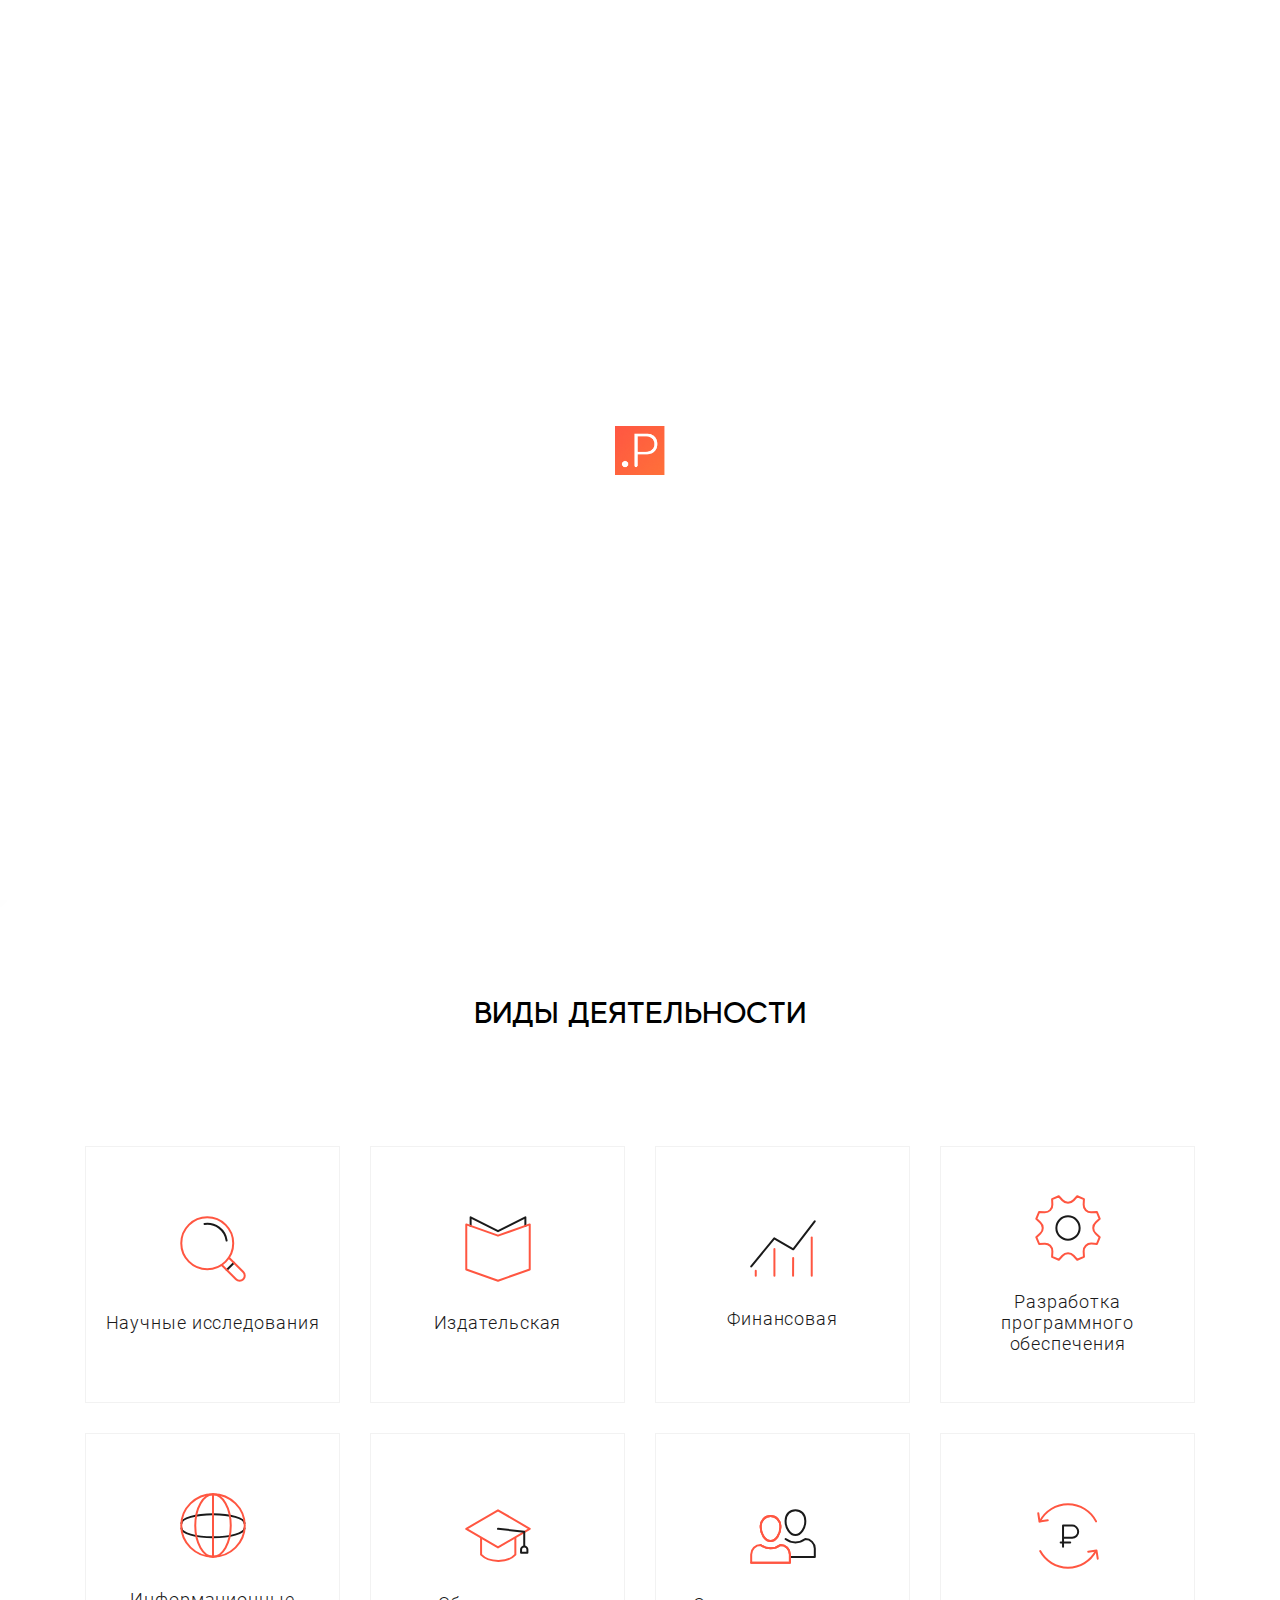
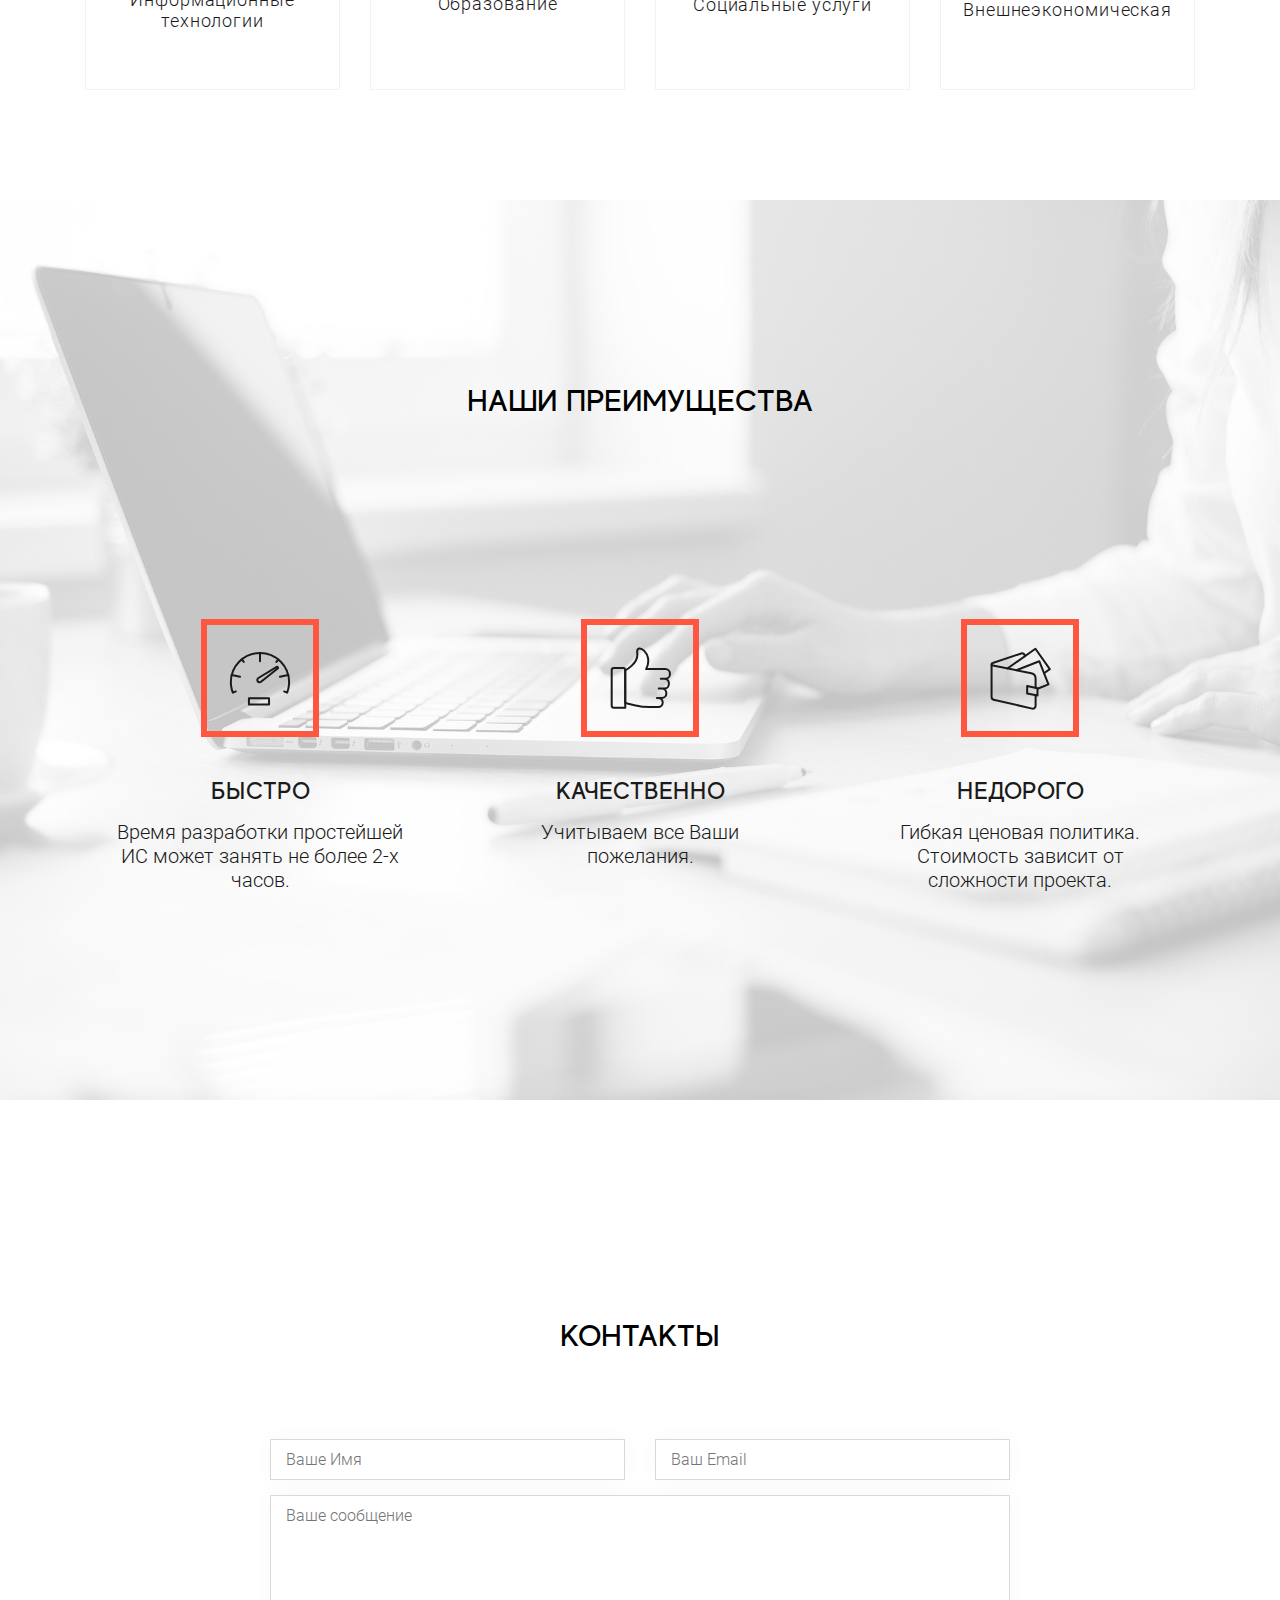
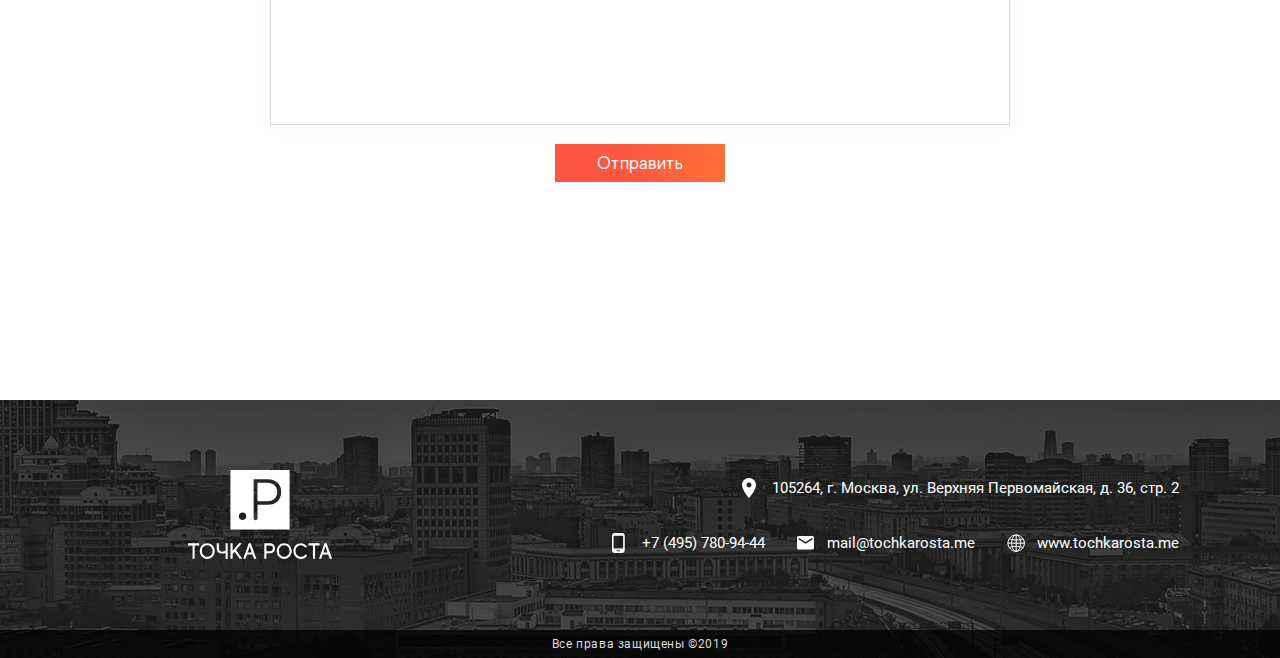
<file: cms_landing/index.html>
<!doctype html>
<html lang="en">
<head>
    <meta charset="UTF-8">
    <meta name="viewport"
          content="width=device-width, user-scalable=no, initial-scale=1.0, maximum-scale=1.0, minimum-scale=1.0">
    <meta http-equiv="X-UA-Compatible" content="ie=edge">
    <title>Точка роста</title>
    <link rel="apple-touch-icon" sizes="180x180" href="img/favicon_io/apple-touch-icon.png">
    <link rel="icon" type="image/png" sizes="32x32" href="img/favicon_io/favicon-32x32.png">
    <link rel="icon" type="image/png" sizes="16x16" href="img/favicon_io/favicon-16x16.png">
    <link rel="manifest" href="img/favicon_io/site.webmanifest">
    <link rel="stylesheet" href="css/preloader.css">
    <link rel="stylesheet" href="css/main.css">
</head>
<body>
<div class="preloader-cont">
    <div class="preloader">
        <div class="preloader-element"></div>
    </div>
</div>
<div class="main__wrapper">
    <header class="header">
        <div class="container">
            <div class="row">
                <div class="col">
                    <nav class="nav">
                        <ul>
                            <li><a class="active" href="#about">О компании</a></li>
                            <li><a href="#activity">Деятельность</a></li>
                            <li><a href="#advantages">преимущества</a></li>
                            <li><a href="#contacts">Контакты</a></li>
                        </ul>
                    </nav>
                </div>
                <div class="col hamburger_col">
                    <div class="hamburger">
                        <div class="line"></div>
                        <div class="line"></div>
                        <div class="line"></div>
                    </div>
                </div>
            </div>
        </div>
    </header>
    <main class="main">
        <div class="main__screen main__screen-1">
            <div class="anchor" id="about"></div>
            <div class="container">
                <div class="row link_row">
                    <div class="social-cont">
                        <ul>
                            <li class="vk"><a href="javascript:void(0);"></a></li>
                            <li class="facebook"><a href="javascript:void(0);"></a></li>
                            <li class="instagram"><a href="javascript:void(0);"></a></li>
                        </ul>
                    </div>
                    <div class="contact-cont">
                        <ul>
                            <li class="phone"><a href="tel:+74957809444">+7 (495) 780-94-44</a></li>
                            <li class="email"><a href="mailto:mail@tochkarosta.me">mail@tochkarosta.me</a></li>
                        </ul>
                    </div>
                </div>
                <div class="row content_row">
                    <div class="col">
                        <div class="title">
                            <a href="javascript:void(0)" class="logo"><img src="img/logo.svg" alt="логотип"></a>
                        </div>
                        <div class="description">ООО "Точка Роста" занимается научными исследованиями и разработками в
                            области общественных и гуманитарных наук. Цели деятельности - удовлетворение потребностей
                            населения в разнообразных высококачественных товарах и услугах, развитие предпринимательской
                            деятельности, разработка информационных систем
                        </div>
                    </div>
                </div>
                <div class="row">
                    <div class="col scroll_bottom-cont">
                        <a href="#activity" class="scroll_bottom"></a>
                    </div>
                </div>
            </div>
        </div>
        <div class="main__screen main__screen-2">
            <div class="anchor" id="activity"></div>
            <div class="container">
                <div class="row">
                    <div class="col">
                        <div class="title">виды Деятельности</div>
                    </div>
                </div>
                <div class="row content_row">
                    <div class="col-3">
                        <div class="content_cart">
                            <div class="wrapper">
                                <div class="img_cont">
                                    <img src="img/s2_img1.svg" alt="img">
                                </div>
                                <div class="description">Научные исследования</div>
                            </div>
                        </div>
                    </div>
                    <div class="col-3">
                        <div class="content_cart">
                            <div class="wrapper">
                                <div class="img_cont">
                                    <img src="img/s2_img2.svg" alt="img">
                                </div>
                                <div class="description">Издательская</div>
                            </div>
                        </div>
                    </div>
                    <div class="col-3">
                        <div class="content_cart">
                            <div class="wrapper">
                                <div class="img_cont">
                                    <img src="img/s2_img3.svg" alt="img">
                                </div>
                                <div class="description">Финансовая</div>
                            </div>
                        </div>
                    </div>
                    <div class="col-3">
                        <div class="content_cart">
                            <div class="wrapper">
                                <div class="img_cont">
                                    <img src="img/s2_img4.svg" alt="img">
                                </div>
                                <div class="description">Разработка программного обеспечения</div>
                            </div>
                        </div>
                    </div>
                    <div class="col-3">
                        <div class="content_cart">
                            <div class="wrapper">
                                <div class="img_cont">
                                    <img src="img/s2_img5.svg" alt="img">
                                </div>
                                <div class="description">Информационные технологии</div>
                            </div>
                        </div>
                    </div>
                    <div class="col-3">
                        <div class="content_cart">
                            <div class="wrapper">
                                <div class="img_cont">
                                    <img src="img/s2_img6.svg" alt="img">
                                </div>
                                <div class="description">Образование</div>
                            </div>
                        </div>
                    </div>
                    <div class="col-3">
                        <div class="content_cart">
                            <div class="wrapper">
                                <div class="img_cont">
                                    <img src="img/s2_img7.svg" alt="img">
                                </div>
                                <div class="description">Социальные услуги</div>
                            </div>
                        </div>
                    </div>
                    <div class="col-3">
                        <div class="content_cart">
                            <div class="wrapper">
                                <div class="img_cont">
                                    <img src="img/s2_img8.svg" alt="img">
                                </div>
                                <div class="description">Внешнеэкономическая</div>
                            </div>
                        </div>
                    </div>
                </div>
            </div>
        </div>
        <div class="main__screen main__screen-3">
            <div class="anchor" id="advantages"></div>
            <div class="container">
                <div class="row">
                    <div class="col">
                        <div class="title">Наши преимущества</div>
                    </div>
                </div>
                <div class="row">
                    <div class="col-4">
                        <div class="wrapper">
                            <div class="cart">
                                <div class="img_cont">
                                    <img src="img/s3_img1.svg" alt="img">
                                </div>
                                <div class="cart_title">БЫСТРО</div>
                                <div class="description">Время разработки простейшей ИС может занять
                                    не более 2-х часов.
                                </div>
                            </div>
                        </div>
                    </div>
                    <div class="col-4">
                        <div class="wrapper">
                            <div class="cart">
                                <div class="img_cont">
                                    <img src="img/s3_img2.svg" alt="img">
                                </div>
                                <div class="cart_title">КАЧЕСТВЕННО</div>
                                <div class="description">Учитываем все Ваши пожелания.</div>
                            </div>
                        </div>
                    </div>
                    <div class="col-4">
                        <div class="wrapper">
                            <div class="cart">
                                <div class="img_cont">
                                    <img src="img/s3_img3.svg" alt="img">
                                </div>
                                <div class="cart_title">НЕДОРОГО</div>
                                <div class="description">Гибкая ценовая политика. Стоимость зависит от сложности
                                    проекта.
                                </div>
                            </div>
                        </div>
                    </div>
                </div>
            </div>
        </div>
        <div class="main__screen main__screen-4">
            <div class="anchor" id="contacts"></div>
            <div class="container">
                <div class="row">
                    <div class="col">
                        <div class="title">КОнтакты</div>
                    </div>
                </div>
                <div class="row">
                    <div class="col">
                        <form class="row contact_form">
                            <label class="col-6">
                                <input class="name" type="text" placeholder="Ваше Имя">
                            </label>
                            <label class="col-6">
                                <input class="mail" type="email" placeholder="Ваш Email">
                            </label>
                            <label class="col-12">
                                <textarea class="message" placeholder="Ваше сообщение"></textarea>
                            </label>
                            <div class="col btn_cont">
                                <button type="submit" class="btn">Отправить</button>
                            </div>
                        </form>
                    </div>
                </div>
            </div>
        </div>
    </main>
    <footer class="footer">
        <div class="wrapper">
            <div class="container">
                <div class="row">
                    <div class="col-4">
                        <div class="footer_logo-wrapper">
                            <a href="javascript:void(0);" class="footer_logo-link">
                                <img src="img/footer_logo.svg" alt="логотип">
                            </a>
                        </div>
                    </div>
                    <div class="col-8 contact-cont">
                        <ul>
                            <li class="address"><a href="javascript:void(0);">105264, г. Москва, ул. Верхняя
                                Первомайская, д. 36, стр. 2</a></li>
                            <li class="phone_white"><a href="tel:+74957809444">+7 (495) 780-94-44</a></li>
                            <li class="email_white"><a href="mailto:mail@tochkarosta.me">mail@tochkarosta.me</a></li>
                            <li class="net"><a href="//www.tochkarosta.me">www.tochkarosta.me</a></li>
                        </ul>
                    </div>
                </div>
            </div>
        </div>
        <div class="wrapper">
            <div class="container">
                <div class="row">
                    <div class="col description">Все права защищены ©2019</div>
                </div>
            </div>
        </div>
    </footer>
    <a href="#about" class="arrow_top"></a>
</div>
<script src="js/main.js" defer></script>
<script src="js/preloader.js" ></script>
</body>
</html>
</file>
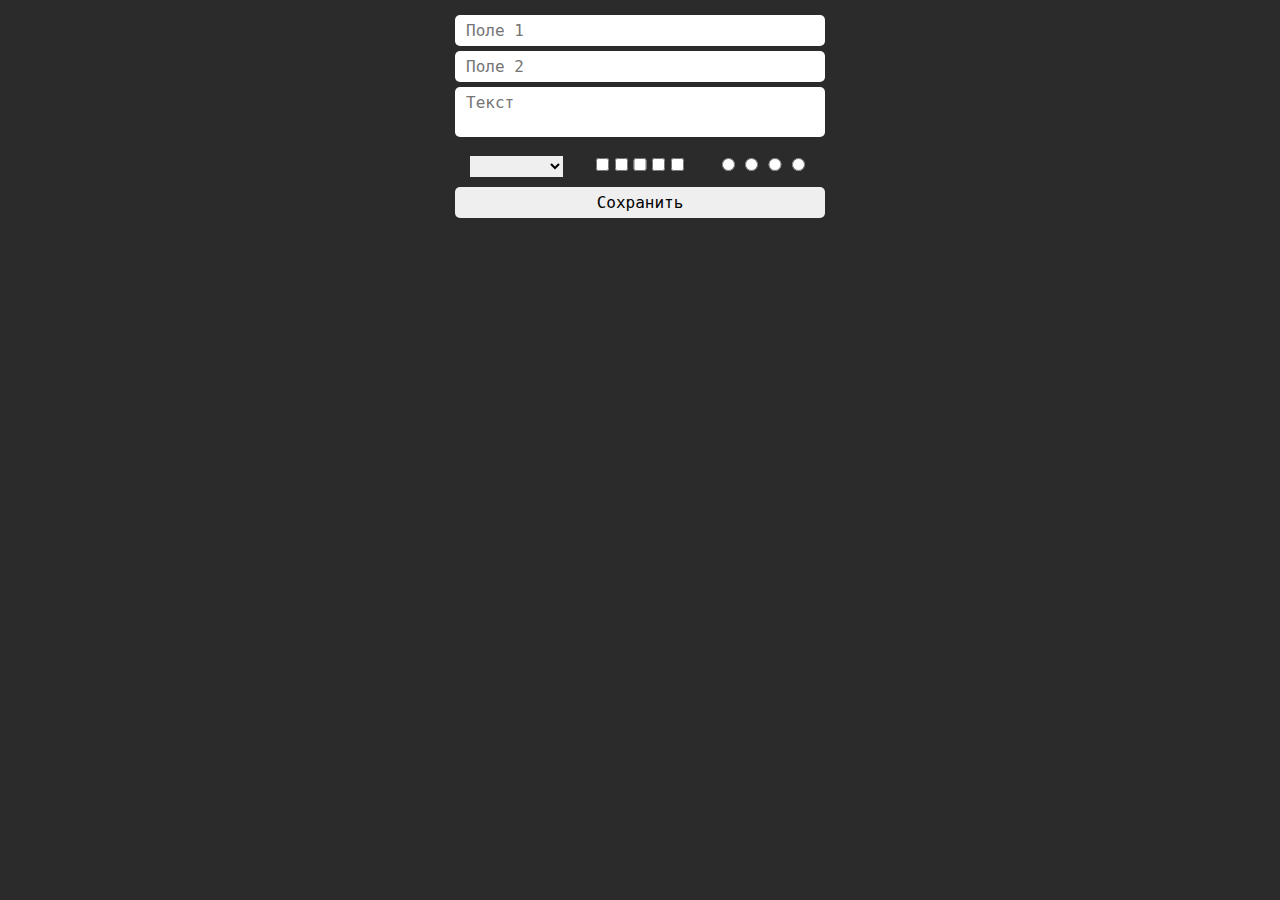
<file: cw11/index.html>
<!doctype html>
<html lang="en">
<head>
    <meta charset="UTF-8">
    <meta name="viewport"
          content="width=device-width, user-scalable=no, initial-scale=1.0, maximum-scale=1.0, minimum-scale=1.0">
    <meta http-equiv="X-UA-Compatible" content="ie=edge">
    <title>Document</title>
    <link rel="stylesheet" href="css/main.css">
</head>
<body>
<div class="wrapper">
    <div class="container">
        <form action="" class="form">
            <div class="inputs-cont cont">
                <label><input type="text" placeholder="Поле 1"></label>
                <label><input type="text" placeholder="Поле 2"></label>
                <label><textarea placeholder="Текст"></textarea></label>
            </div>
            <div class="select-cont cont">
                <label>
                    <select name="">
                        <option value=""></option>
                        <option value="1">City-1</option>
                        <option value="2">City-2</option>
                        <option value="3">City-3</option>
                    </select>
                </label>
            </div>
            <div class="checkbox-cont cont">
                <label><input type="checkbox"></label>
                <label><input type="checkbox"></label>
                <label><input type="checkbox"></label>
                <label><input type="checkbox"></label>
                <label><input type="checkbox"></label>
            </div>
            <div class="radio-cont cont">
                <label><input type="radio" name="radio"></label>
                <label><input type="radio" name="radio"></label>
                <label><input type="radio" name="radio"></label>
                <label><input type="radio" name="radio"></label>
            </div>
            <div class="btn-cont cont">
                <button class="btn" type="submit">Сохранить</button>
            </div>
        </form>
    </div>
</div>
<script src="js/jquery-3.5.1.min.js" defer></script>
<script src="js/main.js" defer></script>
</body>
</html>
</file>
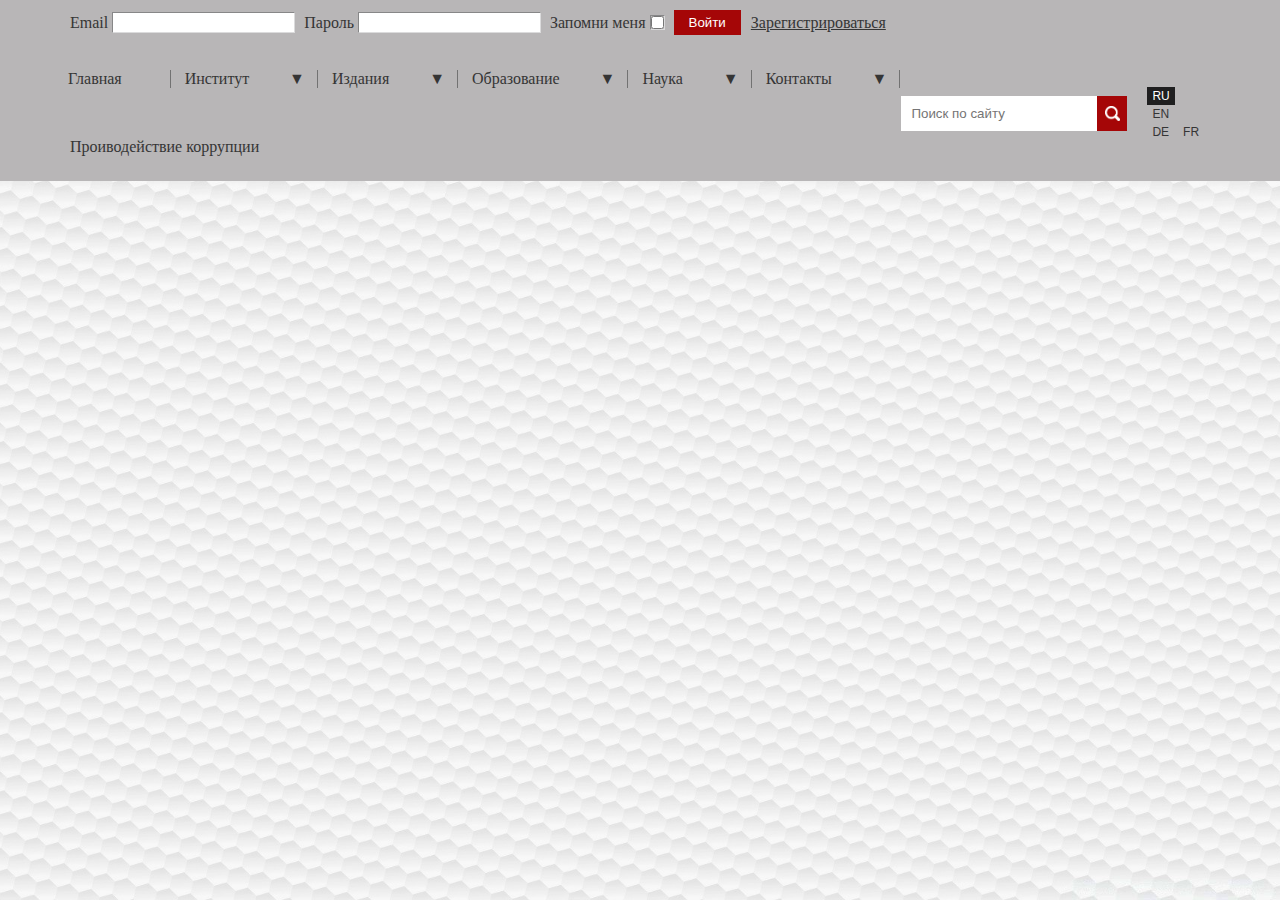
<file: hw3/index.html>
<!doctype html>
<html lang="en">
<head>
    <meta charset="UTF-8">
    <meta name="viewport"
          content="width=device-width, user-scalable=no, initial-scale=1.0, maximum-scale=1.0, minimum-scale=1.0">
    <meta http-equiv="X-UA-Compatible" content="ie=edge">
    <title>Home work 3</title>
    <link rel="stylesheet" href="css/main.css">
</head>
<body>
<header class="header">
    <div class="container header_cont">
        <div class="row header_row authorization_row">
            <form action="#" class="authorization_form">
                <ul>
                    <li>
                        <label>
                            <span>Email</span>
                            <input type="email">
                        </label>
                    </li>
                    <li>
                        <label>
                            <span>Пароль</span>
                            <input type="password">
                        </label>
                    </li>
                    <li>
                        <label>
                            <span>Запомни меня</span>
                            <input type="checkbox">
                        </label>
                    </li>
                    <li>
                        <button class="authorization_button">Войти</button>
                    </li>
                    <li>
                        <a href="javascript:void(0);" class="registration_link">Зарегистрироваться</a>
                    </li>
                </ul>
            </form>
        </div>
        <div class="row header_row nav_row">
            <nav class="flex_col nav_col">
                <ul class="nav_ul">
                    <li class="first_level_li">
                        <div class="first_level_content">
                            <a href="javascript:void(0);" class="main_page_link">Главная</a>
                        </div>
                    </li>
                    <li class="first_level_li">
                        <div class="first_level_content">
                            <span>Институт</span>
                            <span class="arrow-right">▼</span>
                        </div>
                        <div class="first_level_container popup_container">
                            <ul>
                                <li><a href="javascript:void(0);">Институт 1</a></li>
                                <li><a href="javascript:void(0);">Институт 2</a></li>
                            </ul>
                        </div>
                    </li>
                    <li class="first_level_li">
                        <div class="first_level_content">
                            <span>Издания</span>
                            <span class="arrow-right">▼</span>
                        </div>
                        <div class="first_level_container popup_container">
                            <ul>
                                <li><a href="javascript:void(0);">Lorem ipsum dolor sit amet, consectetur.</a></li>
                                <li><a href="javascript:void(0);">Lorem ipsum dolor sit amet, consectetur.</a></li>
                            </ul>
                        </div>
                    </li>
                    <li class="first_level_li">
                        <div class="first_level_content">
                            <span>Образование</span>
                            <span class="arrow-right">▼</span>
                        </div>
                        <div class="first_level_container popup_container">
                            <ul>
                                <li>
                                    <div class="popup_inner">
                                        <span>Сведения об образовательной организации</span>
                                        <span class="arrow-left">▼</span>
                                    </div>
                                    <div class="popup_container">
                                        <ul>
                                            <li><a href="javascript:void(0);">Основные сведения</a></li>
                                            <li><a href="javascript:void(0);">Структура и органы управления образовательной организацией</a></li>
                                            <li><a href="javascript:void(0);">Документы</a></li>
                                            <li>
                                                <div class="popup_inner">
                                                    <span>Образование</span>
                                                    <span class="arrow-left">▼</span>
                                                </div>
                                                <div class="popup_container">
                                                    <ul>
                                                        <li><a href="javascript:void(0);">Перечень образовательных программ</a></li>
                                                        <li>
                                                            <div class="popup_inner">
                                                                <span class="arrow-left">▼</span>
                                                                <span>Аспирантура</span>
                                                            </div>
                                                            <div class="popup_container popup_container_no_translate">
                                                                <ul>
                                                                    <li><a href="javascript:void(0);">Перечень
                                                                        направлений
                                                                        подготовки</a></li>
                                                                    <li><a href="javascript:void(0);">Расписание</a>
                                                                    </li>
                                                                    <li><a href="javascript:void(0);">Приемная
                                                                        кампания</a></li>
                                                                    <li><a href="javascript:void(0);">Информация для
                                                                        аспирантов и
                                                                        соискателей, зачисленных до 2014 г.</a></li>
                                                                </ul>
                                                            </div>
                                                        </li>
                                                        <li>
                                                            <div class="popup_inner">
                                                                <span class="arrow-left">▼</span>
                                                                <span>Магистратура</span>
                                                            </div>
                                                            <div class="popup_container popup_container_no_translate">
                                                                <ul>
                                                                    <li><a href="javascript:void(0);">Вариант 1</a></li>
                                                                    <li><a href="javascript:void(0);">Вариант 2</a></li>
                                                                    <li><a href="javascript:void(0);">Вариант 3</a></li>
                                                                    <li><a href="javascript:void(0);">Вариант 4</a></li>
                                                                </ul>
                                                            </div>
                                                        </li>
                                                        <li><a href="javascript:void(0);">Перекрытая ссылка</a></li>
                                                    </ul>
                                                </div>
                                            </li>
                                            <li><a href="javascript:void(0);">Образовательные стандарты</a></li>
                                            <li><a href="javascript:void(0);">Руководство. Педагогический состав</a>
                                            </li>
                                            <li><a href="javascript:void(0);">Материально-техническое обеспечение и
                                                оснащенность
                                                образовательного процесса</a></li>
                                            <li><a href="javascript:void(0);">Стипендии и иные виды материальной
                                                поддержки</a></li>
                                            <li><a href="javascript:void(0);">Платные образовательные услуги</a></li>
                                            <li><a href="javascript:void(0);">Финансово-хозяйственная
                                                деятельность</a></li>
                                            <li><a href="javascript:void(0);">Вакантные места для приема
                                                (перевода)</a></li>
                                        </ul>
                                    </div>
                                </li>
                            </ul>
                        </div>
                    </li>
                    <li class="first_level_li">
                        <div class="first_level_content">
                            <span>Наука</span>
                            <span class="arrow-right">▼</span>
                        </div>
                        <div class="first_level_container popup_container popup_container">
                            <ul>
                                <li><a href="javascript:void(0);">Наука 1</a></li>
                                <li><a href="javascript:void(0);">Наука 2</a></li>
                            </ul>
                        </div>
                    </li>
                    <li class="first_level_li">
                        <div class="first_level_content">
                            <span>Контакты</span>
                            <span class="arrow-right">▼</span>
                        </div>
                        <div class="first_level_container popup_container popup_container">
                            <ul>
                                <li><a href="javascript:void(0);">Контакт 1</a></li>
                                <li><a href="javascript:void(0);">Контакт 2</a></li>
                            </ul>
                        </div>
                    </li>
                    <li class="first_level_li first_level_content">
                        <div class="first_level_content">
                            <a href="javascript:void(0);">Проиводействие коррупции</a>
                        </div>
                    </li>
                </ul>
            </nav>
            <form action="" class="flex_col search_col">
                <div class="search_container">
                    <label>
                        <input type="search" placeholder="Поиск по сайту">
                    </label>
                    <button class="search_button" type="submit">
                        <span class="search"></span>
                    </button>
                </div>
            </form>
            <div class="lang_col">
                <div class="lang_col_inner">
                    <div class="row">
                        <div class="col">
                            <a href="javascript:void(0);" class="active_lang">ru</a>
                            <a href="javascript:void(0);">en</a>
                        </div>
                    </div>
                    <div class="row">
                        <div class="col">
                            <a href="javascript:void(0);">de</a>
                            <a href="javascript:void(0);">fr</a>
                        </div>
                    </div>
                </div>
            </div>
        </div>
    </div>
</header>
<main class="main"></main>
</body>
</html>
</file>
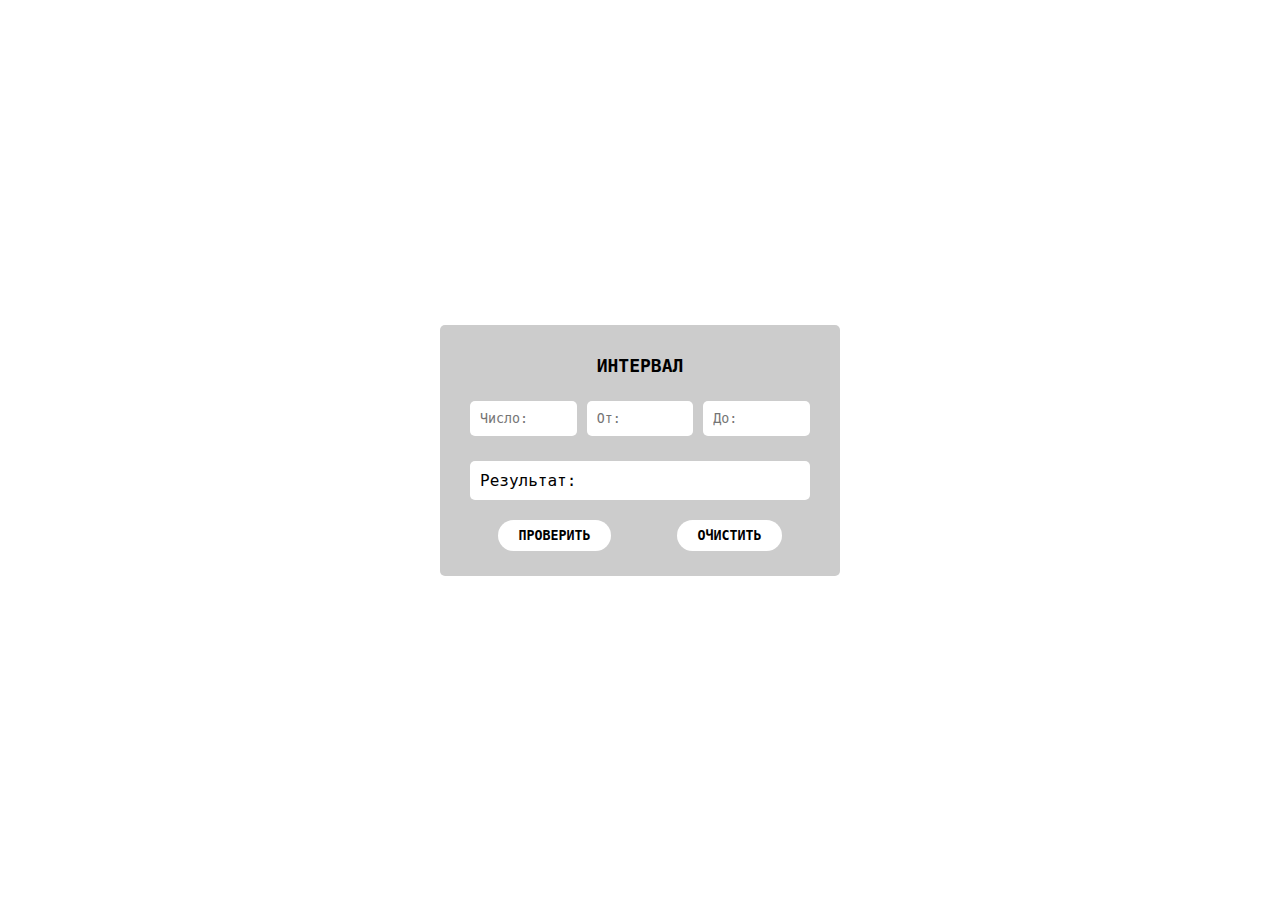
<file: hw3js/index.html>
<!doctype html>
<html lang="en">
<head>
    <meta charset="UTF-8">
    <meta name="viewport"
          content="width=device-width, user-scalable=no, initial-scale=1.0, maximum-scale=1.0, minimum-scale=1.0">
    <meta http-equiv="X-UA-Compatible" content="ie=edge">
    <title>Document</title>
    <link rel="stylesheet" href="css/main.css">
</head>
<body>
<div class="container">
    <div class="interval">
    </div>
    <form action="#">
        <div>
            <span>Интервал</span>
        </div>
        <label>
            <input type="number" id="num"  class="input" placeholder="Число:">
        </label>
        <label>
            <input type="number" id="min"  class="input" placeholder="От:">
        </label>
        <label>
            <input type="number" id="max"  class="input" placeholder="До:">
        </label>
        <div class="result">
            <div>
                <span>Результат:</span>
                <span id="result"></span>
            </div>
        </div>
        <button type="button" class="button">Проверить</button>
        <button type="button" class="button">Очистить</button>
    </form>
</div>
<script src="js/main.js"></script>
</body>
</html>
</file>
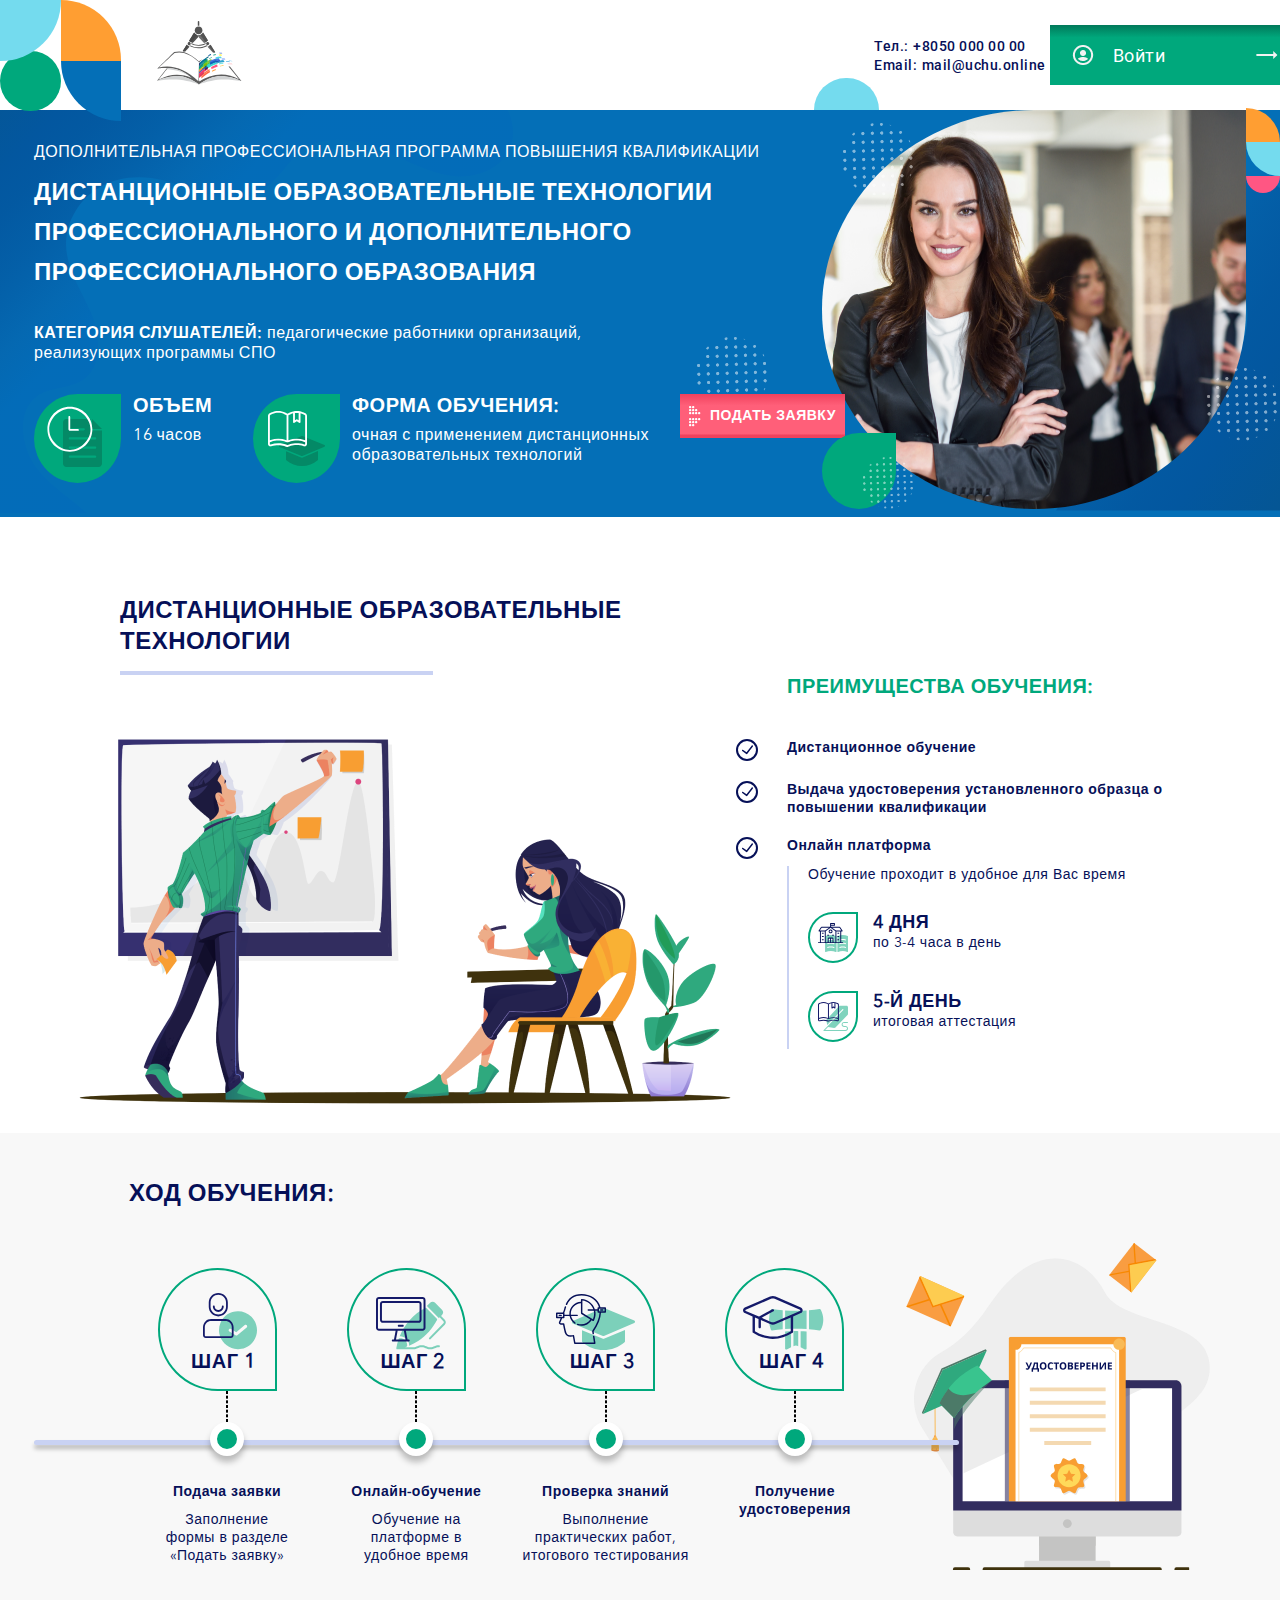
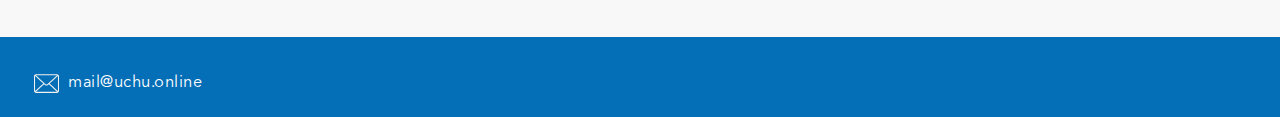
<file: hw4/index.html>
<!doctype html>
<html lang="en">
<head>
    <meta charset="UTF-8">
    <meta name="viewport"
          content="width=device-width, user-scalable=no, initial-scale=1.0, maximum-scale=1.0, minimum-scale=1.0">
    <meta http-equiv="X-UA-Compatible" content="ie=edge">
    <title>Home work 4</title>
    <link rel="stylesheet" href="css/main.css">
    <link rel="apple-touch-icon" sizes="180x180" href="img/favicon_io/apple-touch-icon.png">
    <link rel="icon" type="image/png" sizes="32x32" href="img/favicon_io/favicon-32x32.png">
    <link rel="icon" type="image/png" sizes="16x16" href="img/favicon_io/favicon-16x16.png">
    <link rel="manifest" href="img/favicon_io/site.webmanifest">
</head>
<body>
<header class="header flex">
    <div class="header__geometric-first">
        <div class="graphic header__graphic-first">
            <div class="green"></div>
            <div class="cian"></div>
            <div class="orange"></div>
            <div class="blue"></div>
        </div>
    </div>
    <div class="container header__container flex">
        <div class="header__logo-container header__container_inner flex">
            <a href="/" class="logo button">
                <img src="img/logo.svg" alt="logo">
            </a>
        </div>
        <div class="header__container_inner flex">
            <div class="header__graphic-second">
                <div class="graphic">
                    <div class="cian"></div>
                </div>
            </div>
            <ul class="header__contacts">
                <li>
                    <span>Тел.:</span>
                    <a href="tel:+80500000000" class="tel">+8050 000 00 00</a>
                </li>
                <li>
                    <span>Email:</span>
                    <a href="mailto:mail@uchu.online" class="email">mail@uchu.online</a>
                </li>
            </ul>
            <div class="header__authorization">
                <a href="javascript:void(0);" class="sign-in flex button">
                    <img src="img/avatar.png" alt="avatar">
                    <span>Войти</span>
                    <img src="img/vector.svg" alt="vector">
                </a>
            </div>
        </div>
    </div>
    <div class="header__geometric-last">
        <div class="graphic header__graphic-last">
            <div class="green"></div>
        </div>
    </div>
</header>
<main class="box">
    <div class="box__first flex">
        <div class="bg-left_svg">
            <img src="img/bg_left_b1.svg" alt="svg">
        </div>
        <div class="container box__first-container flex">
            <div class="box__first-container-inner">
                <div class="text-row flex">
                    <div>Дополнительная профессиональная программа повышения квалификации</div>
                    <div>Дистанционные образовательные технологии профессионального и дополнительного профессионального образования</div>
                    <div>
                        <span>Категория слушателей:</span>
                        <span>педагогические работники организаций, реализующих программы СПО</span>
                    </div>
                </div>
                <div class="education_row flex">
                    <div class="time flex">
                        <div class="box__first-graphic flex">
                            <img src="img/bx1_1.svg" alt="svg">
                        </div>
                        <div class="text-cont">
                            <div>Объем</div>
                            <div>16 часов</div>
                        </div>
                    </div>
                    <div class="education flex">
                        <div class="box__first-graphic flex">
                            <img src="img/bx1_2.svg" alt="svg">
                        </div>
                        <div class="text-cont">
                            <div>Форма обучения:</div>
                            <div>очная с применением дистанционных образовательных технологий</div>
                        </div>
                        <div class="link_container">
                            <div class="link_container-inner">
                                <span class="svg-element"></span>
                                <a href="javascript:void(0);" class="link flex button">
                                    <img src="img/link_svg.svg" alt="svg" class="link-svg">
                                    <span>подать заявку</span>
                                </a>
                            </div>
                        </div>
                    </div>
                </div>
            </div>
            <div class="box__first-container-inner">
                <div class="photo-cont">
                    <div class="photo"></div>
                    <div class="svg-element svg-element-1"></div>
                    <div class="svg-element svg-element-2"></div>
                    <div class="box__first-graphic">
                        <div class="relative_cont">
                            <div class="svg-element svg-element-3"></div>
                        </div>
                    </div>
                </div>
            </div>
        </div>
        <div class="box__first-geometric">
            <div class="graphic">
                <div class="orange"></div>
                <div class="cian"></div>
                <div class="pink"></div>
            </div>
        </div>
        <div class="bg-right_svg">
            <img src="img/bg_rigth_b1.svg" alt="svg">
        </div>
    </div>
    <div class="box__second">
        <div class="box__second-container container">
            <div class="row box__second-row_1">
                <div class="title">Дистанционные образовательные технологии</div>
                <div class="h-line"></div>
            </div>
            <div class="row box__second-row_2">
                <div class="col-6 box__second-col box__second-col-1">
                    <img src="img/second_box_img.png" alt="img">
                </div>
                <div class="col-6 box__second-col box__second-col-2">
                    <div class="title_level-2">преимущества обучения:</div>
                    <ul class="box__second-list">
                        <li class="flex">
                        <span class="check">
                            <span class="check_line line-1"></span>
                            <span class="check_line line-2"></span>
                        </span>
                            <span>Дистанционное обучение</span></li>
                        <li class="flex">
                        <span class="check">
                            <span class="check_line line-1"></span>
                            <span class="check_line line-2"></span>
                        </span>
                            <span>Выдача удостоверения установленного образца о повышении квалификации</span>
                        </li>
                        <li class="flex">
                        <span class="check">
                            <span class="check_line line-1"></span>
                            <span class="check_line line-2"></span>
                        </span>
                            <span>Онлайн платформа</span>
                        </li>
                        <li>
                            <ul class="second-list-inner">
                                <li>Обучение проходит в удобное для Вас время</li>
                                <li class="flex second-list-li">
                                    <div class="box__first-graphic li-graphic flex">
                                        <img src="img/bx2_1.svg" alt="svg">
                                    </div>
                                    <div class="li-content">
                                        <span>4 дня</span>
                                        <span>по 3-4 часа в день</span>
                                    </div>
                                </li>
                                <li class="flex second-list-li">
                                    <div class="box__first-graphic li-graphic flex">
                                        <img src="img/bx2_2.svg" alt="svg">
                                    </div>
                                    <div class="li-content">
                                        <span>5-й день</span>
                                        <span>итоговая аттестация</span>
                                    </div>
                                </li>
                            </ul>
                        </li>
                    </ul>
                </div>
            </div>
        </div>
    </div>
    <div class="box__third flex">
        <div class="box__third-container container">
            <div class="row box__third-row box__third-row-1">
                <div class="title title-2">ход обучения:</div>
            </div>
            <div class="row box__third-row box__third-row-2">
                <div class="row box__third-inner_row">
                    <div class="col row-container">
                        <div class="row row-step">
                            <div class="col col-step col-step-1">
                                <div class="col-step-inner">
                                    <img src="img/bx3_1.svg" alt="svg">
                                    <span class="title">шаг 1</span>
                                </div>
                                <div class="dashed-line"></div>
                                <div class="circle"></div>
                                <div class="col col-cont col-cont-1">
                                    <span>Подача заявки</span>
                                    <span>Заполнение формы в разделе «Подать заявку»</span>
                                </div>
                            </div>
                            <div class="col col-step col-step-2">
                                <div class="col-step-inner">
                                    <img src="img/bx3_2.svg" alt="svg">
                                    <span class="title">шаг 2</span>
                                </div>
                                <div class="dashed-line"></div>
                                <div class="circle"></div>
                                <div class="col col-cont col-cont-2">
                                    <span>Онлайн-обучение</span>
                                    <span>Обучение на платформе в удобное время</span>
                                </div>
                            </div>
                            <div class="col col-step col-step-3">
                                <div class="col-step-inner">
                                    <img src="img/bx3_3.svg" alt="svg">
                                    <span class="title">шаг 3</span>
                                </div>
                                <div class="dashed-line"></div>
                                <div class="circle"></div>
                                <div class="col col-cont col-cont-3">
                                    <span>Проверка знаний</span>
                                    <span>Выполнение практических работ, итогового тестирования</span>
                                </div>
                            </div>
                            <div class="col col-step col-step-4">
                                <div class="col-step-inner">
                                    <img src="img/bx3_4.svg" alt="svg">
                                    <span class="title">шаг 4</span>
                                </div>
                                <div class="dashed-line"></div>
                                <div class="circle"></div>
                                <div class="col col-cont col-cont-4">
                                    <span>Получение удостоверения</span>
                                </div>
                            </div>
                        </div>
                        <div class="h-line-cont">
                            <div class="row h-line row-h-line"></div>
                        </div>
                    </div>
                    <div class="col col-container">
                        <img src="img/bx3_img.svg" alt="svg">
                    </div>
                </div>
            </div>
        </div>
    </div>
</main>
<footer class="footer">
    <div class="footer__container container">
        <a href="mailto:mail@uchu.online" class="mail flex button">
            <img src="img/email.svg" alt="email" class="mail-img">
            <span>mail@uchu.online</span>
        </a>
    </div>
</footer>
</body>
</html>
</file>
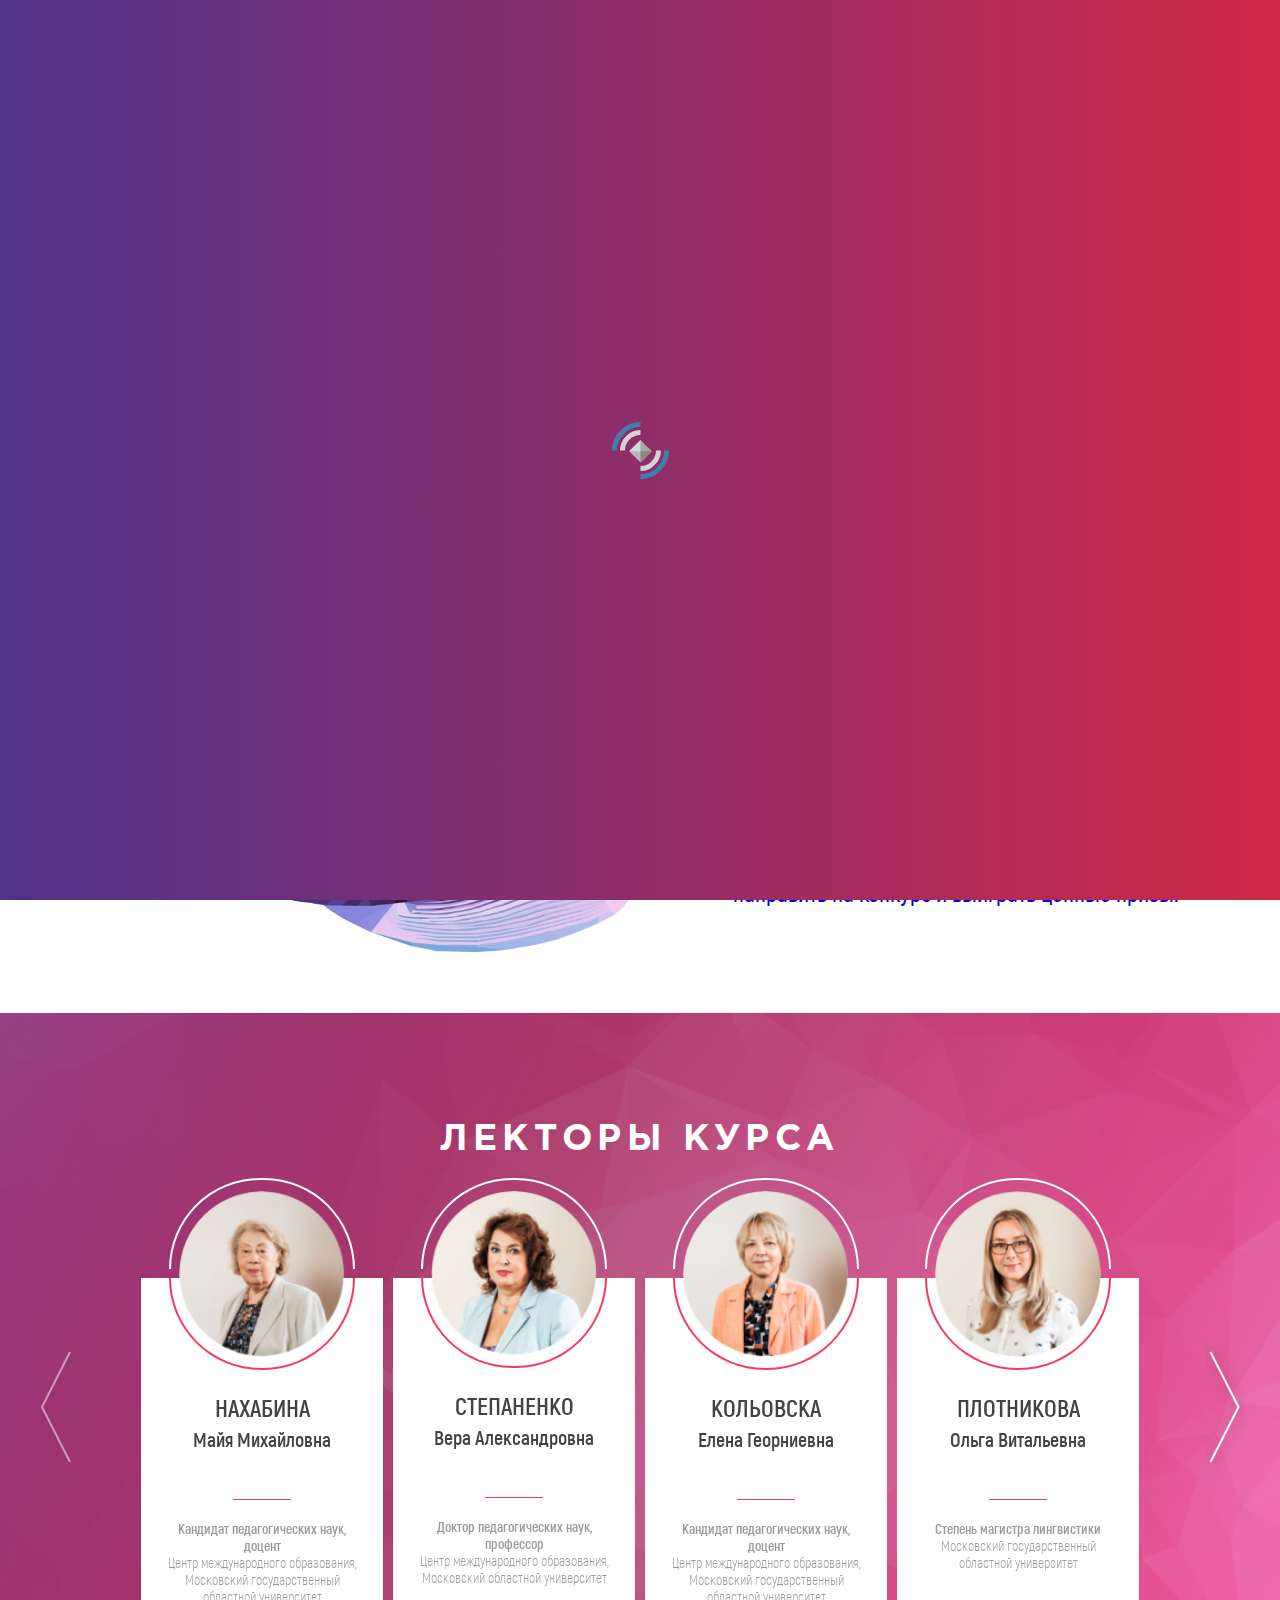
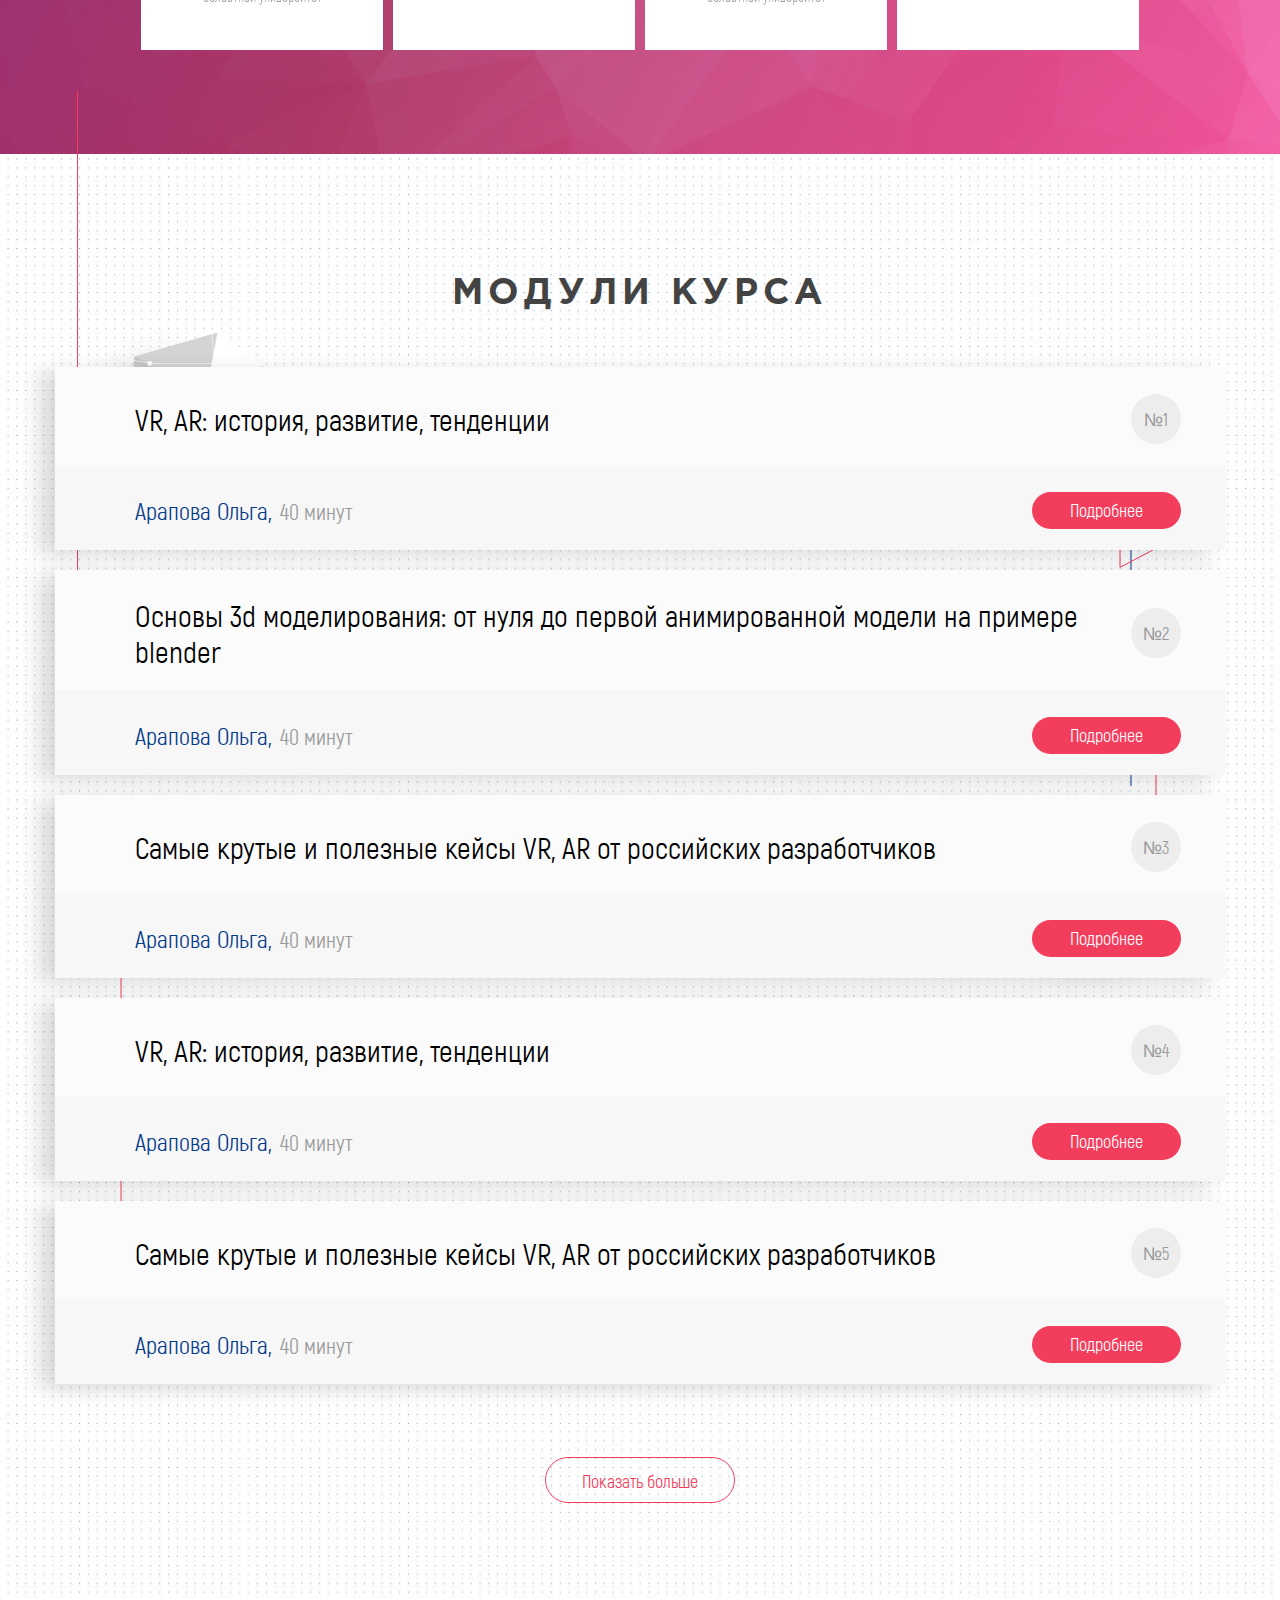
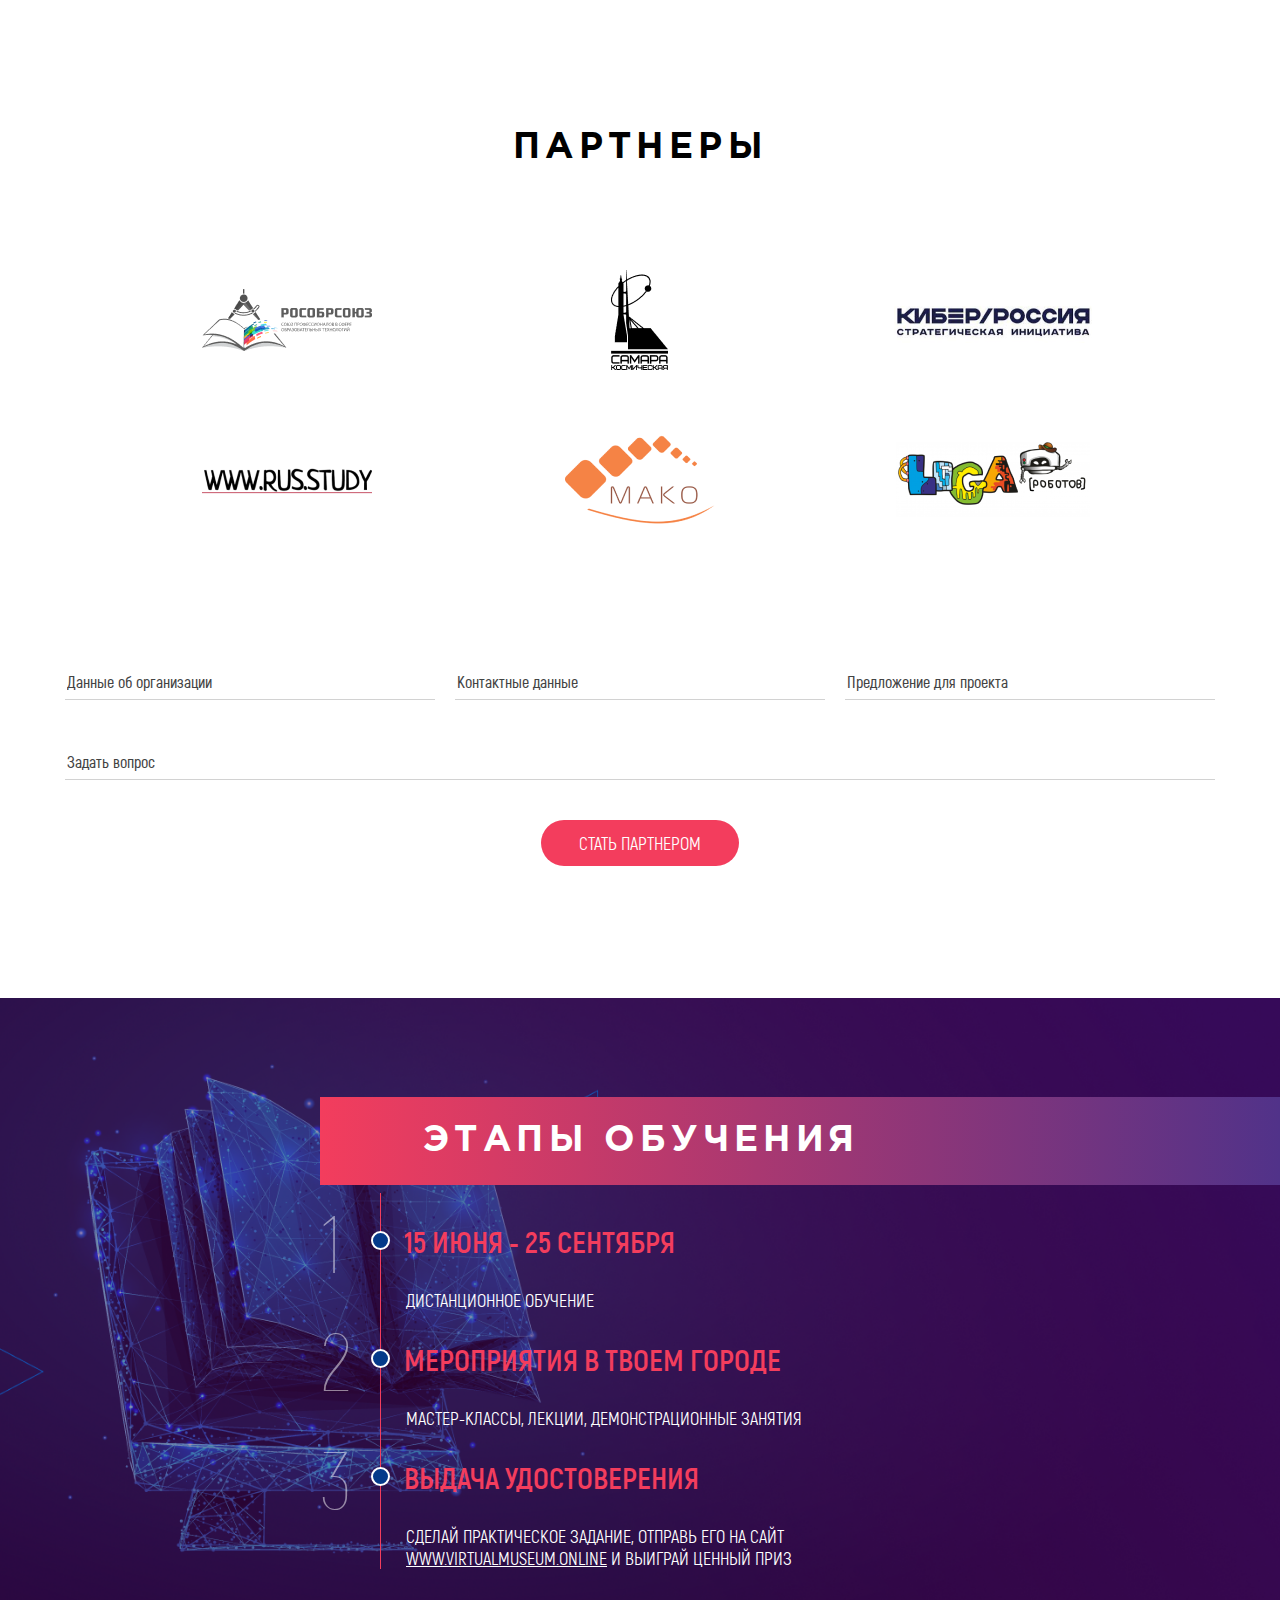
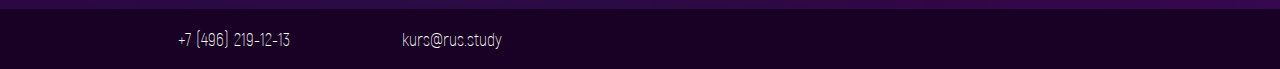
<file: hw5/index.html>
<!doctype html>
<html lang="en">
<head>
    <meta charset="UTF-8">
    <meta name="viewport"
          content="width=device-width, user-scalable=no, initial-scale=1.0, maximum-scale=1.0, minimum-scale=1.0">
    <meta http-equiv="X-UA-Compatible" content="ie=edge">
    <title>Home work 5</title>
    <link rel="apple-touch-icon" sizes="180x180" href="img/favicon_io/apple-touch-icon.png">
    <link rel="icon" type="image/png" sizes="32x32" href="img/favicon_io/favicon-32x32.png">
    <link rel="icon" type="image/png" sizes="16x16" href="img/favicon_io/favicon-16x16.png">
    <link rel="manifest" href="img/favicon_io/site.webmanifest">
    <link rel="stylesheet" href="css/main.css">
</head>
<body>
<div class="preloader-cont">
    <div class="preloader">
        <div class="preloader-element"></div>
    </div>
</div>
<div class="section-1">
    <div class="graphic_element"></div>
    <div class="wrapper container">
        <div class="section_inner container">
            <header class="header">
                <div class="header_container">
                    <div class="row">
                        <div class="logo_wrapper flex">
                            <div class="logo_cont">
                                <a href="/" class="logo">
                                    <img src="img/logo.svg" alt="img">
                                </a>
                            </div>
                            <div class="logo-2_cont">
                                <a href="javascript:void(0)" class="logo-2">
                                    <img src="img/logo2.svg" alt="img">
                                </a>
                            </div>
                        </div>
                        <nav class="navigation_cont">
                            <ul class="flex">
                                <li class="active"><a href="javascript:void(0)">о курсе</a></li>
                                <li><a href="#s3">лекторы курса</a></li>
                                <li><a href="#s4">модули курса</a></li>
                                <li><a href="javascript:void(0)">программа повышения квалификации</a></li>
                                <li><a href="javascript:void(0)">регистрация</a></li>
                                <li><a href="#s5">контакты и обратная связь</a></li>
                            </ul>
                        </nav>
                        <div class="header_link_cont">
                            <a href="javascript:void(0)" class="link">начать обучение</a>
                        </div>
                        <div class="login_cont link">
                            <span>войти</span>
                        </div>
                        <ul class="hamburger">
                            <li class="line line-1"></li>
                            <li class="line line-2"></li>
                            <li class="line line-3"></li>
                        </ul>
                    </div>
                </div>
            </header>
            <div class="col_container">
                <div class="col">
                    <div class="row">
                        <div class="title title_s1">VR/AR технологии</div>
                        <div class="title-2">и их использование в медиапространстве</div>
                    </div>
                    <div class="row">
                        <ul class="list_cont flex">
                            <li>
                                <div>
                                    <img src="img/img1_s1.svg" alt="img">
                                </div>
                                <span>Интерактивные лекции с дополнительным материалом</span>
                            </li>
                            <li>
                                <div>
                                    <img src="img/img2_s1.svg" alt="img">
                                </div>
                                <span>Авторы разных университетов</span>
                            </li>
                            <li>
                                <div>
                                    <img src="img/img3_s1.svg" alt="img">
                                </div>
                                <span>Раскрытие актуальных тем</span>
                            </li>
                            <li>
                                <div>
                                    <img src="img/img4_s1.svg" alt="img">
                                </div>
                                <span>Овладение основами перспективной профессии</span>
                            </li>
                        </ul>
                    </div>
                </div>
            </div>
        </div>
        <div class="container">
            <div class="container_inner">
                <ul class="row list_info_cont">
                    <li>
                        <div>Дата проведения</div>
                        <div>15 июня - 25 сентября</div>
                    </li>
                    <li>
                        <div>Формат обучения</div>
                        <div>Очно-заочный</div>
                    </li>
                    <li>
                        <div>Стоимость</div>
                        <div>Бесплатно</div>
                    </li>
                </ul>
            </div>
        </div>
    </div>
    <div class="graphic_element"></div>
</div>
<main class="content">
    <div class="section-2">
        <div class="container">
            <div class="row">
                <div class="col col_1">
                    <span class="col_inner">
                        <span class="title title_s2">о курсе</span>
                    </span>
                </div>
                <div class="col col_2">
                    <div class="col_inner">
                        <span>Этот курс об истории, тенденциях, самых интересных VR и AR кейсах в медиаиндустрии. Вы 
                            не только узнаете теорию, но и сами научитесь делать первые проекты, которые можно сразу
                            <a href="javascript:void(0)">направить на конкурс и выиграть ценные призы.</a>
                        </span>
                    </div>
                </div>
            </div>
        </div>
    </div>
    <div class="section-3">
        <div class="anchor" id="s3"></div>
        <div class="container">
            <div class="row title title_s3">лекторы курса</div>
            <div class="row slider-row">
                <ul class="col slider responsive">
                    <li>
                        <div class="slider_content">
                            <div class="slider_content_inner">
                                <div class="img">
                                    <img src="img/slider_img1.png" alt="img"></div>
                                <div class="name">
                                    <div>Нахабина</div>
                                    <div>Майя Михайловна</div>
                                </div>
                                <div class="h_line"></div>
                                <div class="description">
                                    <div>Кандидат педагогических наук, доцент</div>
                                    <div>Центр международного образования, Московский государственный областной университет</div>
                                </div>
                            </div>
                        </div>
                    </li>
                    <li>
                        <div class="slider_content">
                            <div class="slider_content_inner">
                                <div class="img">
                                    <img src="img/slider_img2.png" alt="img"></div>
                                <div class="name">
                                    <div>степаненко</div>
                                    <div>Вера Александровна</div>
                                </div>
                                <div class="h_line"></div>
                                <div class="description">
                                    <div>Доктор педагогических наук, профессор</div>
                                    <div>Центр международного образования, Московский областной университет</div>
                                </div>
                            </div>
                        </div>
                    </li>
                    <li>
                        <div class="slider_content">
                            <div class="slider_content_inner">
                                <div class="img">
                                    <img src="img/slider_img3.png" alt="img"></div>
                                <div class="name">
                                    <div>кольовска</div>
                                    <div>Елена Георниевна</div>
                                </div>
                                <div class="h_line"></div>
                                <div class="description">
                                    <div>Кандидат педагогических наук, доцент</div>
                                    <div>Центр международного образования, Московский государственный областной университет</div>
                                </div>
                            </div>
                        </div>
                    </li>
                    <li>
                        <div class="slider_content">
                            <div class="slider_content_inner">
                                <div class="img"><img src="img/slider_img4.png" alt="img"></div>
                                <div class="name">
                                    <div>плотникова</div>
                                    <div>Ольга Витальевна</div>
                                </div>
                                <div class="h_line"></div>
                                <div class="description">
                                    <div>Степень магистра лингвистики</div>
                                    <div>Московский государственный областной университет</div>
                                </div>
                            </div>
                        </div>
                    </li>
                    <li>
                        <div class="slider_content">
                            <div class="slider_content_inner">
                                <div class="img">
                                    <img src="img/slider_img1.png" alt="img"></div>
                                <div class="name">
                                    <div>Нахабина</div>
                                    <div>Майя Михайловна</div>
                                </div>
                                <div class="h_line"></div>
                                <div class="description">
                                    <div>Кандидат педагогических наук, доцент</div>
                                    <div>Центр международного образования, Московский государственный областной университет</div>
                                </div>
                            </div>
                        </div>
                    </li>
                    <li>
                        <div class="slider_content">
                            <div class="slider_content_inner">
                                <div class="img">
                                    <img src="img/slider_img2.png" alt="img"></div>
                                <div class="name">
                                    <div>степаненко</div>
                                    <div>Вера Александровна</div>
                                </div>
                                <div class="h_line"></div>
                                <div class="description">
                                    <div>Доктор педагогических наук, профессор</div>
                                    <div>Центр международного образования, Московский областной университет</div>
                                </div>
                            </div>
                        </div>
                    </li>
                    <li>
                        <div class="slider_content">
                            <div class="slider_content_inner">
                                <div class="img">
                                    <img src="img/slider_img3.png" alt="img"></div>
                                <div class="name">
                                    <div>кольовска</div>
                                    <div>Елена Георниевна</div>
                                </div>
                                <div class="h_line"></div>
                                <div class="description">
                                    <div>Кандидат педагогических наук, доцент</div>
                                    <div>Центр международного образования, Московский государственный областной университет</div>
                                </div>
                            </div>
                        </div>
                    </li>
                    <li>
                        <div class="slider_content">
                            <div class="slider_content_inner">
                                <div class="img"><img src="img/slider_img4.png" alt="img"></div>
                                <div class="name">
                                    <div>плотникова</div>
                                    <div>Ольга Витальевна</div>
                                </div>
                                <div class="h_line"></div>
                                <div class="description">
                                    <div>Степень магистра лингвистики</div>
                                    <div>Московский государственный областной университет</div>
                                </div>
                            </div>
                        </div>
                    </li>
                </ul>
            </div>
        </div>
    </div>
    <div class="section-4">
        <div id="s4" class="anchor"></div>
        <div class="graphic_element"></div>
        <div class="container">
            <div class="section_4_content">
                <div class="row title title_s4">модули курса</div>
                <ul class="row modules">
                    <li>
                        <div class="description">
                            <span>VR, AR: история, развитие, тенденции </span>
                            <span class="circle_number">№1</span>
                        </div>
                        <div>
                           <span>
                                <a href="javascript:void(0)" class="name">арапова ольга,</a>
                                <span class="time">40 минут</span>
                           </span>
                            <a href="javascript:void(0)" class="link">Подробнее</a>
                        </div>
                    </li>
                    <li>
                        <div class="description">
                        <span>Основы 3d моделирования: от нуля до первой анимированной модели на примере blender</span>
                            <span class="circle_number">№2</span>
                        </div>
                        <div>
                            <span>
                                <a href="javascript:void(0)" class="name">арапова ольга,</a>
                                <span class="time">40 минут</span>
                            </span>
                            <a href="javascript:void(0)" class="link">Подробнее</a>
                        </div>
                    </li>
                    <li>
                        <div class="description">
                            <span>Самые крутые и полезные кейсы  VR, AR от российских разработчиков</span>
                            <span class="circle_number">№3</span>
                        </div>
                        <div>
                            <span>
                                <a href="javascript:void(0)" class="name">арапова ольга,</a>
                                <span class="time">40 минут</span>
                            </span>
                            <a href="javascript:void(0)" class="link">Подробнее</a>
                        </div>
                    </li>
                    <li>
                        <div class="description">
                            <span>VR, AR: история, развитие, тенденции </span>
                            <span class="circle_number">№4</span>
                        </div>
                        <div>
                            <span>
                                <a href="javascript:void(0)" class="name">арапова ольга,</a>
                                <span class="time">40 минут</span>
                            </span>
                            <a href="javascript:void(0)" class="link">Подробнее</a>
                        </div>
                    </li>
                    <li>
                        <div class="description">
                            <span>Самые крутые и полезные кейсы  VR, AR от российских разработчиков</span>
                            <span class="circle_number">№5</span>
                        </div>
                        <div>
                            <span>
                                <a href="javascript:void(0)" class="name">арапова ольга,</a>
                                <span class="time">40 минут</span>
                            </span>
                            <a href="javascript:void(0)" class="link">Подробнее</a>
                        </div>
                    </li>
                </ul>
                <div class="view_more">
                    <a href="javascript:void(0)" class="link">показать больше</a>
                </div>
            </div>
        </div>
    </div>
    <div class="section-5">
        <div class="anchor" id="s5"></div>
        <div class="container">
            <div class="row title title_s5">Партнеры</div>
            <div class="row">
                <div class="link_col flex">
                    <a href="javascript:void(0)"><img src="img/img1_s5.png" alt="link"></a>
                    <a href="javascript:void(0)"><img src="img/img2_s5.png" alt="link"></a>
                    <a href="javascript:void(0)"><img src="img/img3_s5.png" alt="link"></a>
                    <a href="javascript:void(0)"><img src="img/img4_s5.png" alt="link"></a>
                    <a href="javascript:void(0)"><img src="img/img5_s5.png" alt="link"></a>
                    <a href="javascript:void(0)"><img src="img/img6_s5.png" alt="link"></a>
                </div>
            </div>
            <div class="row form_row">
                <form action="#" class="feedback">
                    <label>
                        <input name="organization_info" placeholder="Данные об организации">
                    </label>
                    <label>
                        <input name="contacts" placeholder="Контактные данные">
                    </label>
                    <label>
                        <input name="project" placeholder="Предложение для проекта">
                    </label>
                    <label>
                        <input name="questions" placeholder="Задать вопрос">
                    </label>
                    <button class="submit link" type="button">Стать партнером</button>
                </form>
            </div>
        </div>
    </div>
    <div class="section-6">
        <div class="container">
            <div class="row">
                <div class="col">
                    <div class="title title_s6">этапы обучения</div>
                    <ul class="list">
                        <li>
                            <div class="title-2">
                                <span class="number">1</span>
                                <span class="circle"></span>
                                <span>15 июня - 25 сентября</span>
                            </div>
                            <div>дистанционное обучение</div>
                        </li>
                        <li>
                            <div class="title-2">
                                <span class="number">2</span>
                                <span class="circle"></span>
                                <span>мероприятия в твоем городе</span>
                            </div>
                            <div>мастер-классы, лекции, демонстрационные занятия</div>
                        </li>
                        <li>
                            <div class="title-2">
                                <span class="number">3</span>
                                <span class="circle"></span>
                                <span>выдача удостоверения</span>
                            </div>
                            <div>
                                сделай практическое задание, отправь его на сайт
                                <a href="//www.virtualmuseum.online">www.virtualmuseum.online</a>
                                и выиграй ценный приз
                            </div>
                        </li>
                    </ul>
                </div>
            </div>
        </div>
    </div>
</main>
<footer class="footer">
    <div class="container">
        <div class="row">
            <a href="tel:+74962191213" class="phone">+7 (496) 219-12-13</a>
            <a href="mailto:kurs@rus.study" class="email">kurs@rus.study</a>
        </div>
    </div>
</footer>
<script src="js/jquery-3.3.1.min.js" defer></script>
<script src="js/slick.js" defer></script>
<script src="js/main.js" defer></script>
<script src="js/preloader.js"></script>
</body>
</html>
</file>
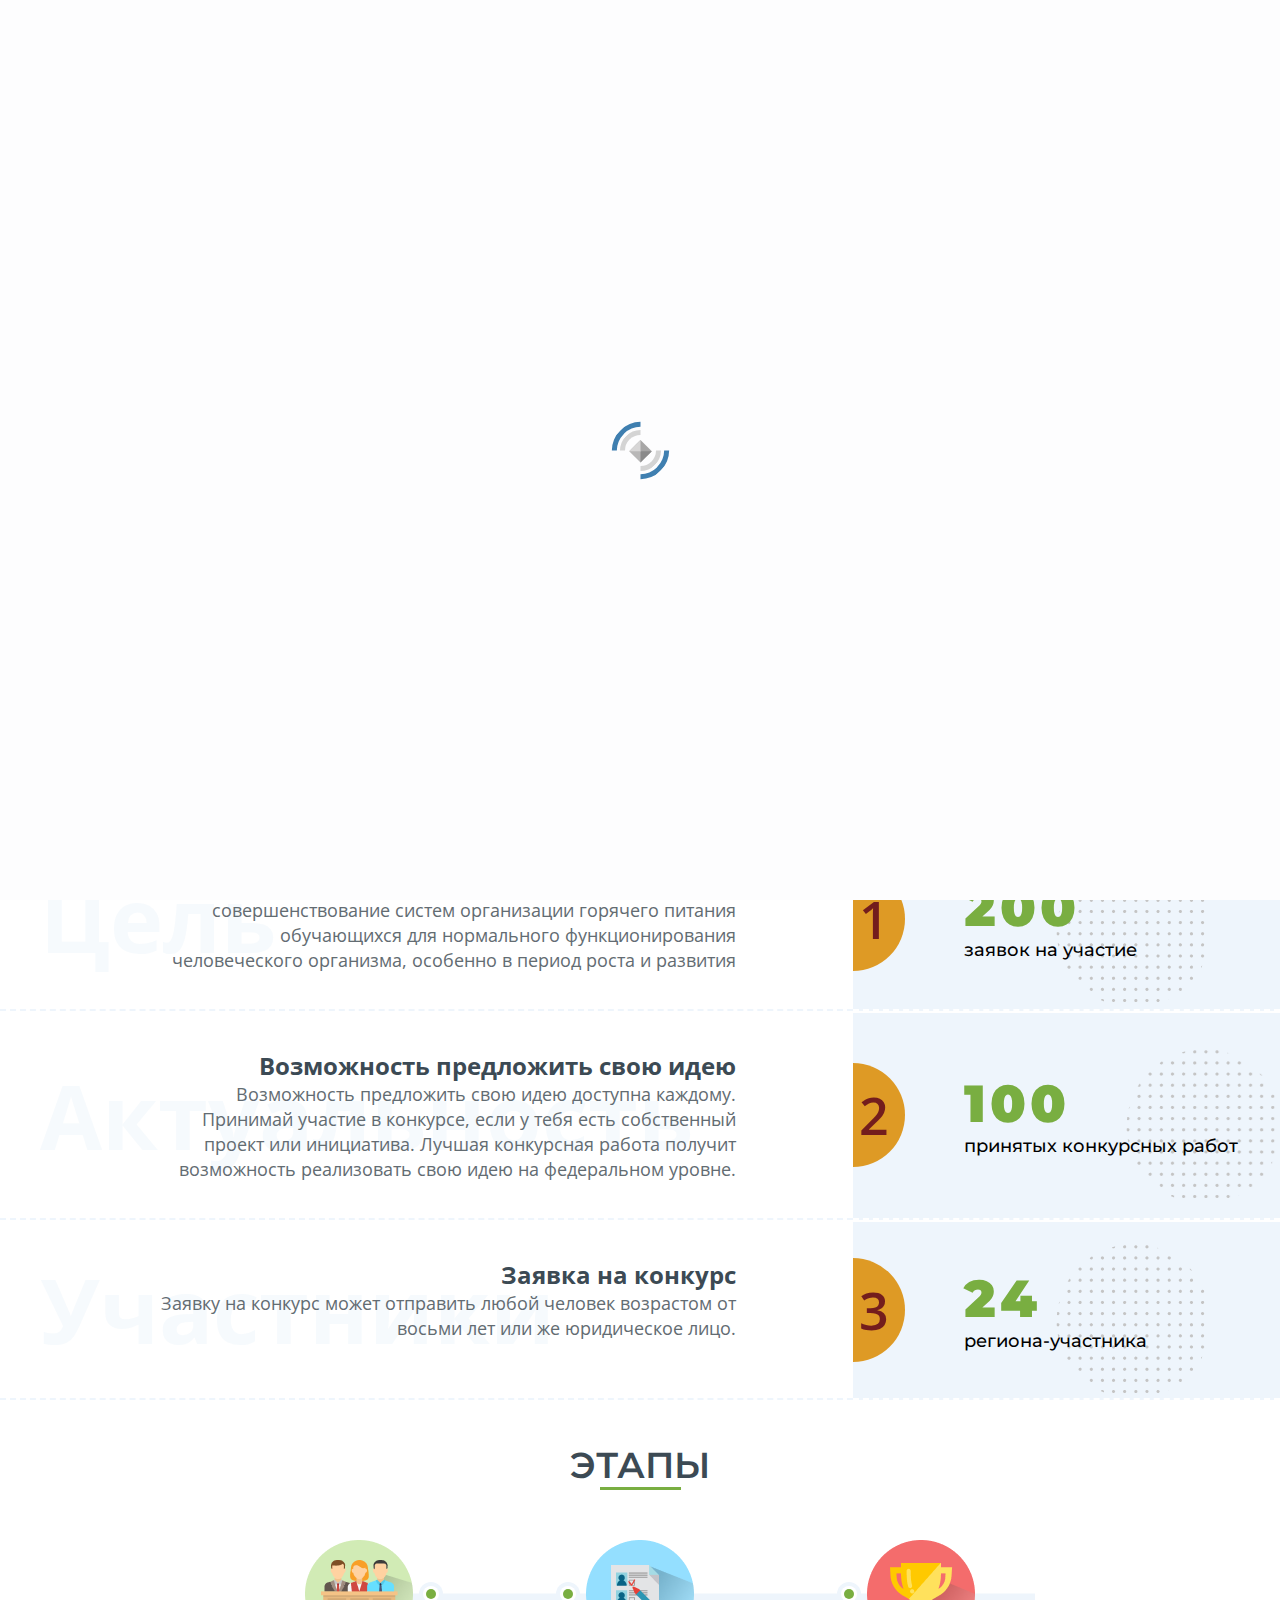
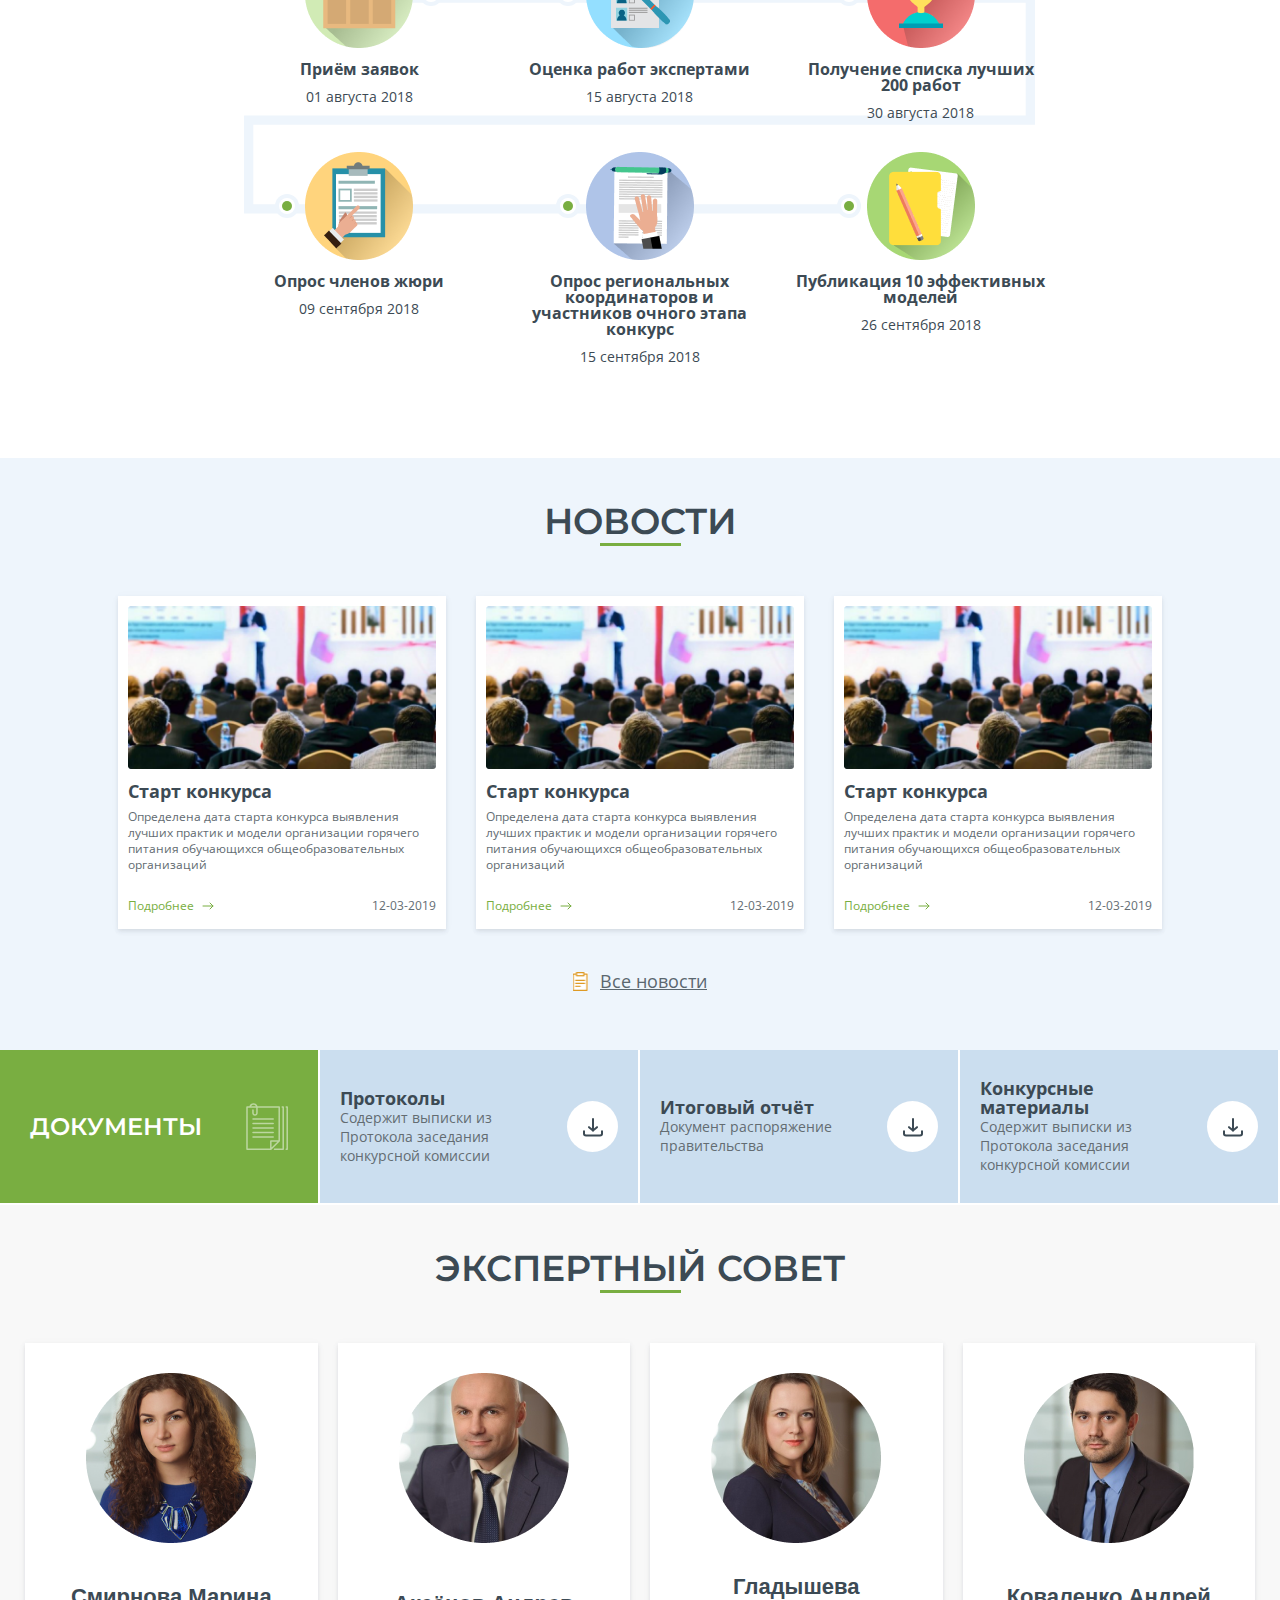
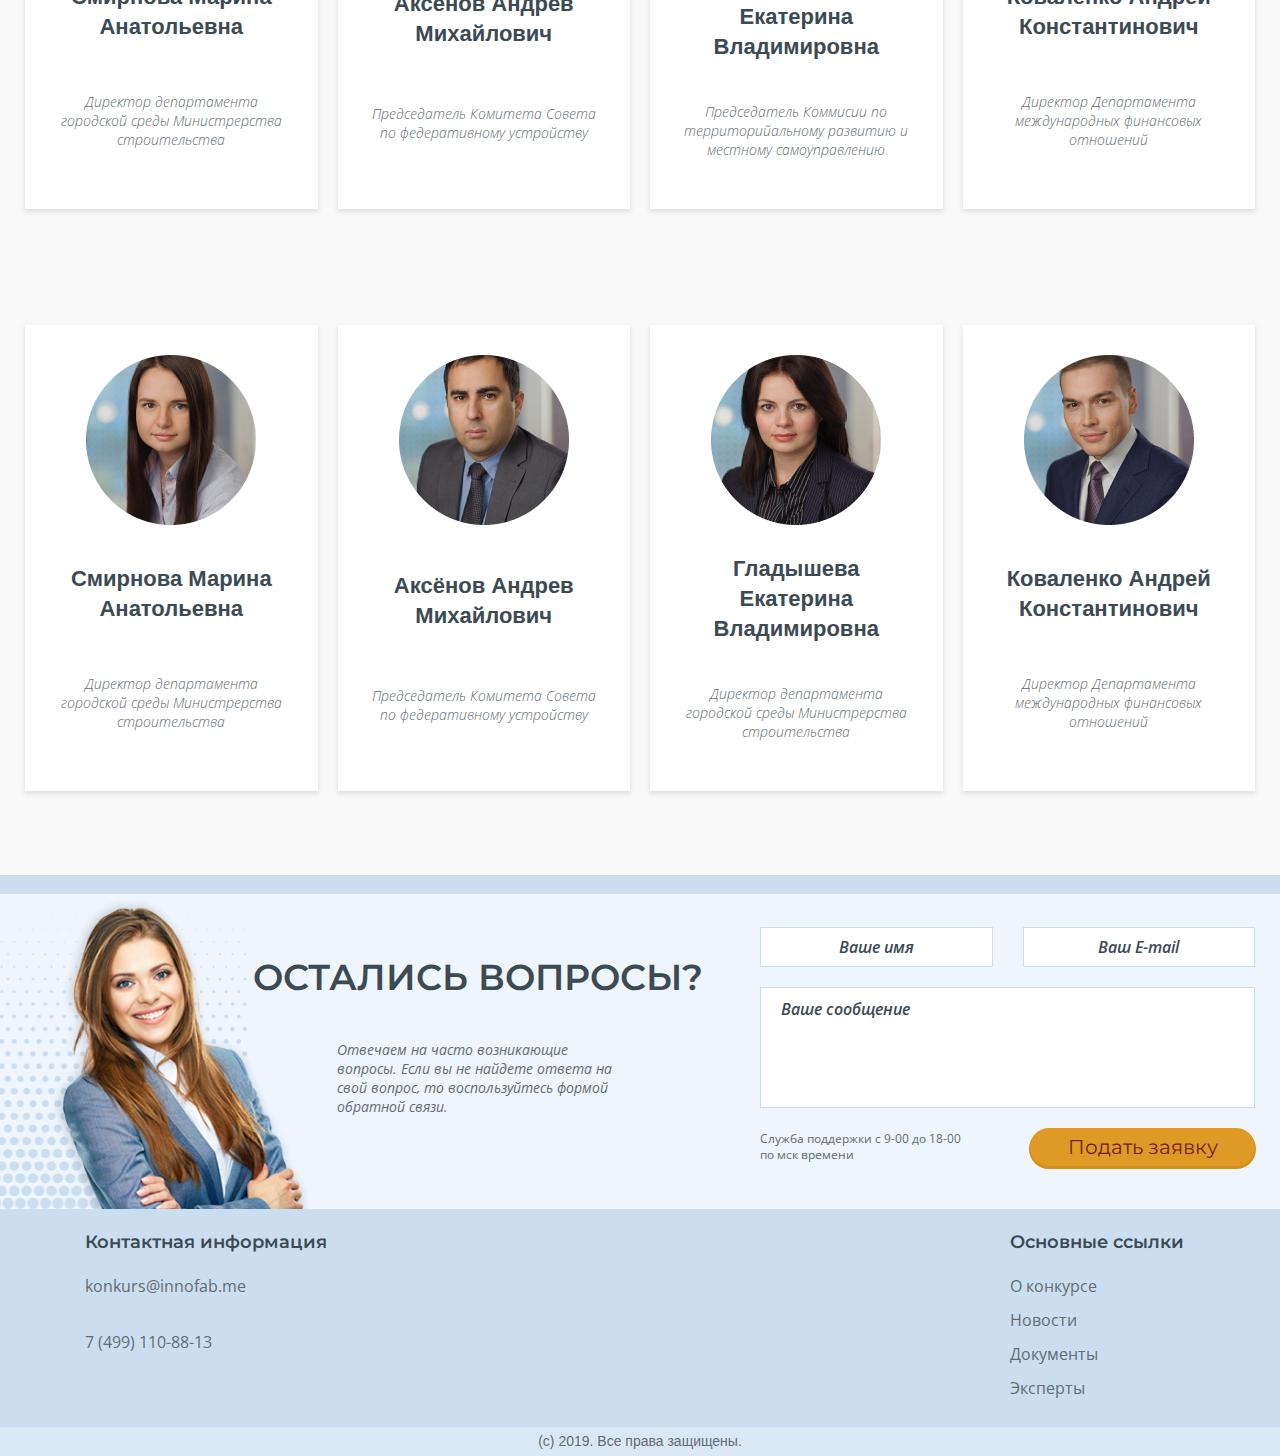
<file: hw6/index.html>
<!doctype html>
<html lang="en">
<head>
    <meta charset="UTF-8">
    <meta name="viewport"
          content="width=device-width, user-scalable=no, initial-scale=1.0, maximum-scale=1.0, minimum-scale=1.0">
    <meta http-equiv="X-UA-Compatible" content="ie=edge">
    <title>Home work 6</title>
    <link rel="stylesheet" href="css/bootstrap.min.css">
    <link rel="stylesheet" href="css/main.css">
    <link rel="apple-touch-icon" sizes="180x180" href="img/favicon_io/apple-touch-icon.png">
    <link rel="icon" type="image/png" sizes="32x32" href="img/favicon_io/favicon-32x32.png">
    <link rel="icon" type="image/png" sizes="16x16" href="img/favicon_io/favicon-16x16.png">
    <link rel="manifest" href="img/favicon_io/site.webmanifest">
<!--    <script src="js/preloader.js" ></script>-->
</head>
<body>
<div class="anchor" id="menu"></div>
<div class="preloader-cont">
    <div class="preloader">
        <div class="preloader-element"></div>
    </div>
</div>
<header class="header nav_var2">
    <div class="container header_cont ">
        <div class="row header_row">
            <div class="logo_col col-md-2 col-3">
                <a class="logo" href="/"><img src="img/logo.svg" alt="img"></a>
            </div>
            <nav class="nav_col col-md-8 col-sm-12">
                <ul class="flex">
                    <li class="active"><a href="#s3"><span>О конкурсе</span></a></li>
                    <li><a href="#s5"><span>Новости</span></a></li>
                    <li><a href="#s6"><span>Документы</span></a></li>
                    <li><a href="#s7"><span>Эксперты</span></a></li>
                    <li>
                        <a href="javascript:void(0);">
                            <span>Конкурсные</span>
                            <span>работы</span>
                        </a>
                    </li>
                </ul>
            </nav>
            <div class="authorization_col col-md-2 col-6 flex">
                <div class="row">
                    <div class="col-12">
                        <div></div>
                        <div class="sing_in_col ">
                            <a href="javascript:void(0);">
                                <span class="user_avatar"></span>
                                <span>Вход в кабинет</span>
                            </a>
                        </div>
                        <div class="registration_col ">
                            <a href="javascript:void(0);">Регистрация</a>
                        </div>
                    </div>
                </div>
            </div>
            <div class="hamburger_col col-3">
                <ul class="hamburger">
                    <li class="line line-1"></li>
                    <li class="line line-2"></li>
                    <li class="line line-3"></li>
                </ul>
            </div>
        </div>
    </div>
</header>
<main class="content content_var2">
    <div class="content_section-1">
        <div class="container content_cont content_cont-1">
            <div class="row content_row">
                <div class="col-md-6 content_col content_col-1">
                    <div class="application_wrapper"></div>
                    <div class="application_wrapper">
                        <a href="#s8" class="application">Подать заявку</a>
                        <div class="description">Прояви себя! Расскажи о своем проекте и получи вознаграждение на его
                            развитие
                        </div>
                    </div>
                </div>
                <div class="col-md-6 content_col content_col-2"><img src="img/img1_s1.png" alt="img"></div>
            </div>
        </div>
    </div>
    <div class="content_section-2">
        <div class="container content_cont content_cont-2 responsive_cont">
            <div class="row content_row">
                <div class="content_col content_col-1 col-lg-3 col-md-6">
                    <div>
                        <div class="title_wrapper">
                            <div class="title">Гранты</div>
                            <div class="title">на реализацию проектов</div>
                        </div>
                    </div>
                </div>
                <div class="content_col content_col-2 col-lg-3 col-md-6">
                    <div>
                        <div class="title_wrapper">
                            <div class="title">Образовательные программы</div>
                            <div class="title">для участников</div>
                        </div>
                    </div>
                </div>
                <div class="content_col content_col-3 col-lg-3 col-md-6">
                    <div>
                        <div class="title_wrapper">
                            <div class="title">Реализация проекта</div>
                        </div>
                    </div>
                </div>
                <div class="content_col content_col-4 col-lg-3 col-md-6">
                    <div>
                        <div class="title_wrapper">
                            <div class="title">Продвижение</div>
                            <div class="title">в СМИ</div>
                        </div>
                    </div>
                </div>
            </div>
        </div>
    </div>
    <div class="content_section-3">
        <div class="anchor" id="s3"></div>
        <div class="container content_cont content_cont-3">
            <div class="row content_row title_row">
                <div class="title">о конкурсе</div>
            </div>
            <div class="row content_row target_row">
                <ul class="content_col content_col-1 col-md-8">
                    <li class="decorated"><span>Цель</span></li>
                    <li class="title">Цель конкурса</li>
                    <li class="description"> совершенствование систем организации горячего питания обучающихся для
                        нормального функционирования человеческого организма, особенно в период роста и развития
                    </li>
                </ul>
                <div class="content_col content_col-2 col-md-4">
                    <div class="number"><span>1</span></div>
                    <div class="desc_cont">
                        <div>200</div>
                        <div>заявок на участие</div>
                    </div>
                </div>
            </div>
            <div class="row content_row target_row">
                <ul class="content_col content_col-1 col-md-8">
                    <li class="decorated"><span>Актуальность</span></li>
                    <li class="title">Возможность предложить свою идею</li>
                    <li class="description">Возможность предложить свою идею доступна каждому. Принимай участие в
                        конкурсе, если у тебя есть собственный проект или инициатива. Лучшая конкурсная работа получит
                        возможность реализовать свою идею на федеральном уровне.
                    </li>
                </ul>
                <div class="content_col content_col-2 col-md-4">
                    <div class="number"><span>2</span></div>
                    <div class="desc_cont">
                        <div>100</div>
                        <div>принятых конкурсных работ</div>
                    </div>
                </div>
            </div>
            <div class="row content_row target_row">
                <ul class="content_col content_col-1 col-md-8">
                    <li class="decorated"><span>Участники</span></li>
                    <li class="title">Заявка на конкурс</li>
                    <li class="description">Заявку на конкурс может отправить любой человек возрастом от восьми лет или
                        же юридическое лицо.
                    </li>
                </ul>
                <div class="content_col content_col-2 col-md-4">
                    <div class="number"><span>3</span></div>
                    <div class="desc_cont">
                        <div>24</div>
                        <div>региона-участника</div>
                    </div>
                </div>
            </div>
        </div>
    </div>
    <div class="content_section-4">
        <div class="container content_cont content_cont-4">
            <div class="row content_row title_row">
                <div class="title col-12">этапы</div>
            </div>
            <div class="row steps_cont">
                <div class="col-12">
                    <div class="vert_line"></div>
                    <div class="steps_row row">
                        <ul class="steps_col col-md-4">
                            <li><img src="img/step4.png" alt="img"></li>
                            <li class="title-2">Приём заявок</li>
                            <li class="description">01 августа 2018</li>
                        </ul>
                        <ul class="steps_col col-md-4">
                            <li><img src="img/step5.png" alt="img"></li>
                            <li class="title-2">Оценка работ экспертами</li>
                            <li class="description">15 августа 2018</li>
                        </ul>
                        <ul class="steps_col col-md-4">
                            <li><img src="img/step6.png" alt="img"></li>
                            <li class="title-2">Получение списка лучших 200 работ</li>
                            <li class="description">30 августа 2018</li>
                        </ul>
                    </div>
                    <div class="steps_row row">
                        <ul class="steps_col col-md-4">
                            <li><img src="img/step1.png" alt="img"></li>
                            <li class="title-2">Опрос членов жюри</li>
                            <li class="description">09 сентября 2018</li>
                        </ul>
                        <ul class="steps_col col-md-4">
                            <li><img src="img/step2.png" alt="img"></li>
                            <li class="title-2">Опрос региональных координаторов и участников очного этапа конкурс</li>
                            <li class="description">15 сентября 2018</li>
                        </ul>
                        <ul class="steps_col col-md-4">
                            <li><img src="img/step3.png" alt="img"></li>
                            <li class="title-2">Публикация 10 эффективных моделей</li>
                            <li class="description">26 сентября 2018</li>
                        </ul>
                    </div>
                </div>
            </div>
        </div>
    </div>
    <div class="content_section-5">
        <div class="anchor" id="s5"></div>
        <div class="container content_cont content_cont-5">
            <div class="row content_row title_row">
                <div class="title col-12">Новости</div>
            </div>
            <div class="row news_cont">
                <div class="col-md-4">
                    <ul class="news_element">
                        <li class="img_news">
                            <a href="javascript:void(0);"><img src="img/news.png" alt="img"></a>
                        </li>
                        <li class="title">Старт конкурса</li>
                        <li class="description">Определена дата старта конкурса выявления лучших практик и модели
                            организации горячего питания обучающихся общеобразовательных организаций
                        </li>
                        <li class="link_date flex">
                            <a href="javascript:void(0);">Подробнее</a>
                            <span>12-03-2019</span>
                        </li>
                    </ul>
                </div>
                <div class="col-md-4">
                    <ul class="news_element">
                        <li class="img_news">
                            <a href="javascript:void(0);"><img src="img/news.png" alt="img"></a>
                        </li>
                        <li class="title">Старт конкурса</li>
                        <li class="description">Определена дата старта конкурса выявления лучших практик и модели
                            организации горячего питания обучающихся общеобразовательных организаций
                        </li>
                        <li class="link_date flex">
                            <a href="javascript:void(0);">Подробнее</a>
                            <span>12-03-2019</span>
                        </li>
                    </ul>
                </div>
                <div class="col-md-4">
                    <ul class="news_element">
                        <li class="img_news">
                            <a href="javascript:void(0);"><img src="img/news.png" alt="img"></a>
                        </li>
                        <li class="title">Старт конкурса</li>
                        <li class="description">Определена дата старта конкурса выявления лучших практик и модели
                            организации горячего питания обучающихся общеобразовательных организаций
                        </li>
                        <li class="link_date flex">
                            <a href="javascript:void(0);">Подробнее</a>
                            <span>12-03-2019</span>
                        </li>
                    </ul>
                </div>
            </div>
            <div class="all_news row">
                <div class="col-12">
                    <span></span>
                    <a href="javascript:void(0);">Все новости</a>
                </div>
            </div>
        </div>
    </div>
    <div class="content_section-6">
        <div class="anchor" id="s6"></div>
        <div class="container content_cont content_cont-6 responsive_cont">
            <div class="row content_row">
                <div class="content_col content_col-1 col-lg-3 col-md-6">
                    <div>
                        <div class="title_wrapper">
                            <div class="title">Документы</div>
                            <div class="title"></div>
                        </div>
                    </div>
                </div>
                <div class="content_col content_col-2 col-lg-3 col-md-6">
                    <div>
                        <div class="title_wrapper">
                            <div class="col_text">
                                <div class="title">Протоколы</div>
                                <div class="title">Содержит выписки из Протокола заседания конкурсной комиссии</div>
                            </div>
                            <div class="col_link"><a href="javascript:void(0);"></a></div>
                        </div>
                    </div>
                </div>
                <div class="content_col content_col-3 col-lg-3 col-md-6">
                    <div>
                        <div class="title_wrapper">
                            <div class="col_text">
                                <div class="title">Итоговый отчёт</div>
                                <div class="title">Документ распоряжение правительства</div>
                            </div>
                            <div class="col_link"><a href="javascript:void(0);"></a></div>
                        </div>
                    </div>
                </div>
                <div class="content_col content_col-4 col-lg-3 col-md-6">
                    <div>
                        <div class="title_wrapper">
                            <div class="col_text">
                                <div class="title">Конкурсные материалы</div>
                                <div class="title">Содержит выписки из Протокола заседания конкурсной комиссии</div>
                            </div>
                            <div class="col_link"><a href="javascript:void(0);"></a></div>
                        </div>
                    </div>
                </div>
            </div>
        </div>
    </div>
    <div class="content_section-7">
        <div class="anchor" id="s7"></div>
        <div class="container content_cont content_cont-7">
            <div class="row content_row title_row">
                <div class="title col-12">экспертный совет</div>
            </div>
            <div class="row content_row">
                <div class="content_col content_col-1 col-md-6 col-lg-3">
                    <ul class="col_inner">
                        <li><img src="img/img1_s7.png" alt="img"></li>
                        <li class="name">Смирнова Марина Анатольевна</li>
                        <li class="description">Директор департамента городской среды Министрерства строительства</li>
                    </ul>
                </div>
                <div class="content_col content_col-2 col-md-6 col-lg-3">
                    <ul class="col_inner">
                        <li><img src="img/img2_s7.png" alt="img"></li>
                        <li class="name">Аксёнов Андрев Михайлович</li>
                        <li class="description">Председатель Комитета Совета по федеративному устройству</li>
                    </ul>
                </div>
                <div class="content_col content_col-3 col-md-6 col-lg-3">
                    <ul class="col_inner">
                        <li><img src="img/img3_s7.png" alt="img"></li>
                        <li class="name">Гладышева Екатерина Владимировна</li>
                        <li class="description">Председатель Коммисии по территорийальному развитию и местному
                            самоуправлению
                        </li>
                    </ul>
                </div>
                <div class="content_col content_col-4 col-md-6 col-lg-3">
                    <ul class="col_inner">
                        <li><img src="img/img4_s7.png" alt="img"></li>
                        <li class="name">Коваленко Андрей Константинович</li>
                        <li class="description">Директор Департамента международных финансовых отношений</li>
                    </ul>
                </div>
            </div>
            <div class="row content_row">
                <div class="content_col content_col-1 col-md-6 col-lg-3">
                    <ul class="col_inner">
                        <li><img src="img/img5_s7.png" alt="img"></li>
                        <li class="name">Смирнова Марина Анатольевна</li>
                        <li class="description">Директор департамента городской среды Министрерства строительства</li>
                    </ul>
                </div>
                <div class="content_col content_col-2 col-md-6 col-lg-3">
                    <ul class="col_inner">
                        <li><img src="img/img6_s7.png" alt="img"></li>
                        <li class="name">Аксёнов Андрев Михайлович</li>
                        <li class="description">Председатель Комитета Совета по федеративному устройству</li>
                    </ul>
                </div>
                <div class="content_col content_col-3 col-md-6 col-lg-3">
                    <ul class="col_inner">
                        <li><img src="img/img7_s7.png" alt="img"></li>
                        <li class="name">Гладышева Екатерина Владимировна</li>
                        <li class="description">Директор департамента городской среды Министрерства строительства</li>
                    </ul>
                </div>
                <div class="content_col content_col-4 col-md-6 col-lg-3">
                    <ul class="col_inner">
                        <li><img src="img/img8_s7.png" alt="img"></li>
                        <li class="name">Коваленко Андрей Константинович</li>
                        <li class="description">Директор Департамента международных финансовых отношений</li>
                    </ul>
                </div>
            </div>
        </div>
    </div>
    <div class="content_section-8">
        <div class="anchor" id="s8"></div>
        <div class="wrapper">
            <div class="container content_cont content_cont-8">
                <div class="row content_row">
                    <div class="content_col content_col-1 col-md-7">
                        <div class="title_row row">
                            <div class="title col-12">ОСТАЛИСЬ ВОПРОСЫ?</div>
                            <div class="description col-12">Отвечаем на часто возникающие вопросы. Если вы не найдете
                                ответа на свой вопрос, то воспользуйтесь формой обратной связи.
                            </div>
                        </div>
                    </div>
                    <div class="content_col content_col-2 col-md-5">
                        <form action="#" class="application_form row">
                            <label class="col-md-6 name_label"><input type="text" placeholder="Ваше имя"></label>
                            <label class="col-md-6 mail_label"><input type="email" placeholder="Ваш E-mail"></label>
                            <label class="col-12 message_label"><textarea name="message"
                                                                          placeholder="Ваше сообщение"></textarea></label>
                            <div class="info col-6"><span>Служба поддержки с 9-00 до 18-00 по мск  времени</span></div>
                            <div class="form_button col-6">
                                <button type="button">Подать заявку</button>
                            </div>
                        </form>
                    </div>
                </div>
            </div>
        </div>
    </div>
</main>
<footer class="footer">
    <div class="container footer_cont">
        <div class="container">
            <div class="row footer_row">
                <div class="footer_col footer_col-1 col-md-6">
                    <div class="title">Контактная информация</div>
                    <ul>
                        <li>
                            <a href="mailto:konkurs@innofab.me">
                                <span></span>
                                <span>konkurs@innofab.me</span>
                            </a>
                        </li>
                        <li>
                            <a href="tel:+74991108813">
                                <span></span>
                                <span>7 (499) 110-88-13</span>
                            </a>
                        </li>
                    </ul>
                </div>
                <div class="footer_col footer_col-2 col-md-6">
                    <div class="title">Основные ссылки</div>
                    <ul>
                        <li><a href="#s3">О конкурсе</a></li>
                        <li><a href="#s5">Новости</a></li>
                        <li><a href="#s6">Документы</a></li>
                        <li><a href="#s7">Эксперты</a></li>
                    </ul>
                </div>
            </div>
        </div>
        <div class="row last_row">(с) 2019. Все права защищены.</div>
    </div>
</footer>

<script src="js/preloader.js" ></script>
<script src="js/jquery-3.3.1.min.js" defer></script>
<script src="js/main.js" defer></script>
</body>
</html>
</file>
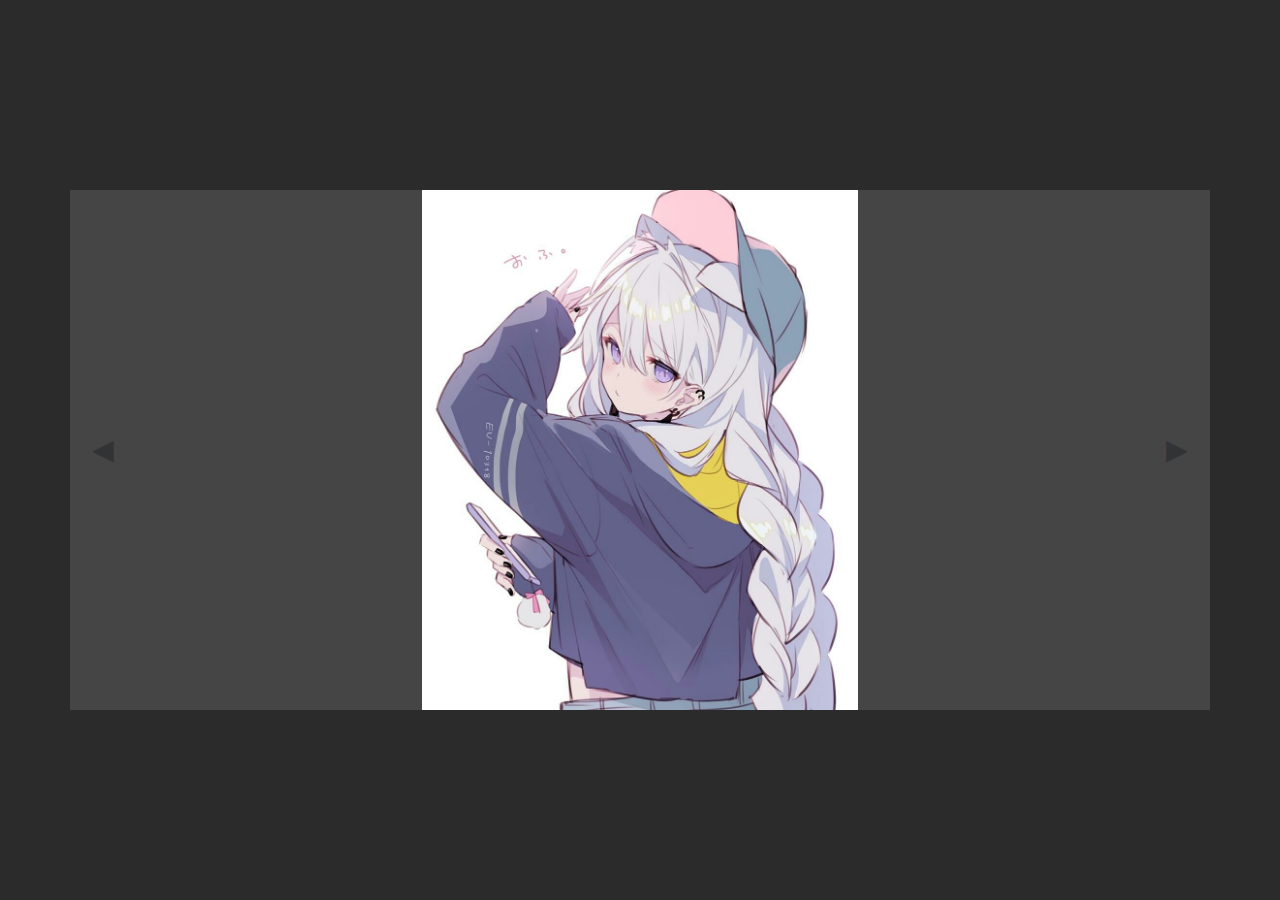
<file: slider/index.html>
<!doctype html>
<html lang="en">
<head>
    <meta charset="UTF-8">
    <meta name="viewport"
          content="width=device-width, user-scalable=no, initial-scale=1.0, maximum-scale=1.0, minimum-scale=1.0">
    <meta http-equiv="X-UA-Compatible" content="ie=edge">
    <title>Document</title>
    <link rel="stylesheet" href="css/main.css">
</head>
<body>
<div class="container">
    <div class="slider">
        <div class="slider-inner">
            <div class="slide">
                <div class="img_cont">
                    <img src="img/1.jpg" alt="">
                </div>
            </div>
            <div class="slide">
                <div class="img_cont">
                    <img src="img/2.jpg" alt="">
                </div>
            </div>
            <div class="slide">
                <div class="img_cont">
                    <img src="img/3.jpeg" alt="">
                </div>
            </div>
            <div class="slide">
                <div class="img_cont">
                    <img src="img/4.jpg" alt="">
                </div>
            </div>
            <div class="slide">
                <div class="img_cont">
                    <img src="img/5.jpg" alt="">
                </div>
            </div>
            <div class="slide">
                <div class="img_cont">
                    <img src="img/6.jpg" alt="">
                </div>
            </div>
        </div>
        <div class="arrow arrow-prev"></div>
        <div class="arrow arrow-next"></div>
    </div>
</div>
<script src="js/main.js" defer></script>
</body>
</html>
</file>
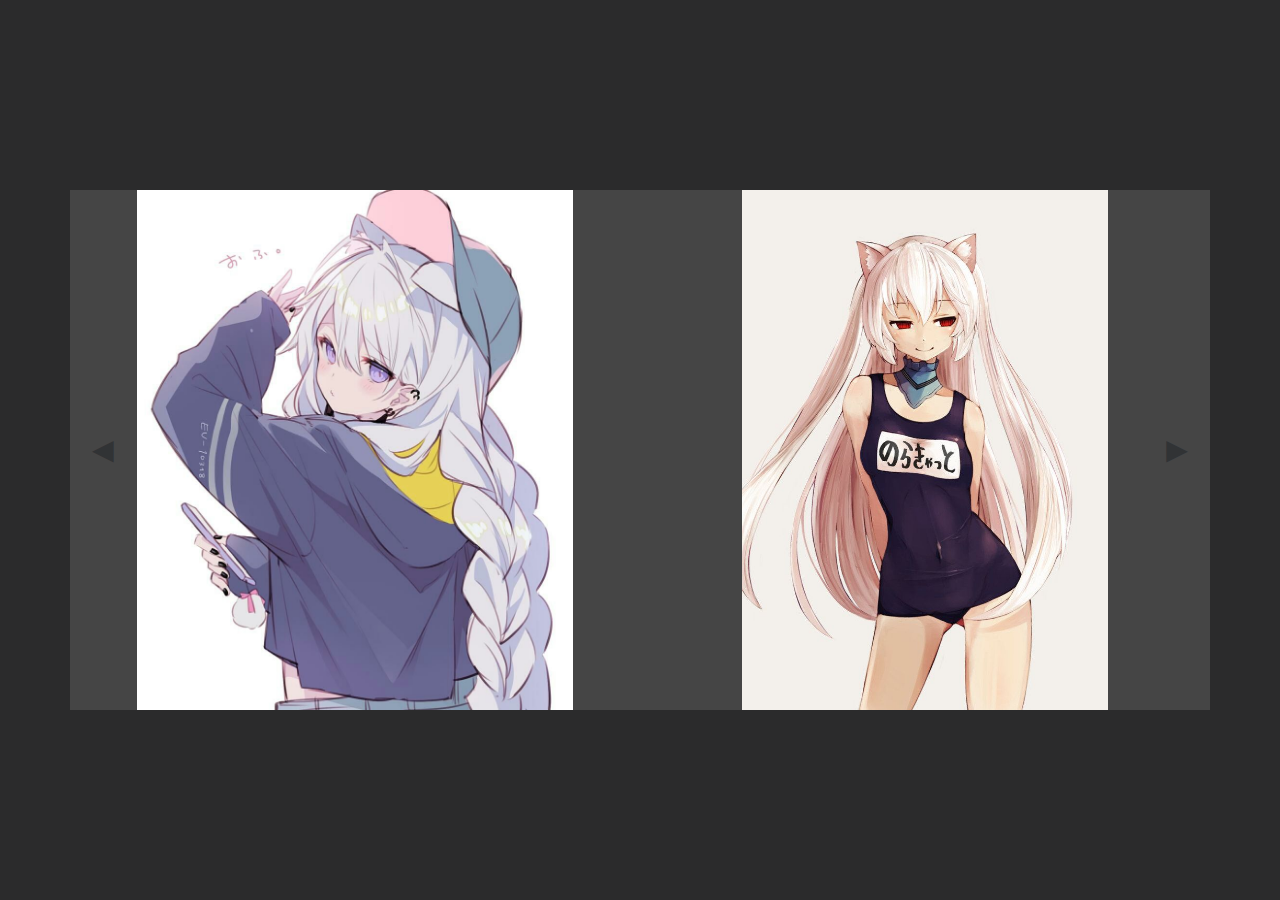
<file: slider2/index.html>
<!doctype html>
<html lang="en">
<head>
    <meta charset="UTF-8">
    <meta name="viewport"
          content="width=device-width, user-scalable=no, initial-scale=1.0, maximum-scale=1.0, minimum-scale=1.0">
    <meta http-equiv="X-UA-Compatible" content="ie=edge">
    <title>Slider</title>
    <link rel="stylesheet" href="css/main.css">
    <link rel="apple-touch-icon" sizes="180x180" href="img/favicon_io/apple-touch-icon.png">
    <link rel="icon" type="image/png" sizes="32x32" href="img/favicon_io/favicon-32x32.png">
    <link rel="icon" type="image/png" sizes="16x16" href="img/favicon_io/favicon-16x16.png">
    <link rel="manifest" href="img/favicon_io/site.webmanifest">
</head>
<body>
<div class="preloader">
    <div class="preloader__row">
        <div class="preloader__item"></div>
        <div class="preloader__item"></div>
    </div>
</div>
<div class="container">
    <div class="slider">
        <div class="slider-inner">
            <div class="slide">
                <div class="img_cont">
                    <img src="img/1.jpg" alt="">
                </div>
            </div>
            <div class="slide">
                <div class="img_cont">
                    <img src="img/2.jpg" alt="">
                </div>
            </div>
            <div class="slide">
                <div class="img_cont">
                    <img src="img/3.jpeg" alt="">
                </div>
            </div>
            <div class="slide">
                <div class="img_cont">
                    <img src="img/4.jpg" alt="">
                </div>
            </div>
            <div class="slide">
                <div class="img_cont">
                    <img src="img/5.jpg" alt="">
                </div>
            </div>
            <div class="slide">
                <div class="img_cont">
                    <img src="img/6.jpg" alt="">
                </div>
            </div>
        </div>
        <div class="arrow arrow-prev"></div>
        <div class="arrow arrow-next"></div>
    </div>
</div>
<script src="js/main.js" defer></script>
</body>
</html>
</file>
<file: cms_landing/css/preloader.css>
/*
* Prefixed by https://autoprefixer.github.io
* PostCSS: v7.0.29,
* Autoprefixer: v9.7.6
* Browsers: last 4 version
*/

.preloader-cont {
  width: 100vw;
  height: 100vh;
  position: fixed;
  top: 0;
  left: 0;
  display: -webkit-box;
  display: -ms-flexbox;
  display: flex;
  -webkit-box-pack: center;
  -ms-flex-pack: center;
  justify-content: center;
  -webkit-box-align: center;
  -ms-flex-align: center;
  align-items: center;
  background: #ffffff;
  opacity: 1;
  visibility: visible;
  z-index: 999999; }

.loaded {
  opacity: 0;
  visibility: hidden; }

.preloader-element {
  width: 50px;
  height: 50px;
  background: url("../img/logo.png") no-repeat center/contain;
  -webkit-animation: preloader-animation 2s infinite ease alternate;
  animation: preloader-animation 2s infinite ease alternate; }

@-webkit-keyframes preloader-animation {
  0% {
    -webkit-transform: translate(0);
    transform: translate(0); }
  50% {
    -webkit-transform: translate(100%);
    transform: translate(100%); }
  100% {
    -webkit-transform: translate(-100%);
    transform: translate(-100%); } }

@keyframes preloader-animation {
  0% {
    -webkit-transform: translate(0);
    transform: translate(0); }
  50% {
    -webkit-transform: translate(100%);
    transform: translate(100%); }
  100% {
    -webkit-transform: translate(-100%);
    transform: translate(-100%); } }
</file>
<file: cms_landing/css/main.css>
/*
* Prefixed by https://autoprefixer.github.io
* PostCSS: v7.0.29,
* Autoprefixer: v9.7.6
* Browsers: last 4 version
*/

/*
* Prefixed by https://autoprefixer.github.io
* PostCSS: v7.0.29,
* Autoprefixer: v9.7.6
* Browsers: last 4 version
*/

@import url(fonts.css);

* {
    margin: 0;
    padding: 0;
    border: none;
    outline: none;
    -webkit-box-sizing: border-box;
    box-sizing: border-box;
    -webkit-box-shadow: none;
    box-shadow: none;
    list-style: none;
    text-decoration: none;
    -webkit-transition: 1s;
    -o-transition: 1s;
    transition: 1s;
}

html {
    scroll-behavior: smooth;
}

.container {
    max-width: 1140px;
    width: 100%;
    margin: 0 auto;
    padding: 0 15px;
}

.row {
    display: -webkit-box;
    display: -ms-flexbox;
    display: flex;
    -webkit-box-flex: 100%;
    -ms-flex: 100%;
    flex: 100%;
    min-width: 100%;
    margin-left: -15px;
    margin-right: -15px;
    -ms-flex-wrap: wrap;
    flex-wrap: wrap;
}

.col-1 {
    max-width: calc(100% / 12);
    -webkit-box-flex: 0;
    -ms-flex: 0 0 calc(100% / 12);
    flex: 0 0 calc(100% / 12);
}

.col-2 {
    max-width: calc(100% / 12 * 2);
    -webkit-box-flex: 0;
    -ms-flex: 0 0 calc(100% / 12 * 2);
    flex: 0 0 calc(100% / 12 * 2);
}

.col-3 {
    max-width: 25%;
    -webkit-box-flex: 0;
    -ms-flex: 0 0 25%;
    flex: 0 0 25%;
}

.col-4 {
    max-width: calc(100% / 12 * 4);
    -webkit-box-flex: 0;
    -ms-flex: 0 0 calc(100% / 12 * 4);
    flex: 0 0 calc(100% / 12 * 4);
}

.col-5 {
    max-width: calc(100% / 12 * 5);
    -webkit-box-flex: 0;
    -ms-flex: 0 0 calc(100% / 12 * 5);
    flex: 0 0 calc(100% / 12 * 5);
}

.col-6 {
    max-width: 50%;
    -webkit-box-flex: 0;
    -ms-flex: 0 0 50%;
    flex: 0 0 50%;
}

.col-7 {
    max-width: calc(100% / 12 * 7);
    -webkit-box-flex: 0;
    -ms-flex: 0 0 calc(100% / 12 * 7);
    flex: 0 0 calc(100% / 12 * 7);
}

.col-8 {
    max-width: calc(100% / 12 * 8);
    -webkit-box-flex: 0;
    -ms-flex: 0 0 calc(100% / 12 * 8);
    flex: 0 0 calc(100% / 12 * 8);
}

.col-9 {
    max-width: calc(100% / 12 * 9);
    -webkit-box-flex: 0;
    -ms-flex: 0 0 calc(100% / 12 * 9);
    flex: 0 0 calc(100% / 12 * 9);
}

.col-10 {
    max-width: calc(100% / 12 * 10);
    -webkit-box-flex: 0;
    -ms-flex: 0 0 calc(100% / 12 * 10);
    flex: 0 0 calc(100% / 12 * 10);
}

.col-11 {
    max-width: calc(100% / 12 * 11);
    -webkit-box-flex: 0;
    -ms-flex: 0 0 calc(100% / 12 * 11);
    flex: 0 0 calc(100% / 12 * 11);
}

.col {
    width: 100%;
}

.col, [class^=col-] {
    padding-left: 15px;
    padding-right: 15px;
}

[class^=col-] {
    width: 100%;
}

@media all and (max-width: 768px) {
    [class^=col-] {
        max-width: 50%;
        -webkit-box-flex: 0;
        -ms-flex: 0 0 50%;
        flex: 0 0 50%;
        width: 100%;
    }
}

@media all and (max-width: 500px) {
    [class^=col-] {
        max-width: 100%;
        -webkit-box-flex: 0;
        -ms-flex: 0 0 100%;
        flex: 0 0 100%;
        width: 100%;
    }
}

.col-12 {
    max-width: 100%;
    -webkit-box-flex: 0;
    -ms-flex: 0 0 100%;
    flex: 0 0 100%;
}

.main__wrapper {
    max-width: 1920px;
    margin: 0 auto;
}

.title {
    text-transform: uppercase;
    font-weight: 500;
    font-family: "MADE Evolve Sans", sans-serif;
    text-align: center;
    font-size: 31px;
}

@media all and (max-width: 768px) {
    .title {
        font-size: 22px;
    }
}

.header {
    display: -webkit-box;
    display: -ms-flexbox;
    display: flex;
    -webkit-box-align: center;
    -ms-flex-align: center;
    align-items: center;
    position: fixed;
    top: 0;
    left: 0;
    bottom: 0;
    margin: auto;
    z-index: 99999;
    -webkit-transition: 0.5s ease;
    -o-transition: 0.5s ease;
    transition: 0.5s ease;
}

@media all and (max-width: 768px) {
    .header {
        border-bottom: 1px solid rgba(0, 0, 0, 0.15);
    }
}

@media all and (max-width: 768px) {
    .header .nav {
        position: fixed;
        top: 50px;
        background: #fff;
        left: 0;
        width: 100%;
        -webkit-transform: rotateZ(-90deg);
        -ms-transform: rotate(-90deg);
        transform: rotateZ(-90deg);
        -webkit-transform-origin: top right;
        -ms-transform-origin: top right;
        transform-origin: top right;
        -webkit-transition: 0.4s;
        -o-transition: 0.4s;
        transition: 0.4s;
    }
}

.header .show {
    -webkit-transform: rotateZ(0);
    -ms-transform: rotate(0);
    transform: rotateZ(0);
}

.header ul {
    margin-left: 45px;
    display: -webkit-box;
    display: -ms-flexbox;
    display: flex;
    -webkit-box-pack: center;
    -ms-flex-pack: center;
    justify-content: center;
    padding: 15px;
    height: 100%;
    -webkit-box-orient: vertical;
    -webkit-box-direction: normal;
    -ms-flex-direction: column;
    flex-direction: column;
}

.header li {
    text-transform: uppercase;
    height: 66px;
    position: relative;
}

.header li:last-of-type a:after {
    display: none;
}

.header li a {
    font-family: "MADE Evolve Sans", sans-serif;
    font-size: 18px;
    display: -webkit-box;
    display: -ms-flexbox;
    display: flex;
    width: 100%;
    height: 100%;
    -webkit-box-align: center;
    -ms-flex-align: center;
    align-items: center;
    padding: 15px;
    color: rgba(26, 26, 26, 0.75);
    -webkit-transition: 0.2s;
    -o-transition: 0.2s;
    transition: 0.2s;
}

.header li a:after {
    content: '';
    position: absolute;
    bottom: 0;
    width: 2px;
    height: 2px;
    border-radius: 50%;
    background: rgba(26, 26, 26, 0.5);
}

.header li a:hover {
    color: #FF5641;
}

.header li .active {
    color: #FF5641;
}

@media all and (max-width: 1440px) {
    .header {
        border-right: 2px solid rgba(255, 255, 255, 0.95);
        -webkit-transform: translate(calc(-100%));
        -ms-transform: translate(calc(-100%));
        transform: translate(calc(-100%));
        background: rgba(255, 255, 255, 0.95);
        -webkit-box-shadow: 0 0 20px rgba(0, 0, 0, 0.03);
        box-shadow: 0 0 20px rgba(0, 0, 0, 0.03);
    }

    .header ul {
        margin-left: 0;
    }

    .header:after {
        content: '';
        height: 40px;
        width: 40px;
        display: block;
        top: 0;
        bottom: 0;
        margin: auto;
        right: 0;
        -webkit-transform: translate(50%) rotate(45deg);
        -ms-transform: translate(50%) rotate(45deg);
        transform: translate(50%) rotate(45deg);
        position: absolute;
        border-right: 10px solid #FF5641;
        border-left: 10px solid transparent;
        border-top: 10px solid #FF5641;
        border-bottom: 10px solid transparent;
        -webkit-box-sizing: border-box;
        box-sizing: border-box;
        -webkit-transition: 0.2s;
        -o-transition: 0.2s;
        transition: 0.2s;
        -webkit-animation: nav_arrow ease 2s infinite;
        animation: nav_arrow ease 2s infinite;
    }

    .header:hover {
        -webkit-transform: translate(0);
        -ms-transform: translate(0);
        transform: translate(0);
    }

    .header:hover:after {
        opacity: 0;
        visibility: hidden;
    }
}

@media all and (max-width: 768px) {
    .header {
        width: 100%;
        bottom: auto;
        height: 50px;
        background: #ffffff;
        -webkit-transform: translate(0);
        -ms-transform: translate(0);
        transform: translate(0);
        border-right: none;
    }

    .header:after {
        display: none;
    }
}

@-webkit-keyframes nav_arrow {
    0%, 100% {
        -webkit-transform: translate(50%) rotate(45deg);
        transform: translate(50%) rotate(45deg);
    }
    75% {
        -webkit-transform: translate(80%) rotate(45deg);
        transform: translate(80%) rotate(45deg);
    }
}

@keyframes nav_arrow {
    0%, 100% {
        -webkit-transform: translate(50%) rotate(45deg);
        transform: translate(50%) rotate(45deg);
    }
    75% {
        -webkit-transform: translate(80%) rotate(45deg);
        transform: translate(80%) rotate(45deg);
    }
}

.hamburger_col {
    display: none;
}

@media all and (max-width: 768px) {
    .hamburger_col {
        display: -webkit-box;
        display: -ms-flexbox;
        display: flex;
        -webkit-box-align: center;
        -ms-flex-align: center;
        align-items: center;
        -webkit-box-pack: end;
        -ms-flex-pack: end;
        justify-content: flex-end;
    }
}

.hamburger {
    display: -webkit-box;
    display: -ms-flexbox;
    display: flex;
    width: 40px;
    height: 40px;
    background: #FF5641;
    border-radius: 2px;
    -webkit-box-align: center;
    -ms-flex-align: center;
    align-items: center;
    -webkit-box-pack: center;
    -ms-flex-pack: center;
    justify-content: center;
    -webkit-box-orient: vertical;
    -webkit-box-direction: normal;
    -ms-flex-direction: column;
    flex-direction: column;
    position: relative;
    -webkit-transition: 0.2s;
    -o-transition: 0.2s;
    transition: 0.2s;
    cursor: pointer;
}

.hamburger:hover {
    background: #ff6a58;
}

.hamburger .line {
    width: 80%;
    height: 3px;
    background: #ffffff;
    margin: 2px 0;
    border-radius: 2px;
    -webkit-transition: 0.2s;
    -o-transition: 0.2s;
    transition: 0.2s;
}

.hamburger_active {
    border-radius: 50%;
}

.hamburger_active .line {
    position: absolute;
}

.hamburger_active .line:first-of-type {
    -webkit-transform: rotate(45deg);
    -ms-transform: rotate(45deg);
    transform: rotate(45deg);
}

.hamburger_active .line:nth-of-type(2) {
    opacity: 0;
}

.hamburger_active .line:last-of-type {
    -webkit-transform: rotate(-45deg);
    -ms-transform: rotate(-45deg);
    transform: rotate(-45deg);
}

.main__screen {
    min-height: 100vh;
    padding: 45px 0;
    display: -webkit-box;
    display: -ms-flexbox;
    display: flex;
    -webkit-box-align: center;
    -ms-flex-align: center;
    align-items: center;
    position: relative;
}

@media all and (max-width: 768px) {
    .main__screen {
        min-height: calc(100vh - 50px);
        padding: 25px 0;
    }
}

.link_row {
    -webkit-box-pack: justify;
    -ms-flex-pack: justify;
    justify-content: space-between;
    -webkit-box-align: center;
    -ms-flex-align: center;
    align-items: center;
}

.social-cont ul, .contact-cont ul {
    display: -webkit-box;
    display: -ms-flexbox;
    display: flex;
}

.social-cont a {
    display: block;
    margin: auto;
    width: 19px;
    height: 19px;
    -webkit-transition: 0.2s;
    -o-transition: 0.2s;
    transition: 0.2s;
    padding: 7px;
    -webkit-box-sizing: content-box;
    box-sizing: content-box;
}

.social-cont a:hover {
    -webkit-transform: scale(0.9);
    -ms-transform: scale(0.9);
    transform: scale(0.9);
}

.social-cont .vk a {
    background: url("../img/vk.svg") no-repeat center;
}

.social-cont .facebook a {
    background: url("../img/fb.svg") no-repeat center;
}

.social-cont .instagram a {
    background: url("../img/insta.svg") no-repeat center;
}

.contact-cont {
    display: -webkit-box;
    display: -ms-flexbox;
    display: flex;
    -webkit-box-align: center;
    -ms-flex-align: center;
    align-items: center;
}

.contact-cont li {
    padding: 0 16px;
}

.contact-cont a {
    display: inline-block;
    color: #1A1A1A;
    font-size: 15px;
    font-family: "Roboto", sans-serif;
    font-weight: 400;
    padding-left: 30px;
    height: 100%;
}

.contact-cont .phone a {
    background: url("../img/phone.svg") no-repeat;
}

.contact-cont .phone_white a {
    background: url("../img/phone_white.svg") no-repeat;
}

.contact-cont .email a {
    background: url("../img/mail.svg") no-repeat;
}

.contact-cont .email_white a {
    background: url("../img/email_white.svg") no-repeat;
}

.contact-cont .address a {
    background: url("../img/point.svg") no-repeat;
}

.contact-cont .net a {
    background: url("../img/net.svg") no-repeat;
}

.contact-cont .phone a, .contact-cont .phone_white a, .contact-cont .email a, .contact-cont .email_white a, .contact-cont .net a, .contact-cont .address a {
    background-position: left center;
}

@media all and (max-width: 600px) {
    .contact-cont .phone a, .contact-cont .email a {
        background-position: center center;
    }
}

.main__screen-1 {
    min-height: 100vh;
    background: url("../img/bg_s1.png") no-repeat bottom center;
    -webkit-box-align: stretch;
    -ms-flex-align: stretch;
    align-items: stretch;
}

@media all and (max-width: 768px) {
    .main__screen-1 {
        padding-top: 60px;
    }
}

.main__screen-1 .container {
    -webkit-box-orient: vertical;
    -webkit-box-direction: normal;
    -ms-flex-direction: column;
    flex-direction: column;
    height: auto;
    -webkit-box-align: center;
    -ms-flex-align: center;
    align-items: center;
    -webkit-box-pack: justify;
    -ms-flex-pack: justify;
    justify-content: space-between;
    display: -webkit-box;
    display: -ms-flexbox;
    display: flex;
}

.main__screen-1 .row {
    -webkit-box-flex: 0;
    -ms-flex: none;
    flex: none;
    margin-bottom: 15px;
}

.main__screen-1 .content_row {
    padding: 100px;
}

@media all and (max-width: 768px) {
    .main__screen-1 .content_row {
        padding: 0;
    }
}

.main__screen-1 .title {
    text-align: left;
    font-size: 48px;
    font-family: "MADE Evolve Sans", sans-serif;
    margin-bottom: 57px;
    position: relative;
    display: -webkit-box;
    display: -ms-flexbox;
    display: flex;
    -webkit-box-align: end;
    -ms-flex-align: end;
    align-items: flex-end;
}

.main__screen-1 .title .logo img {
    max-width: 503px;
    width: 100%;
    display: block;
}

@media all and (max-width: 768px) {
    .main__screen-1 .title {
        margin-bottom: 25px;
    }
}

.main__screen-1 .description {
    font-family: "Roboto", sans-serif;
    font-style: normal;
    font-weight: 300;
    font-size: 23px;
    line-height: 38px;
    color: #1A1A1A;
}

@media all and (max-width: 768px) {
    .main__screen-1 .description {
        font-size: 16px;
        line-height: 24px;
    }
}

.main__screen-1 .scroll_bottom-cont {
    width: 100%;
    display: -webkit-box;
    display: -ms-flexbox;
    display: flex;
    -webkit-box-align: end;
    -ms-flex-align: end;
    align-items: flex-end;
    -webkit-box-pack: center;
    -ms-flex-pack: center;
    justify-content: center;
}

.main__screen-1 .scroll_bottom {
    background: url("../img/scroll_down.svg") no-repeat center/contain;
    cursor: pointer;
    width: 18px;
    height: 40px;
    -webkit-animation: scroll_pulse ease infinite 2s;
    animation: scroll_pulse ease infinite 2s;
}

@-webkit-keyframes scroll_pulse {
    0%, 100% {
        -webkit-transform-origin: top;
        transform-origin: top;
        -webkit-transform: translateY(0);
        transform: translateY(0);
    }
    50% {
        -webkit-transform-origin: top;
        transform-origin: top;
        -webkit-transform: translateY(50%);
        transform: translateY(50%);
    }
}

@keyframes scroll_pulse {
    0%, 100% {
        -webkit-transform-origin: top;
        transform-origin: top;
        -webkit-transform: translateY(0);
        transform: translateY(0);
    }
    50% {
        -webkit-transform-origin: top;
        transform-origin: top;
        -webkit-transform: translateY(50%);
        transform: translateY(50%);
    }
}

.main__screen-2 {
    background: white;
    -webkit-box-align: center;
    -ms-flex-align: center;
    align-items: center;
}

.main__screen-2 .title {
    margin-bottom: 100px;
}

@media all and (max-width: 768px) {
    .main__screen-2 .title {
        margin-bottom: 15px;
    }
}

.main__screen-2 .content_row .col-3 {
    padding-top: 15px;
    padding-bottom: 15px;
}

@media all and (max-width: 1100px) {
    .main__screen-2 .content_row .col-3 {
        max-width: 50%;
        -webkit-box-flex: 0;
        -ms-flex: 0 0 50%;
        flex: 0 0 50%;
    }
}

@media all and (max-width: 600px) {
    .main__screen-2 .content_row .col-3 {
        max-width: 100%;
        -webkit-box-flex: 0;
        -ms-flex: 0 0 100%;
        flex: 0 0 100%;
    }
}

.main__screen-2 .content_cart {
    position: relative;
    width: 100%;
    padding-top: 100%;
    border: 1px solid rgba(0, 0, 0, 0.05);
}

.main__screen-2 .wrapper {
    padding: 5px;
    position: absolute;
    top: 0;
    left: 0;
    width: 100%;
    height: 100%;
    display: -webkit-box;
    display: -ms-flexbox;
    display: flex;
    -webkit-box-orient: vertical;
    -webkit-box-direction: normal;
    -ms-flex-direction: column;
    flex-direction: column;
    -webkit-box-align: center;
    -ms-flex-align: center;
    align-items: center;
    -webkit-box-pack: center;
    -ms-flex-pack: center;
    justify-content: center;
}

.main__screen-2 .wrapper .img_cont {
    margin-bottom: 30px;
}

.main__screen-2 .wrapper img {
    width: 100%;
    max-width: 66px;
    margin: 0 auto;
    display: block;
}

.main__screen-2 .wrapper .description {
    font-family: "Roboto", sans-serif;
    font-style: normal;
    font-weight: 300;
    font-size: 18px;
    text-align: center;
    letter-spacing: 0.05em;
    color: #1A1A1A;
}

.main__screen-3 {
    background: url("../img/bg_s3.png") no-repeat bottom center/cover;
}

.main__screen-3 .row {
    -webkit-box-pack: center;
    -ms-flex-pack: center;
    justify-content: center;
}

.main__screen-3 .title {
    margin-bottom: 175px;
}

@media all and (max-width: 768px) {
    .main__screen-3 .title {
        margin-bottom: 15px;
    }
}

.main__screen-3 .wrapper {
    width: 100%;
}

.main__screen-3 .wrapper .cart {
    padding: 25px;
    width: 100%;
    height: 100%;
    text-align: center;
    color: #1A1A1A;
}

@media all and (max-width: 768px) {
    .main__screen-3 .wrapper .cart {
        padding: 15px;
    }
}

.main__screen-3 .wrapper .img_cont {
    width: 118px;
    height: 118px;
    border: 6px solid #FF5641;
    display: -webkit-box;
    display: -ms-flexbox;
    display: flex;
    -webkit-box-align: center;
    -ms-flex-align: center;
    align-items: center;
    -webkit-box-pack: center;
    -ms-flex-pack: center;
    justify-content: center;
    margin: 0 auto 40px;
}

@media all and (max-width: 768px) {
    .main__screen-3 .wrapper .img_cont {
        margin: 0 auto 15px;
    }
}

.main__screen-3 .wrapper .cart_title {
    font-family: "MADE Evolve Sans", sans-serif;
    font-weight: 500;
    font-size: 24px;
    margin-bottom: 15px;
}

@media all and (max-width: 768px) {
    .main__screen-3 .wrapper .cart_title {
        font-size: 18px;
    }
}

.main__screen-3 .wrapper .description {
    font-family: "Roboto", sans-serif;
    font-style: normal;
    font-weight: 300;
    font-size: 20px;
}

@media all and (max-width: 768px) {
    .main__screen-3 .wrapper .description {
        font-size: 16px;
    }
}

.main__screen-4 {
    background: white;
    -webkit-box-shadow: 0 0 20px rgba(0, 0, 0, 0.03);
    box-shadow: 0 0 20px rgba(0, 0, 0, 0.03);
}

.main__screen-4 .title {
    margin-bottom: 85px;
}

@media all and (max-width: 768px) {
    .main__screen-4 .title {
        margin-bottom: 15px;
    }
}

.main__screen-4 .contact_form {
    width: 100%;
    min-width: auto;
    max-width: 770px;
    margin: 0 auto;
}

.main__screen-4 .contact_form input, .main__screen-4 .contact_form textarea, .main__screen-4 .contact_form .btn {
    cursor: pointer;
}

.main__screen-4 .contact_form input, .main__screen-4 .contact_form textarea {
    border: 1px solid rgba(0, 0, 0, 0.15);
    width: 100%;
    padding: 10px 15px;
    resize: none;
    -webkit-box-shadow: 0 0 20px rgba(0, 0, 0, 0.03);
    box-shadow: 0 0 20px rgba(0, 0, 0, 0.03);
    -webkit-transition: 0.2s;
    -o-transition: 0.2s;
    transition: 0.2s;
    font-family: "Roboto", sans-serif;
    font-weight: 300;
    font-size: 16px;
    color: #606060;
}

.main__screen-4 .contact_form input::-webkit-input-placeholder, .main__screen-4 .contact_form textarea::-webkit-input-placeholder {
    font-family: "Roboto", sans-serif;
    font-style: normal;
    font-weight: 300;
    font-size: 16px;
    -webkit-transition: 0.2s;
    transition: 0.2s;
}

.main__screen-4 .contact_form input::-moz-placeholder, .main__screen-4 .contact_form textarea::-moz-placeholder {
    font-family: "Roboto", sans-serif;
    font-style: normal;
    font-weight: 300;
    font-size: 16px;
    -moz-transition: 0.2s;
    transition: 0.2s;
}

.main__screen-4 .contact_form input:-ms-input-placeholder, .main__screen-4 .contact_form textarea:-ms-input-placeholder {
    font-family: "Roboto", sans-serif;
    font-style: normal;
    font-weight: 300;
    font-size: 16px;
    -ms-transition: 0.2s;
    transition: 0.2s;
}

.main__screen-4 .contact_form input::-ms-input-placeholder, .main__screen-4 .contact_form textarea::-ms-input-placeholder {
    font-family: "Roboto", sans-serif;
    font-style: normal;
    font-weight: 300;
    font-size: 16px;
    -ms-transition: 0.2s;
    transition: 0.2s;
}

.main__screen-4 .contact_form input::placeholder, .main__screen-4 .contact_form textarea::placeholder {
    font-family: "Roboto", sans-serif;
    font-style: normal;
    font-weight: 300;
    font-size: 16px;
    -webkit-transition: 0.2s;
    -o-transition: 0.2s;
    transition: 0.2s;
}

.main__screen-4 .contact_form input:focus::-webkit-input-placeholder, .main__screen-4 .contact_form textarea:focus::-webkit-input-placeholder {
    color: transparent;
}

.main__screen-4 .contact_form input:focus::-moz-placeholder, .main__screen-4 .contact_form textarea:focus::-moz-placeholder {
    color: transparent;
}

.main__screen-4 .contact_form input:focus:-ms-input-placeholder, .main__screen-4 .contact_form textarea:focus:-ms-input-placeholder {
    color: transparent;
}

.main__screen-4 .contact_form input:focus::-ms-input-placeholder, .main__screen-4 .contact_form textarea:focus::-ms-input-placeholder {
    color: transparent;
}

.main__screen-4 .contact_form input:focus::placeholder, .main__screen-4 .contact_form textarea:focus::placeholder {
    color: transparent;
}

.main__screen-4 .contact_form input:hover, .main__screen-4 .contact_form textarea:hover {
    -webkit-box-shadow: 0 0 8px 0 rgba(0, 0, 0, 0.2);
    box-shadow: 0 0 8px 0 rgba(0, 0, 0, 0.2);
}

.main__screen-4 .contact_form input {
    margin-bottom: 15px;
}

.main__screen-4 .contact_form textarea {
    min-height: 230px;
    margin-bottom: 15px;
    width: 100%;
}

@media all and (max-width: 768px) {
    .main__screen-4 .contact_form textarea {
        min-height: 120px;
    }
}

.main__screen-4 .btn_cont {
    width: 100%;
}

.main__screen-4 .btn {
    display: block;
    margin: 0 auto;
    height: 38px;
    max-width: 170px;
    width: 100%;
    font-family: "MADE Evolve Sans", sans-serif;
    font-size: 18px;
    color: #ffffff;
    background: -o-linear-gradient(358.85deg, #FF5641 40.07%, #FF7039 100%);
    background: linear-gradient(91.15deg, #FF5641 40.07%, #FF7039 100%);
    -webkit-transition: 0.2s;
    -o-transition: 0.2s;
    transition: 0.2s;
}

.main__screen-4 .btn:hover {
    -webkit-transform: translateY(-5px);
    -ms-transform: translateY(-5px);
    transform: translateY(-5px);
    -webkit-transform-origin: top;
    -ms-transform-origin: top;
    transform-origin: top;
}

@media all and (max-width: 768px) {
    .main__screen-4 .btn {
        margin-bottom: 15px;
        max-width: 100%;
    }
}

.footer {
    background: url("../img/bg_footer.png") no-repeat bottom center;
}

.footer .wrapper {
    height: 100%;
}

.footer .wrapper:first-of-type {
    min-height: 230px;
    display: -webkit-box;
    display: -ms-flexbox;
    display: flex;
    -webkit-box-align: center;
    -ms-flex-align: center;
    align-items: center;
    padding: 25px 0;
}

.footer .wrapper:last-of-type {
    background: rgba(0, 0, 0, 0.76);
}

.footer .wrapper:last-of-type .row {
    padding: 7px 0;
    text-align: center;
    -ms-flex-line-pack: center;
    align-content: center;
    -webkit-box-pack: center;
    -ms-flex-pack: center;
    justify-content: center;
    font-family: "Roboto", sans-serif;
    font-style: normal;
    font-weight: normal;
    font-size: 12px;
    letter-spacing: 0.05em;
    color: #DCDCDC;
}

.footer .footer_logo-wrapper {
    padding: 25px 0;
    height: 100%;
    display: -webkit-box;
    display: -ms-flexbox;
    display: flex;
    -webkit-box-align: center;
    -ms-flex-align: center;
    align-items: center;
    -webkit-box-pack: center;
    -ms-flex-pack: center;
    justify-content: center;
}

.footer .footer_logo-link img {
    display: block;
    max-width: 145px;
    width: 100%;
    margin: 0 auto;
}

.footer ul {
    -ms-flex-wrap: wrap;
    flex-wrap: wrap;
    -webkit-box-pack: end;
    -ms-flex-pack: end;
    justify-content: flex-end;
}

@media all and (max-width: 500px) {
    .footer ul {
        -webkit-box-pack: center;
        -ms-flex-pack: center;
        justify-content: center;
    }
}

.footer li {
    min-height: 30px;
    margin: 0;
    width: -webkit-fit-content;
    width: -moz-fit-content;
    width: fit-content;
    display: -webkit-box;
    display: -ms-flexbox;
    display: flex;
    -webkit-box-pack: end;
    -ms-flex-pack: end;
    justify-content: flex-end;
}

@media all and (max-width: 768px) {
    .footer li {
        margin-bottom: 15px;
    }
}

.footer li a {
    text-align: right;
    display: -webkit-box;
    display: -ms-flexbox;
    display: flex;
    -webkit-box-align: center;
    -ms-flex-align: center;
    align-items: center;
}

@media all and (max-width: 1100px) {
    .footer li {
        width: 100%;
    }
}

@media all and (max-width: 768px) {
    .footer li {
        -webkit-box-pack: start;
        -ms-flex-pack: start;
        justify-content: flex-start;
    }

    .footer li a {
        text-align: left;
    }
}

@media all and (max-width: 500px) {
    .footer li {
        width: -webkit-fit-content;
        width: -moz-fit-content;
        width: fit-content;
    }

    .footer li a {
        text-align: center;
    }
}

.footer .address {
    width: 100%;
    margin-bottom: 25px;
}

.footer a {
    color: white;
}

.arrow_top {
    position: fixed;
    width: 44px;
    height: 44px;
    background: url("../img/arrow_top.svg") no-repeat center, #FF5641;
    cursor: pointer;
    bottom: 6%;
    right: 4%;
    -webkit-animation: scroll_pulse ease infinite 2s;
    animation: scroll_pulse ease infinite 2s;
    -webkit-transition: 0.2s;
    -o-transition: 0.2s;
    transition: 0.2s;
}

.arrow_top:hover {
    background: url("../img/arrow_top.svg") no-repeat center, #ff6a58;
}

@media all and (max-width: 1100px) {
    .arrow_top {
        opacity: 0;
        visibility: hidden;
    }
}

.anchor {
    position: absolute;
    top: 0;
    left: 0;
}

@media all and (max-width: 768px) {
    .anchor {
        top: -50px;
    }
}
</file>
<file: cw11/css/main.css>
* {
  margin: 0;
  padding: 0;
  box-shadow: none;
  box-sizing: border-box;
  outline: none;
  resize: none;
  border: none;
  font-family: monospace;
  font-size: 16px;
  transition: 0.5s; }

.wrapper {
  background: #2b2b2c;
  min-height: 100vh; }

.container {
  max-width: 400px;
  padding: 15px;
  margin: 0 auto; }

.form {
  flex-wrap: wrap;
  display: flex; }
  .form .cont {
    display: flex;
    flex-wrap: wrap;
    margin-bottom: 10px; }
  .form input, .form textarea, .form button {
    width: 100%;
    margin-bottom: 5px;
    border-radius: 5px;
    padding: 5px 10px;
    cursor: pointer;
    border: 1px solid transparent; }
  .form .warning {
    border: 1px solid red;
    background: #fcd3d3; }
    .form .warning::placeholder {
      color: red; }
  .form .inputs-cont {
    width: 100%;
    flex: 100%; }
    .form .inputs-cont label {
      width: 100%;
      flex: 100%; }
  .form .select-cont select {
    display: block;
    width: 100%; }
  .form .checkbox-cont, .form .radio-cont, .form .select-cont {
    width: 33.33%;
    flex-wrap: nowrap;
    padding: 0 15px; }
    .form .checkbox-cont label, .form .radio-cont label, .form .select-cont label {
      width: 100%;
      height: 100%; }
  .form .btn-cont {
    width: 100%; }
    .form .btn-cont .btn {
      width: 100%; }

/*# sourceMappingURL=main.css.map */
</file>
<file: hw3/css/main.css>
* {
    margin: 0;
    padding: 0;
    box-sizing: border-box;
    text-decoration: none;
    outline: none;
    list-style: none;
    color: #353535;
    border: none;
}

.container {
    padding: 0 15px;
    max-width: 1200px;
    margin: 0 auto;
}

.container .row {
    display: flex;
}

li, span, input, label, button {
    transition: all linear 0.1s;
}

.header {
    width: 100%;
    z-index: 1000;
    top: 0;
    left: 0;
    position: fixed;
    background: #b8b6b7;
}

.header .header_row {
    display: flex;
}

.header .authorization_form, .header .nav_col, .header .flex_col {
    display: flex;
    flex: auto;
    align-items: center;
}

.header .authorization_form > ul, .header .nav_col > ul, .header .flex_col > ul {
    display: flex;
}

.header .authorization_row {
    padding: 5px 0 5px 15px;
}

.header .authorization_row ul {
    display: flex;
    flex-wrap: wrap;
}

.header .authorization_row li {
    display: flex;
    margin: 5px 10px 5px 0;
}

.header .authorization_row label {
    cursor: pointer;
    display: flex;
    align-items: center;
}

.header .authorization_row label span {
    margin-right: 5px;
}

.header .authorization_row label:hover input {
    background: #e5e5e5;
}

.header .authorization_row label:hover span {
    text-shadow: 0 0 1px #414141;
}

.header .authorization_row input {
    cursor: pointer;
    outline: #dbdbdc inset 1px;
    padding: 2px;
}

.header .authorization_row .registration_link {
    align-self: center;
    text-decoration: underline;
}

.header .authorization_row .registration_link:hover {
    color: #8a0506;
}

.header .authorization_button {
    padding: 5px 15px;
    color: #fff;
    background: #a50607;
    cursor: pointer;
}

.header .authorization_button:hover {
    background: #8a0506;
}

.header .nav_col ul li {
    position: relative;
}

.header .nav_ul {
    flex-wrap: wrap;
    align-items: flex-end;
}

.header .nav_ul * {
    cursor: pointer;
}

.header .nav_ul li:hover .first_level_li {
    background: #e9e9ee;
}

.header .nav_ul li:hover > .popup_container {
    display: block;
}

.header .nav_ul li span, .header .nav_ul li a {
    color: #353535;
}

.header .nav_ul li:hover {
    background: #d6d6d7;
}

.header .nav_ul li:hover span, .header .nav_ul li:hover a {
    color: #9d0000;
}

.header .nav_ul .first_level_li {
    padding: 24px 0;
    flex: auto;
    border: 1px solid rgba(0, 0, 0, 0);
}

.header .nav_ul .first_level_li .first_level_content {
    height: fit-content;
    border-right: 1px solid #727272;
}

.header .nav_ul .first_level_li:hover {
    border: 1px solid #d6d6d7;
    background: #fdfdfe;
}

.header .nav_ul .first_level_li:hover .first_level_content {
    border-right: 1px solid rgba(0, 0, 0, 0);
}

.header .nav_ul .first_level_li:last-of-type .first_level_content {
    border: none;
}

.header .search_col .search_container {
    display: flex;
    width: 100%;
}

.header .search_col label {
    width: 100%;
}

.header .search_col label input {
    cursor: pointer;
    padding: 10px;
    width: 100%;
    min-width: 150px;
}

.header .search_col label input:hover {
    background: #dddddd;
}

.header .search_col .search_button {
    flex: auto;
    position: relative;
    background: #a50607;
    cursor: pointer;
    padding: 15px;
    display: flex;
}

.header .search_col .search_button:hover {
    background: #8f0506;
}

.header .search_col .search_button .search {
    background: url("../img/search.png") no-repeat center;
    background-size: contain;
    width: 50%;
    position: absolute;
    top: 0;
    left: 0;
    right: 0;
    bottom: 0;
    margin: auto;
    display: block;
}

.header .lang_col {
    display: flex;
    flex-wrap: wrap;
    align-items: center;
    justify-content: center;
}

.header .lang_col_inner {
    padding: 0 20px;
}

.header .lang_col_inner a {
    padding: 2px 5px;
    flex: 50%;
    text-align: center;
    text-transform: uppercase;
    font-family: sans-serif;
    font-size: 12px;
}

.header .active_lang {
    background: #1f1f20;
    color: white;
}

.header .popup_container {
    z-index: 1001;
    top: 0;
    right: -100%;
    width: 100%;
    position: absolute;
    display: none;
}

.header .popup_container ul {
    width: 100%;
    position: absolute;
    border: 1px solid #d6d6d7;
}

.header .popup_container ul li {
    background: #ffffffff;
    width: 100%;
    border-top: 1px solid #d6d6d7;
    position: relative;
    padding: 5px 20px;
}

.header .popup_container ul li:first-of-type {
    border: none;
}

.header .popup_container ul li span, .header .popup_container ul li a {
    line-height: 1.5;
}

.header .popup_container_no_translate {
    right: 0;
    width: 91%;
}

.header .first_level_container {
    left: 0;
    right: 0;
    position: absolute;
    top: calc(100% - 1px);
    width: 170%;
}

.header .first_level_content {
    display: flex;
    justify-content: space-between;
    cursor: pointer;
    padding: 0 10px;
}

.header .first_level_content:hover {
    background: #fafafb;
}

.header .first_level_content > * {
    margin: 0 2px;
}

.header .popup_inner {
    padding: 0;
    width: 100%;
    position: relative;
}

.header .popup_inner .arrow-left {
    top: 0;
    position: absolute;
    left: -16px;
}

.main {
    background: url("../img/bg.jpg") no-repeat center;
    background-size: cover;
    min-height: 100vh;
}

/*# sourceMappingURL=main.css.map */
</file>
<file: hw3js/css/main.css>
* {
  margin: 0;
  padding: 0;
  box-sizing: border-box;
  outline: none;
  text-decoration: none;
  border: none;
  font-family: monospace;
  transition: 0.15s; }

input, button {
  cursor: pointer;
  background: #fff; }
  input:hover, input:focus, button:hover, button:focus {
    background: #f3f3f3; }

.container {
  max-width: 1144px;
  width: 100%;
  margin: auto; }

form {
  margin: auto;
  position: fixed;
  top: 0;
  left: 0;
  right: 0;
  bottom: 0;
  height: fit-content;
  max-width: 400px;
  background: #ccc;
  width: 100%;
  display: flex;
  flex-wrap: wrap;
  padding: 25px;
  border-radius: 5px; }
  form > * {
    margin-bottom: 15px;
    padding: 5px; }
  form div {
    width: 100%;
    text-align: center; }
    form div span {
      font-size: 18px;
      text-transform: uppercase;
      font-weight: bold;
      font-family: monospace; }
  form .result div {
    text-align: left;
    background: #ffffff;
    padding: 10px;
    border-radius: 5px; }
  form .result span {
    text-transform: none;
    font-weight: normal;
    font-size: 16px; }
  form label {
    padding: 5px;
    max-width: calc(100% / 3); }
  form input {
    padding: 10px;
    width: 100%;
    border-radius: 5px; }
  form button {
    display: block;
    margin: 0 auto;
    padding: 8px 20px;
    border-radius: 50px;
    text-transform: uppercase;
    font-weight: bold; }
    form button:hover {
      transform: scale(0.95); }

#result {
  font-weight: bold;
  color: #f69c9c; }

.invalid {
  background: #f69c9c; }

/*# sourceMappingURL=main.css.map */
</file>
<file: hw4/css/main.css>
@import url("https://fonts.googleapis.com/css2?family=Roboto:wght@100;300;400;500&display=swap");

@font-face {
    font-family: 'Avenir Next LT Pro';
    src: url("../fonts/AvenirNextLTPro-Regular.woff2") format("woff2"), url("../fonts/AvenirNextLTPro-Regular.woff") format("woff");
    font-weight: normal;
    font-style: normal;
    font-display: swap;
}

* {
    font-family: 'Avenir Next LT Pro', sans-serif;
    text-decoration: none;
    outline: none;
    list-style: none;
    margin: 0;
    padding: 0;
    -webkit-box-sizing: border-box;
    box-sizing: border-box;
    letter-spacing: 0.5px;
}

.flex {
    display: -webkit-box;
    display: -ms-flexbox;
    display: flex;
}

.container {
    position: relative;
    min-width: 1212px;
    width: 1212px;
    margin: 0 auto;
}

.row {
    width: 100%;
    display: -webkit-box;
    display: -ms-flexbox;
    display: flex;
}

.col-6 {
    width: 50%;
}

.header {
    z-index: 1;
    height: 110px;
    background: #fff;
    position: relative;
    -webkit-box-align: end;
    -ms-flex-align: end;
    align-items: flex-end;
}

.header * {
    font-family: 'Roboto', sans-serif;
}

.header__container {
    height: 100%;
    -webkit-box-pack: justify;
    -ms-flex-pack: justify;
    justify-content: space-between;
}

.header__container > * {
    margin: auto 0;
}

.header__container_inner {
    position: relative;
    height: 100%;
}

.header__container_inner > * {
    margin: auto;
}

.header__container_inner:first-of-type {
    margin-left: 35px;
}

.header__container_inner:last-of-type {
    margin-right: 35px;
    max-width: 426px;
    width: 100%;
}

.header__logo-container {
    justify-self: flex-start;
}

.header__geometric-first, .header__geometric-last {
    height: 100%;
    position: relative;
    -webkit-box-flex: 0;
    -ms-flex: none;
    flex: none;
    width: 121px;
}

.graphic {
    z-index: 2;
    position: relative;
    padding-top: 100%;
    width: 100%;
}

.graphic > * {
    position: absolute;
    width: 50%;
    margin: 0;
    padding-top: 50%;
    font-size: 0;
}

.graphic .cian {
    background: #74dbee;
}

.graphic .orange {
    background: #ff9e32;
}

.graphic .green {
    background: #00a87c;
}

.graphic .blue {
    background: #046fb7;
}

.graphic .pink {
    background: #ff5683;
}

.header__graphic-first .cian {
    border-radius: 0 0 100% 0;
    top: 0;
    left: 0;
}

.header__graphic-first .orange {
    border-radius: 0 100% 0 0;
    top: 0;
    right: 0;
}

.header__graphic-first .green {
    border-radius: 100%;
    bottom: 8%;
    left: 0;
}

.header__graphic-first .blue {
    border-radius: 0 0 0 100%;
    bottom: 0;
    right: 0;
}

.header__graphic-last .green {
    padding-top: 47px;
    width: 47px;
    bottom: 5px;
    right: 0;
    left: auto;
    border-radius: 100% 0 0 0;
}

.header__graphic-second {
    position: absolute;
    width: 65px;
    bottom: 0;
}

.header__graphic-second .graphic {
    left: -90%;
}

.header__graphic-second .cian {
    bottom: 0;
    left: 0;
    border-radius: 65px 65px 0 0;
    width: 100%;
}

.header__contacts span, .header__contacts a {
    font-weight: 500;
    font-size: 14px;
    color: #061058;
}

.header__contacts a:hover {
    color: #122ad9;
}

.sign-in {
    padding-left: 22px;
    padding-right: 18px;
    text-align: center;
    width: 246px;
    height: 60px;
    background: #01795a;
    background: -o-linear-gradient(top, #01795a 0%, #00a87c 21%, #00a87c 96%);
    background: -webkit-gradient(linear, left top, left bottom, from(#01795a), color-stop(21%, #00a87c), color-stop(96%, #00a87c));
    background: linear-gradient(180deg, #01795a 0%, #00a87c 21%, #00a87c 96%);
    font-size: 18px;
    color: #ffffff;
}

.sign-in > * {
    margin-top: auto;
    margin-bottom: auto;
}

.sign-in img {
    width: 22px;
    height: 20px;
    margin-right: 19px;
}

.sign-in img:last-of-type {
    margin-right: 0;
    margin-left: auto;
}

.sign-in:hover {
    background: #01694e;
    background: -o-linear-gradient(top, #01674d 0%, #019971 21%, #019870 96%);
    background: -webkit-gradient(linear, left top, left bottom, from(#01674d), color-stop(21%, #019971), color-stop(96%, #019870));
    background: linear-gradient(180deg, #01674d 0%, #019971 21%, #019870 96%);
}

.box__first {
    position: relative;
    background: #046fb7;
    min-height: 407px;
}

.box__first .bg-left_svg {
    position: relative;
    top: 0;
    left: 0;
    width: 87px;
}

.box__first .bg-left_svg img {
    position: absolute;
    top: 0;
    left: 0;
}

.box__first .bg-right_svg {
    position: absolute;
    bottom: 0;
    right: 0;
}

.box__first-container {
    z-index: 1;
}

.box__first-container-inner:first-of-type {
    padding-top: 33px;
    padding-bottom: 22px;
    width: 65%;
}

.box__first-container-inner:last-of-type {
    width: 35%;
}

.box__first-container-inner .text-row {
    -webkit-box-orient: vertical;
    -webkit-box-direction: normal;
    -ms-flex-direction: column;
    flex-direction: column;
    -webkit-box-pack: space-evenly;
    -ms-flex-pack: space-evenly;
    justify-content: space-evenly;
    position: relative;
}

.box__first-container-inner .text-row div:first-of-type {
    margin-bottom: 11px;
    text-transform: uppercase;
    font-weight: 400;
    font-size: 16px;
    color: #ffffff;
}

.box__first-container-inner .text-row div:nth-of-type(2) {
    line-height: 40px;
    margin-bottom: 30px;
    font-size: 24px;
    font-weight: 700;
    color: #fff;
    text-transform: uppercase;
}

.box__first-container-inner .text-row div:last-of-type {
    margin-bottom: 30px;
    max-width: 660px;
}

.box__first-container-inner .text-row div:last-of-type span {
    color: #ffffff;
    font-size: 16px;
}

.box__first-container-inner .text-row div:last-of-type span:first-of-type {
    font-weight: 600;
    text-transform: uppercase;
}

.box__first-container-inner .text-row div:last-of-type span:last-of-type {
    text-transform: none;
    font-weight: 400;
}

.text-cont {
    -webkit-box-flex: 1;
    -ms-flex: auto;
    flex: auto;
    padding-left: 12px;
    color: #ffffff;
}

.text-cont > div:first-of-type {
    margin-bottom: 7px;
    text-transform: uppercase;
    font-weight: 600;
    font-size: 20px;
}

.box__first-graphic {
    z-index: 3;
    background: #00a87c;
    width: 87px;
    height: 89px;
    border-radius: 100% 0 100% 100%;
    -webkit-box-flex: 0;
    -ms-flex: none;
    flex: none;
}

.box__first-graphic img {
    margin: auto;
}

.box__first-geometric {
    width: 87px;
    z-index: 1;
    position: relative;
}

.box__first-geometric .graphic {
    top: -2px;
    z-index: 2;
    padding: 0;
    position: absolute;
}

.box__first-geometric .graphic > * {
    position: relative;
    width: 100%;
    padding-top: 100%;
}

.box__first-geometric .cian {
    border-radius: 0 0 0 100%;
}

.box__first-geometric .orange {
    border-radius: 0 100% 0 0;
}

.box__first-geometric .pink {
    padding-top: 50%;
    border-radius: 0 0 87px 87px;
}

.time {
    width: 100%;
    max-width: 219px;
}

.time img {
    margin-right: 19px;
    margin-bottom: 16px;
}

.education {
    max-width: 406px;
    width: 100%;
    position: relative;
}

.education .text-cont {
    width: 100%;
}

.education .link_container {
    position: absolute;
    top: 0;
    right: -186px;
    width: 165px;
    height: 44px;
    z-index: 3;
    text-align: center;
}

.education .link_container-inner {
    position: relative;
    height: 100%;
}

.education .link {
    -webkit-box-pack: space-evenly;
    -ms-flex-pack: space-evenly;
    justify-content: space-evenly;
    position: relative;
    z-index: 3;
    background: #f0415d;
    background: -o-linear-gradient(top, #f0415d 0%, #ff5f79 26%, #ff5f79 90%, #f0415d 94%);
    background: -webkit-gradient(linear, left top, left bottom, from(#f0415d), color-stop(26%, #ff5f79), color-stop(90%, #ff5f79), color-stop(94%, #f0415d));
    background: linear-gradient(180deg, #f0415d 0%, #ff5f79 26%, #ff5f79 90%, #f0415d 94%);
    height: 100%;
    font-size: 14px;
    font-weight: 600;
    text-transform: uppercase;
    color: #ffffff;
    text-decoration: none;
}

.education .link > * {
    margin: auto 0;
}

.education .link:hover {
    background: #d93b55;
    background: -webkit-gradient(linear, left top, left bottom, from(#d93b55), color-stop(26%, #ee5971), color-stop(90%, #e7576e), color-stop(94%, #db3b55));
}

.education .svg-element {
    top: -57px;
    left: 17px;
}

.photo-cont {
    max-width: 424px;
    width: auto;
    margin-left: auto;
    position: relative;
}

.photo-cont .box__first-graphic {
    position: absolute;
    bottom: 0;
    left: 0;
    width: 74px;
    height: 76px;
}

.relative_cont {
    position: relative;
    width: 100%;
    padding-top: 76px;
}

.svg-element {
    width: 70px;
    height: 73px;
    position: absolute;
    background: url("../img/dotter.svg") no-repeat center;
    background-size: 100%;
}

.svg-element-1 {
    top: 13px;
    left: 21px;
}

.svg-element-2 {
    right: -31px;
    bottom: 68px;
}

.svg-element-3 {
    bottom: 0;
    right: -17px;
    width: 50px;
    height: 52px;
}

.photo {
    width: 100%;
    padding-top: 94%;
    background: url("../img/photo.png") no-repeat center;
    background-size: 100%;
    border-radius: 100% 0 100% 100%;
}

.box__second {
    position: relative;
    background: #ffffff;
    min-height: 616px;
}

.box__second-container {
    padding-top: 79px;
}

.box__second-row_1 {
    -webkit-box-orient: vertical;
    -webkit-box-direction: normal;
    -ms-flex-direction: column;
    flex-direction: column;
    padding-left: 86px;
}

.title {
    max-width: 574px;
    text-transform: uppercase;
    color: #061058;
    font-weight: 700;
    font-size: 24px;
    margin-bottom: 13px;
}

.h-line {
    background: #c9d2f3;
    width: 313px;
    height: 4px;
}

.title_level-2 {
    text-transform: uppercase;
    font-weight: 700;
    color: #00a87c;
    margin-left: 51px;
    margin-bottom: 39px;
    font-size: 20px;
}

.box__second-col:first-of-type {
    max-width: 702px;
}

.box__second-col-1 {
    width: 100%;
    height: auto;
}

.box__second-list {
    color: #061058;
    font-weight: 600;
}

.box__second-list > li {
    font-size: 14px;
    margin-bottom: 20px;
}

.box__second-list > li:nth-of-type(3) {
    margin-bottom: 7px;
}

.second-list-li:last-of-type {
    margin: 0;
}

.check {
    position: relative;
    border-radius: 50%;
    -webkit-box-flex: 0;
    -ms-flex: none;
    flex: none;
    width: 22px;
    display: block;
    height: 22px;
    border: 2px solid #061058;
    background: url("../img/checked.svg") no-repeat 47% 55%;
    background-size: 70%;
    margin-right: 29px;
}

.second-list-inner {
    border-left: 2px solid #c9d2f3;
    margin-left: 51px;
    padding-left: 19px;
    padding-bottom: 7px;
}

.second-list-inner li {
    font-weight: 400;
    margin-bottom: 28px;
}

.li-content span:first-of-type {
    text-transform: uppercase;
    display: block;
    font-size: 18px;
    font-weight: 600;
}

.li-graphic {
    width: 50px;
    height: 51px;
    border: 2px solid #00a87c;
    border-radius: 100% 0 100% 100%;
    background: #ffffff;
    margin-right: 15px;
}

.li-graphic > * {
    width: 65%;
}

.box__third {
    position: relative;
    background: #f8f8f8;
    min-height: 485px;
    padding-top: 46px;
    padding-bottom: 67px;
}

.title-2 {
    padding-left: 95px;
    min-width: 100%;
    margin: 0;
}

.row-container {
    padding-left: 109px;
    width: 100%;
    display: -webkit-box;
    display: -ms-flexbox;
    display: flex;
    -webkit-box-orient: vertical;
    -webkit-box-direction: normal;
    -ms-flex-direction: column;
    flex-direction: column;
    -webkit-box-pack: end;
    -ms-flex-pack: end;
    justify-content: flex-end;
}

.row-step, .row-cont {
    -webkit-box-align: start;
    -ms-flex-align: start;
    align-items: flex-start;
    -webkit-box-pack: justify;
    -ms-flex-pack: justify;
    justify-content: space-between;
}

.col-step, .col-cont {
    min-width: 120px;
    text-align: center;
    display: -webkit-box;
    display: -ms-flexbox;
    display: flex;
    -webkit-box-orient: vertical;
    -webkit-box-direction: normal;
    -ms-flex-direction: column;
    flex-direction: column;
    -webkit-box-align: center;
    -ms-flex-align: center;
    align-items: center;
    z-index: 2;
}

.col-step > * {
    -webkit-transition: 0.1s;
    -o-transition: 0.1s;
    transition: 0.1s;
}

.col-step:hover .col-step-inner, .col-step:hover .circle {
    -webkit-transform: scale(1.05);
    -ms-transform: scale(1.05);
    transform: scale(1.05);
}

.col-step:hover .dashed-line {
    -webkit-transform: scaleY(0.85);
    -ms-transform: scaleY(0.85);
    transform: scaleY(0.85);
}

.col-step:hover .col-step-inner {
    border: 2px solid #01dba2;
}

.col-step:hover .circle {
    background: #01dba2;
}

.col-step-inner {
    position: relative;
    left: -10px;
    width: 119px;
    height: 123px;
    border: 2px solid #00a87c;
    border-radius: 100% 100% 0 100%;
    margin: auto;
    display: -webkit-box;
    display: -ms-flexbox;
    display: flex;
    -webkit-box-align: end;
    -ms-flex-align: end;
    align-items: flex-end;
    -webkit-box-pack: end;
    -ms-flex-pack: end;
    justify-content: flex-end;
    -webkit-box-orient: vertical;
    -webkit-box-direction: normal;
    -ms-flex-direction: column;
    flex-direction: column;
    padding-right: 18px;
    padding-bottom: 14px;
}

.col-step-inner .title {
    font-size: 20px;
    margin: 0;
}

.dashed-line {
    width: 1px;
    height: 31px;
    border: 1px dashed;
}

.circle {
    z-index: 2;
    position: relative;
    background: #00a87c;
    width: 34px;
    height: 34px;
    margin: 0 auto 27px;
    -webkit-box-shadow: 0 6px 6px rgba(0, 0, 0, 0.25);
    box-shadow: 0 6px 6px rgba(0, 0, 0, 0.25);
    border: 7px solid #ffffff;
    border-radius: 100%;
}

.h-line-cont {
    top: -18px;
    width: 100%;
    height: 5px;
}

.row-h-line {
    width: 76.3%;
    left: 0;
    height: 5px;
    top: 261px;
    position: absolute;
    background: #c9d2f3;
    -webkit-box-shadow: 0 4px 4px rgba(0, 0, 0, 0.25);
    box-shadow: 0 4px 4px rgba(0, 0, 0, 0.25);
    border-radius: 10px;
}

.col-cont span {
    max-width: 168px;
    font-size: 14px;
    color: #061058;
}

.col-cont span:first-of-type {
    margin-bottom: 10px;
    font-weight: 600;
}

.col-cont-1 span, .col-cont-2 span {
    padding: 0 17px;
}

.col-container {
    max-width: 367px;
    width: 100%;
    height: auto;
}

.col-container img {
    display: block;
    width: 100%;
    height: auto;
}

.footer {
    padding-top: 37px;
    padding-bottom: 18px;
    background: #046eb7;
    min-height: 80px;
}

.mail {
    width: -webkit-fit-content;
    width: -moz-fit-content;
    width: fit-content;
    color: #ffffff;
}

.mail-img {
    margin-right: 9px;
}

.button {
    -webkit-transition: 0.1s;
    -o-transition: 0.1s;
    transition: 0.1s;
}

.button:hover {
    border-radius: 5px;
    -webkit-transform: scale(0.95);
    -ms-transform: scale(0.95);
    transform: scale(0.95);
}

/*# sourceMappingURL=main.css.map */
</file>
<file: hw6/css/main.css>
/*
* Prefixed by https://autoprefixer.github.io
* PostCSS: v7.0.29,
* Autoprefixer: v9.7.6
* Browsers: last 4 version
*/
@import url(preloader.css);
@import url("https://fonts.googleapis.com/css2?family=Montserrat:wght@500;700;900&family=Open+Sans:ital,wght@0,400;0,600;1,300&display=swap");
* {
  margin: 0;
  padding: 0;
  -webkit-box-sizing: border-box;
  box-sizing: border-box;
  list-style: none;
  outline: none;
  text-decoration: none;
  -webkit-transition: width, font-size, padding, margin 1s;
  -o-transition: width, font-size, padding, margin 1s;
  transition: width, font-size, padding, margin 1s; }

html {
  scroll-behavior: smooth; }

.flex {
  display: -webkit-box;
  display: -ms-flexbox;
  display: flex; }

.no_scroll {
  overflow-y: hidden; }

.scroll_top {
  position: fixed;
  bottom: 2%;
  right: 2%;
  height: -webkit-fit-content;
  height: -moz-fit-content;
  height: fit-content;
  width: -webkit-fit-content;
  width: -moz-fit-content;
  width: fit-content;
  font-size: 36px;
  color: #3c4a54;
  text-decoration: none; }
  @media all and (max-width: 820px) {
    .scroll_top {
      display: none; } }
  .scroll_top:hover {
    color: #293239;
    text-decoration: none; }

[class^='content_section-'] {
  position: relative; }
  [class^='content_section-'] .anchor {
    position: absolute;
    top: 0;
    left: 0; }

.header {
  font-family: 'Montserrat', sans-serif;
  padding: 5px 0;
  border-bottom: 3px solid #79ae41;
  overflow: hidden; }

.header_cont {
  max-width: 1340px; }

.logo_col {
  display: -webkit-box;
  display: -ms-flexbox;
  display: flex; }
  .logo_col .logo {
    width: 100%;
    display: block;
    margin: auto auto auto 0; }
    .logo_col .logo img {
      width: 40%;
      max-width: 90px;
      min-width: 60px; }

@media all and (max-width: 768px) {
  .header_row {
    -ms-flex-wrap: wrap;
    flex-wrap: wrap; } }

.nav_col {
  -webkit-transition: 0.2s;
  -o-transition: 0.2s;
  transition: 0.2s;
  display: -webkit-box;
  display: -ms-flexbox;
  display: flex; }
  @media all and (max-width: 768px) {
    .nav_col {
      max-width: 100%;
      -webkit-box-flex: 100%;
      -ms-flex: 100%;
      flex: 100%;
      -webkit-box-ordinal-group: 5;
      -ms-flex-order: 4;
      order: 4; } }
  .nav_col ul {
    -webkit-box-pack: justify;
    -ms-flex-pack: justify;
    justify-content: space-between;
    -webkit-box-align: stretch;
    -ms-flex-align: stretch;
    align-items: stretch;
    margin: auto;
    width: 100%; }
  .nav_col li {
    padding: 0 10px;
    display: -webkit-box;
    display: -ms-flexbox;
    display: flex;
    width: 100%;
    -webkit-box-pack: center;
    -ms-flex-pack: center;
    justify-content: center;
    -webkit-box-align: center;
    -ms-flex-align: center;
    align-items: center;
    height: auto;
    border-right: 1px solid rgba(60, 74, 84, 0.5); }
    .nav_col li:before {
      border-top: 2px solid rgba(0, 0, 0, 0);
      border-bottom: 2px solid #de9a25;
      opacity: 0; }
    .nav_col li:hover:before {
      opacity: 1; }
    .nav_col li:last-of-type {
      border-right: none; }
      .nav_col li:last-of-type span {
        display: table-caption; }
    .nav_col li a {
      padding: 2px 0;
      height: 100%;
      width: 100%;
      line-height: 17px;
      text-align: center;
      font-size: 14px;
      color: #3c4a54;
      -webkit-box-align: center;
      -ms-flex-align: center;
      align-items: center;
      display: -webkit-box;
      display: -ms-flexbox;
      display: flex;
      text-decoration: none;
      -ms-flex-wrap: wrap;
      flex-wrap: wrap; }
      .nav_col li a span {
        width: 100%;
        text-align: center;
        min-width: -webkit-max-content;
        min-width: -moz-max-content;
        min-width: max-content; }
  .nav_col .active li:before {
    opacity: 1; }

.authorization_col {
  -webkit-transition: 0.2s;
  -o-transition: 0.2s;
  transition: 0.2s;
  font-size: 12px;
  display: -webkit-box;
  display: -ms-flexbox;
  display: flex;
  -webkit-box-orient: vertical;
  -webkit-box-direction: normal;
  -ms-flex-direction: column;
  flex-direction: column;
  -webkit-box-pack: center;
  -ms-flex-pack: center;
  justify-content: center; }
  @media all and (max-width: 768px) {
    .authorization_col {
      -webkit-box-ordinal-group: 4;
      -ms-flex-order: 3;
      order: 3; } }
  .authorization_col .row > * {
    height: 100%;
    text-align: center;
    display: -webkit-box;
    display: -ms-flexbox;
    display: flex;
    -webkit-box-orient: vertical;
    -webkit-box-direction: normal;
    -ms-flex-direction: column;
    flex-direction: column; }
    @media all and (max-width: 768px) {
      .authorization_col .row > * {
        -webkit-box-orient: horizontal;
        -webkit-box-direction: normal;
        -ms-flex-direction: row;
        flex-direction: row;
        padding: 15px; } }
    .authorization_col .row > * > * {
      max-width: 166px;
      margin-left: auto;
      width: 100%;
      height: 100%;
      min-height: 36px;
      padding: 0 16px; }
      @media all and (max-width: 768px) {
        .authorization_col .row > * > * {
          margin: auto; } }

.sing_in_col {
  text-align: center;
  height: calc(100% - 4px);
  display: -webkit-box;
  display: -ms-flexbox;
  display: flex;
  -webkit-box-sizing: border-box;
  box-sizing: border-box;
  padding: 0 !important; }
  .sing_in_col a {
    background: #eef5fc;
    border-top: 2px solid #d9e8f600;
    border-bottom: 2px solid #D9E8F6;
    margin: 0;
    width: 100%;
    align-items: center;
    padding: 0 16px;
    display: -webkit-box;
    display: -ms-flexbox;
    display: flex;
    color: #3c4a54;
    text-decoration: none; }
    .sing_in_col a span {
      padding: 0 5px; }
  .sing_in_col > * {
    margin: auto; }
  .sing_in_col .user_avatar {
    margin: auto auto auto 0;
    -webkit-box-flex: 0;
    -ms-flex: none;
    flex: none;
    height: 18px;
    width: 16px;
    background: url("../img/user.svg") no-repeat center;
    background-size: 100%; }

.nav_var2 {
  -webkit-transition: 0.1s;
  -o-transition: 0.1s;
  transition: 0.1s;
  padding: 0;
  position: fixed;
  z-index: 1000;
  background: #ffffff;
  width: 100%;
  top: 0;
  left: 0; }
  @media all and (max-width: 768px) {
    .nav_var2 {
      height: 105px; } }
  @media all and (max-width: 768px) {
    .nav_var2 .nav_col {
      width: 50%;
      position: fixed;
      top: 105px;
      right: 0;
      background: rgba(255, 255, 255, 0.8);
      height: calc(100% - 105px);
      -webkit-transform: translate(100%);
      -ms-transform: translate(100%);
      transform: translate(100%);
      border-left: 3px solid #79ae41;
      -webkit-backdrop-filter: blur(12px);
      backdrop-filter: blur(12px); }
      .nav_var2 .nav_col ul {
        -webkit-box-orient: vertical;
        -webkit-box-direction: normal;
        -ms-flex-direction: column;
        flex-direction: column;
        -webkit-box-align: center;
        -ms-flex-align: center;
        align-items: center;
        -webkit-box-pack: space-evenly;
        -ms-flex-pack: space-evenly;
        justify-content: space-evenly;
        max-height: 80%;
        height: 100%; }
        .nav_var2 .nav_col ul li {
          width: 80%;
          border: none; }
        .nav_var2 .nav_col ul a {
          padding: 10px 0; } }
  .nav_var2 .nav_active {
    -webkit-transform: translate(0);
    -ms-transform: translate(0);
    transform: translate(0); }
  @media all and (max-width: 768px) {
    .nav_var2 .authorization_col {
      -webkit-box-ordinal-group: 3;
      -ms-flex-order: 2;
      order: 2; } }
  .nav_var2 .authorization_col .row > * {
    height: 100%;
    text-align: center;
    display: -webkit-box;
    display: -ms-flexbox;
    display: flex;
    -webkit-box-orient: vertical;
    -webkit-box-direction: normal;
    -ms-flex-direction: column;
    flex-direction: column; }
    @media all and (max-width: 768px) {
      .nav_var2 .authorization_col .row > * {
        -webkit-box-orient: vertical;
        -webkit-box-direction: normal;
        -ms-flex-direction: column;
        flex-direction: column;
        padding: 15px; } }
    @media all and (max-width: 768px) {
      .nav_var2 .authorization_col .row > * > *:first-of-type {
        display: none; } }
  .nav_var2 .authorization_active {
    -webkit-transform: translate(0);
    -ms-transform: translate(0);
    transform: translate(0);
    position: static;
    height: 100%; }

.out {
  -webkit-transform: translateY(-100%);
  -ms-transform: translateY(-100%);
  transform: translateY(-100%); }

.registration_col {
  display: -webkit-box;
  display: -ms-flexbox;
  display: flex;
  -webkit-box-align: center;
  -ms-flex-align: center;
  align-items: center;
  -webkit-box-pack: center;
  -ms-flex-pack: center;
  justify-content: center; }
  .registration_col a {
    color: #79ae41;
    letter-spacing: 0.14em;
    text-decoration: underline; }

.hamburger_col {
  display: none; }
  @media all and (max-width: 768px) {
    .hamburger_col {
      display: -webkit-box;
      display: -ms-flexbox;
      display: flex;
      -webkit-box-ordinal-group: 3;
      -ms-flex-order: 2;
      order: 2; } }

.hamburger {
  margin: auto;
  -webkit-box-flex: 0;
  -ms-flex: none;
  flex: none;
  width: 46px;
  height: 46px;
  border-radius: 5px;
  position: relative;
  -webkit-box-orient: vertical;
  -webkit-box-direction: normal;
  -ms-flex-direction: column;
  flex-direction: column;
  -webkit-box-pack: center;
  -ms-flex-pack: center;
  justify-content: center;
  background: #f33d5d;
  cursor: pointer; }
  .hamburger:hover {
    background: #f54968; }
  .hamburger .line {
    -webkit-transition: 0.1s;
    -o-transition: 0.1s;
    transition: 0.1s;
    width: 60%;
    height: 3px;
    background: #fff;
    margin: 3px auto;
    border-radius: 1px; }
  @media all and (max-width: 1260px) {
    .hamburger {
      display: -webkit-box;
      display: -ms-flexbox;
      display: flex;
      margin: auto 0 auto auto; } }
  @media all and (max-width: 550px) {
    .hamburger .line {
      margin: 2px auto; } }

.hamburger_active .line {
  position: absolute;
  top: 0;
  left: 0;
  right: 0;
  bottom: 0;
  margin: auto; }
.hamburger_active .line-1 {
  -webkit-transform: rotate(45deg);
  -ms-transform: rotate(45deg);
  transform: rotate(45deg); }
.hamburger_active .line-2 {
  display: none; }
.hamburger_active .line-3 {
  -webkit-transform: rotate(-45deg);
  -ms-transform: rotate(-45deg);
  transform: rotate(-45deg); }

.responsive_cont {
  max-width: 100%; }
  .responsive_cont .content_col {
    color: #ffffff;
    text-align: right; }
    .responsive_cont .content_col > div {
      position: relative;
      display: -webkit-box;
      display: -ms-flexbox;
      display: flex;
      width: 100%;
      padding-top: 50%; }
  .responsive_cont .title_wrapper {
    position: absolute;
    top: 0;
    left: 0;
    padding: 5px;
    height: 100%;
    width: 100%;
    display: -webkit-box;
    display: -ms-flexbox;
    display: flex;
    -webkit-box-align: end;
    -ms-flex-align: end;
    align-items: flex-end;
    -webkit-box-pack: center;
    -ms-flex-pack: center;
    justify-content: center;
    -webkit-box-orient: vertical;
    -webkit-box-direction: normal;
    -ms-flex-direction: column;
    flex-direction: column; }
  .responsive_cont .content_col .title {
    font-size: 18px; }
    .responsive_cont .content_col .title:first-of-type {
      font-size: 24px;
      font-weight: 700; }

.title_row {
  -webkit-box-orient: vertical;
  -webkit-box-direction: normal;
  -ms-flex-direction: column;
  flex-direction: column;
  -webkit-box-pack: center;
  -ms-flex-pack: center;
  justify-content: center;
  -webkit-box-align: center;
  -ms-flex-align: center;
  align-items: center; }
  .title_row:after {
    content: '';
    margin-bottom: 50px;
    background: #79ae41;
    height: 3px;
    width: 100%;
    max-width: 81px; }
  .title_row .title {
    text-transform: uppercase;
    color: #3c4a54;
    font-family: Montserrat, sans-serif;
    font-style: normal;
    font-weight: 600;
    font-size: 36px;
    line-height: 44px;
    text-align: center; }

.content_var2 {
  margin-top: 111px; }
  @media all and (max-width: 768px) {
    .content_var2 {
      margin-top: 105px; } }

.content_section-1 {
  background: url("../img/b1_s1.png") no-repeat left bottom/cover, url("../img/bg2_s1.png") center/cover; }
  .content_section-1 .content_cont {
    max-width: 1920px; }
  .content_section-1 .content_col-1 {
    display: -webkit-box;
    display: -ms-flexbox;
    display: flex;
    -webkit-box-orient: vertical;
    -webkit-box-direction: normal;
    -ms-flex-direction: column;
    flex-direction: column;
    -webkit-box-pack: space-evenly;
    -ms-flex-pack: space-evenly;
    justify-content: space-evenly;
    -webkit-box-align: center;
    -ms-flex-align: center;
    align-items: center; }
  .content_section-1 .application_wrapper {
    font-family: 'Open Sans', sans-serif;
    max-width: 346px;
    margin: auto; }
    .content_section-1 .application_wrapper .application {
      margin-bottom: 40px;
      display: block;
      font-style: normal;
      font-weight: 600;
      font-size: 20px;
      text-align: center;
      max-width: 315px;
      min-width: -webkit-max-content;
      min-width: -moz-max-content;
      min-width: max-content;
      height: 55px;
      line-height: 55px;
      color: #731d1d;
      border: none;
      background: #de9a25;
      border-radius: 30px;
      -webkit-box-shadow: 0 2px 0 1px #D68F16;
      box-shadow: 0 2px 0 1px #D68F16;
      outline: none;
      cursor: pointer;
      -webkit-transition: 0.2s;
      -o-transition: 0.2s;
      transition: 0.2s;
      text-decoration: none; }
      .content_section-1 .application_wrapper .application:hover {
        background: #e9a127; }
    .content_section-1 .application_wrapper .description {
      max-width: 346px;
      font-style: italic;
      font-weight: 300;
      font-size: 16px;
      line-height: 22px;
      color: #731d1d; }
  .content_section-1 .content_col-2 img {
    display: block;
    margin-left: auto;
    max-width: 603px;
    width: 80%;
    background: url("../img/shadow_bg.png") no-repeat right bottom/contain; }
    @media all and (max-width: 768px) {
      .content_section-1 .content_col-2 img {
        background: none; } }

.content_section-2 .content_cont-2 {
  max-width: 100%; }
.content_section-2 .content_col {
  font-family: 'Montserrat', sans-serif;
  font-size: 24px;
  color: #ffffff;
  text-align: right; }
  .content_section-2 .content_col > div {
    position: relative;
    display: -webkit-box;
    display: -ms-flexbox;
    display: flex;
    width: 100%;
    padding-top: 50%; }
.content_section-2 .content_col .title {
  font-size: 18px; }
  .content_section-2 .content_col .title:first-of-type {
    font-size: 24px;
    font-weight: 700; }
.content_section-2 .content_col-1 {
  background: url("../img/bg1_s2.png") no-repeat left bottom/100%, -o-linear-gradient(#209cd0 100%, #209cd0 100%);
  background: url("../img/bg1_s2.png") no-repeat left bottom/100%, -webkit-gradient(linear, left top, left bottom, color-stop(100%, #209cd0), to(#209cd0));
  background: url("../img/bg1_s2.png") no-repeat left bottom/100%, linear-gradient(#209cd0 100%, #209cd0 100%); }
  .content_section-2 .content_col-1 > div {
    background: url("../img/dish.svg") no-repeat left center/auto 50%; }
  .content_section-2 .content_col-1 .title_wrapper {
    width: 80%;
    max-width: 160px;
    right: 0;
    left: auto; }
.content_section-2 .content_col-2 {
  background: url("../img/bg2_s2.png") no-repeat left bottom/100%, -o-linear-gradient(top, #e6696d 0%, #f28858 100%);
  background: url("../img/bg2_s2.png") no-repeat left bottom/100%, -webkit-gradient(linear, left top, left bottom, from(#e6696d), to(#f28858));
  background: url("../img/bg2_s2.png") no-repeat left bottom/100%, linear-gradient(180deg, #e6696d 0%, #f28858 100%); }
.content_section-2 .content_col-3 {
  background: url("../img/bg3_s2.png") no-repeat left bottom/100%, -o-linear-gradient(top, #56850f 0%, #79ae41 100%);
  background: url("../img/bg3_s2.png") no-repeat left bottom/100%, -webkit-gradient(linear, left top, left bottom, from(#56850f), to(#79ae41));
  background: url("../img/bg3_s2.png") no-repeat left bottom/100%, linear-gradient(180deg, #56850f 0%, #79ae41 100%); }
.content_section-2 .content_col-4 {
  background: url("../img/bg4_s2.png") no-repeat left bottom/auto 100%, -o-linear-gradient(332.19deg, #dc9b14 12.08%, #efd32a 72.3%);
  background: url("../img/bg4_s2.png") no-repeat left bottom/auto 100%, linear-gradient(117.81deg, #dc9b14 12.08%, #efd32a 72.3%); }
  .content_section-2 .content_col-4 .title {
    font-size: 24px;
    font-weight: 700; }
    .content_section-2 .content_col-4 .title:first-of-type {
      font-size: 18px;
      font-weight: 500; }

.content_section-3 {
  padding-top: 41px; }
  .content_section-3 .content_cont {
    max-width: 1420px; }
  .content_section-3 .title_row .h_line {
    margin-bottom: 20px; }
  .content_section-3 .target_row {
    margin-bottom: 2px; }
    .content_section-3 .target_row:nth-of-type(2n-1) .content_col-2 {
      background: url("../img/dotted.png") no-repeat 125% center, -o-linear-gradient(#eef5fc, #eef5fc);
      background: url("../img/dotted.png") no-repeat 125% center, -webkit-gradient(linear, left top, left bottom, from(#eef5fc), to(#eef5fc));
      background: url("../img/dotted.png") no-repeat 125% center, linear-gradient(#eef5fc, #eef5fc); }
    .content_section-3 .target_row:nth-of-type(2n) .content_col-2 {
      background: url("../img/dotted.png") no-repeat 90% center, -o-linear-gradient(#eef5fc, #eef5fc);
      background: url("../img/dotted.png") no-repeat 90% center, -webkit-gradient(linear, left top, left bottom, from(#eef5fc), to(#eef5fc));
      background: url("../img/dotted.png") no-repeat 90% center, linear-gradient(#eef5fc, #eef5fc); }
  .content_section-3 .content_col {
    padding: 36px 0;
    margin-bottom: 0;
    border-bottom: 2px dashed;
    font-family: 'Open Sans', sans-serif;
    font-style: normal; }
    .content_section-3 .content_col .title {
      font-weight: bold;
      font-size: 24px;
      line-height: 33px;
      text-align: right;
      color: #3c4a54; }
    .content_section-3 .content_col .description {
      font-weight: normal;
      font-size: 18px;
      line-height: 25px;
      text-align: right;
      color: #636c72; }
  .content_section-3 .content_col-1 {
    padding-left: 15px;
    border-bottom-color: #EEF5FC;
    position: relative; }
    .content_section-3 .content_col-1 .decorated {
      height: 100%;
      position: absolute;
      top: 0;
      left: 40px;
      display: -webkit-box;
      display: -ms-flexbox;
      display: flex;
      -webkit-box-align: center;
      -ms-flex-align: center;
      align-items: center;
      z-index: 1; }
      .content_section-3 .content_col-1 .decorated span {
        font-family: 'Open Sans', sans-serif;
        font-style: normal;
        font-weight: bold;
        font-size: 110px;
        color: rgba(238, 245, 252, 0.5);
        -webkit-transition: 0.6s;
        -o-transition: 0.6s;
        transition: 0.6s;
        opacity: 1; }
        @media all and (max-width: 1440px) {
          .content_section-3 .content_col-1 .decorated span {
            font-size: 90px; } }
        @media all and (max-width: 1200px) {
          .content_section-3 .content_col-1 .decorated span {
            font-size: 80px; } }
        @media all and (max-width: 1200px) {
          .content_section-3 .content_col-1 .decorated span {
            font-size: 80px; } }
        @media all and (max-width: 1100px) {
          .content_section-3 .content_col-1 .decorated span {
            display: none; } }
    .content_section-3 .content_col-1 .title, .content_section-3 .content_col-1 .description {
      position: relative;
      z-index: 2;
      margin-left: auto;
      max-width: 587px;
      margin-right: 14%; }
      @media all and (max-width: 768px) {
        .content_section-3 .content_col-1 .title, .content_section-3 .content_col-1 .description {
          padding: 0 15px;
          margin-right: 0; } }
  .content_section-3 .content_col-2 {
    display: -webkit-box;
    display: -ms-flexbox;
    display: flex;
    -webkit-box-align: center;
    -ms-flex-align: center;
    align-items: center;
    border-bottom-color: #ffffff; }
    .content_section-3 .content_col-2 .number {
      width: 26%;
      -webkit-box-flex: 0;
      -ms-flex: none;
      flex: none; }
      .content_section-3 .content_col-2 .number span {
        display: block;
        padding-right: 10px;
        height: 104px;
        width: 52px;
        text-align: center;
        font-family: 'Open Sans', sans-serif;
        font-style: normal;
        font-weight: 600;
        font-size: 52px;
        line-height: 104px;
        color: #731d1d;
        background: #de9a25;
        border-radius: 0 100px 100px 0; }
    .content_section-3 .content_col-2 .desc_cont {
      width: 74%; }
      .content_section-3 .content_col-2 .desc_cont div:first-of-type {
        font-family: Montserrat, sans-serif;
        font-style: normal;
        font-weight: 900;
        font-size: 52px;
        line-height: 62px;
        letter-spacing: 0.07em;
        color: #79ae41; }
      .content_section-3 .content_col-2 .desc_cont div:last-of-type {
        font-family: Montserrat, sans-serif;
        font-style: normal;
        font-weight: 500;
        font-size: 18px;
        line-height: 22px;
        color: #000000; }

.content_section-4 {
  padding-top: 41px;
  padding-bottom: 76px; }
  .content_section-4 .steps_cont {
    z-index: 2;
    position: relative;
    display: -webkit-box;
    display: -ms-flexbox;
    display: flex;
    -webkit-box-orient: vertical;
    -webkit-box-direction: normal;
    -ms-flex-direction: column;
    flex-direction: column;
    max-width: 842px;
    margin: 0 auto;
    background: url("../img/step_line.svg") no-repeat center 24%/94%; }
    @media all and (max-width: 992px) {
      .content_section-4 .steps_cont {
        background: none; } }
  .content_section-4 .steps_row:nth-of-type(2) {
    margin-bottom: 14px; }
    .content_section-4 .steps_row:nth-of-type(2) .steps_col li img {
      background-position: left center; }
      @media all and (max-width: 768px) {
        .content_section-4 .steps_row:nth-of-type(2) .steps_col li img {
          background: url("../img/step_dot.svg") no-repeat center bottom; } }
    .content_section-4 .steps_row:nth-of-type(2) .steps_col:first-of-type li img {
      background-position: right center; }
      @media all and (max-width: 768px) {
        .content_section-4 .steps_row:nth-of-type(2) .steps_col:first-of-type li img {
          background: url("../img/step_dot.svg") no-repeat center bottom; } }
  .content_section-4 .steps_row:nth-of-type(3) .steps_col li img {
    background-position: left center; }
    @media all and (max-width: 768px) {
      .content_section-4 .steps_row:nth-of-type(3) .steps_col li img {
        background: url("../img/step_dot.svg") no-repeat center bottom; } }
  @media all and (max-width: 768px) {
    .content_section-4 .steps_row:nth-of-type(3) .steps_col:last-of-type li img {
      background: url("../img/step_dot.svg") no-repeat center top; } }
  .content_section-4 .vert_line {
    height: 80%;
    width: 10px;
    position: absolute;
    top: 0;
    left: 0;
    right: 0;
    bottom: 0;
    margin: auto;
    background: #eef5fc;
    display: none; }
    @media all and (max-width: 768px) {
      .content_section-4 .vert_line {
        display: block; } }
  .content_section-4 .steps_col {
    font-family: 'Open Sans', sans-serif;
    color: #3c4a54; }
    .content_section-4 .steps_col li {
      text-align: center;
      display: -webkit-box;
      display: -ms-flexbox;
      display: flex;
      -webkit-box-pack: center;
      -ms-flex-pack: center;
      justify-content: center; }
    .content_section-4 .steps_col img {
      padding: 0 30px;
      margin-bottom: 13px;
      background: url("../img/step_dot.svg") no-repeat; }
      @media all and (max-width: 992px) {
        .content_section-4 .steps_col img {
          background: none; } }
      @media all and (max-width: 768px) {
        .content_section-4 .steps_col img {
          padding: 30px; } }
    .content_section-4 .steps_col .title-2 {
      font-weight: bold;
      font-size: 16px;
      line-height: 16px;
      margin-bottom: 10px; }
    .content_section-4 .steps_col .description {
      font-size: 14px;
      line-height: 19px;
      font-weight: 400; }

.content_section-5 {
  padding-top: 41px;
  padding-bottom: 56px;
  background: #eef5fc; }
  .content_section-5 .content_cont {
    max-width: 1105px; }
  .content_section-5 .h_line {
    margin-bottom: 48px; }
  .content_section-5 .news_cont {
    width: 100%;
    margin: 0;
    margin-bottom: 30px; }
  .content_section-5 .news_element {
    max-width: 339px;
    padding: 10px 10px 15px;
    margin: 0 auto 10px;
    background: #ffffff;
    -webkit-box-shadow: 0 2px 4px rgba(138, 143, 149, 0.2), 0 4px 5px rgba(138, 143, 149, 0.03), 0 1px 10px rgba(138, 143, 149, 0.03);
    box-shadow: 0 2px 4px rgba(138, 143, 149, 0.2), 0 4px 5px rgba(138, 143, 149, 0.03), 0 1px 10px rgba(138, 143, 149, 0.03);
    font-family: 'Open Sans', sans-serif; }
    @media all and (max-width: 768px) {
      .content_section-5 .news_element {
        max-width: 100%; } }
    .content_section-5 .news_element .title {
      font-weight: bold;
      font-size: 18px;
      line-height: 25px;
      margin-bottom: 5px;
      color: #3c4a54; }
  .content_section-5 .img_news {
    width: 100%;
    margin-bottom: 10px; }
    .content_section-5 .img_news img {
      height: auto;
      width: 100%; }
  .content_section-5 .description {
    font-size: 12px;
    line-height: 16px;
    color: #636c72;
    margin-bottom: 25px; }
  .content_section-5 .link_date {
    -webkit-box-pack: justify;
    -ms-flex-pack: justify;
    justify-content: space-between; }
    .content_section-5 .link_date a {
      font-size: 12px;
      line-height: 16px;
      color: #79ae41;
      text-decoration: none;
      background: url("../img/arrow-right.svg") no-repeat right center;
      padding-right: 20px; }
    .content_section-5 .link_date span {
      font-size: 12px;
      line-height: 16px;
      color: #636c72; }
  .content_section-5 .all_news {
    -webkit-box-pack: center;
    -ms-flex-pack: center;
    justify-content: center;
    text-align: center; }
    .content_section-5 .all_news > div {
      -webkit-box-pack: center;
      -ms-flex-pack: center;
      justify-content: center;
      display: -webkit-box;
      display: -ms-flexbox;
      display: flex;
      -webkit-box-align: center;
      -ms-flex-align: center;
      align-items: center; }
    .content_section-5 .all_news span {
      background: url("../img/all_news.jpg") no-repeat center;
      width: 15px;
      height: 19px;
      display: block;
      margin-right: 12px; }
    .content_section-5 .all_news a {
      font-family: 'Open Sans', sans-serif;
      font-size: 18px;
      line-height: 25px;
      -webkit-text-decoration-line: underline;
      text-decoration-line: underline;
      color: #5b676f; }

.content_section-6 .responsive_cont .content_col {
  margin-bottom: 2px;
  background: #cbdeef;
  border-right: 2px solid #ffffff; }
  .content_section-6 .responsive_cont .content_col > div {
    padding-top: 53%; }
  .content_section-6 .responsive_cont .content_col .title_wrapper {
    -webkit-box-orient: horizontal;
    -webkit-box-direction: normal;
    -ms-flex-direction: row;
    flex-direction: row;
    -webkit-box-align: center;
    -ms-flex-align: center;
    align-items: center;
    -webkit-box-pack: justify;
    -ms-flex-pack: justify;
    justify-content: space-between; }
  .content_section-6 .responsive_cont .content_col .title {
    line-height: 19px;
    max-width: 222px;
    text-align: left;
    font-family: 'Open Sans', sans-serif;
    font-weight: 400;
    color: #636c72;
    font-size: 14px; }
    .content_section-6 .responsive_cont .content_col .title:first-of-type {
      font-weight: 700;
      color: #3c4a54;
      font-size: 18px; }
  .content_section-6 .responsive_cont .content_col .col_link a {
    display: block;
    background: url("../img/download.svg") no-repeat center, -o-linear-gradient(#ffffff, #ffffff);
    background: url("../img/download.svg") no-repeat center, -webkit-gradient(linear, left top, left bottom, from(#ffffff), to(#ffffff));
    background: url("../img/download.svg") no-repeat center, linear-gradient(#ffffff, #ffffff);
    width: 51px;
    height: 51px;
    border-radius: 50%; }
.content_section-6 .responsive_cont .content_col-1 {
  background: #79ae41; }
  .content_section-6 .responsive_cont .content_col-1 .title_wrapper {
    display: -webkit-box;
    display: -ms-flexbox;
    display: flex;
    -webkit-box-align: center;
    -ms-flex-align: center;
    align-items: center;
    -webkit-box-orient: horizontal;
    -webkit-box-direction: normal;
    -ms-flex-direction: row;
    flex-direction: row; }
  .content_section-6 .responsive_cont .content_col-1 .title {
    margin: 0 10px;
    text-transform: uppercase; }
    .content_section-6 .responsive_cont .content_col-1 .title:first-of-type {
      font-weight: 600;
      font-family: 'Montserrat', sans-serif;
      color: #ffffff;
      font-size: 24px; }
      @media all and (max-width: 1100px) {
        .content_section-6 .responsive_cont .content_col-1 .title:first-of-type {
          font-size: 20px; } }
    .content_section-6 .responsive_cont .content_col-1 .title:last-of-type {
      background: url("../img/documents.svg") no-repeat center/100%;
      width: 15%;
      padding-top: 17%;
      max-width: 53px;
      min-width: 25px;
      max-height: 60px; }

.content_section-7 {
  padding-top: 41px;
  padding-bottom: 64px;
  background: #F8F8F8; }
  .content_section-7 .content_cont-7 {
    max-width: 1420px; }
  .content_section-7 .content_row {
    max-width: 1320px;
    margin: 0 auto 96px; }
    @media all and (max-width: 991px) {
      .content_section-7 .content_row {
        margin: 0 auto; } }
    .content_section-7 .content_row:first-of-type, .content_section-7 .content_row:last-of-type {
      margin: 0 auto; }
  .content_section-7 .content_col {
    padding: 0 10px 20px;
    margin: 0 auto; }
  .content_section-7 .title_row {
    -webkit-box-align: center;
    -ms-flex-align: center;
    align-items: center;
    -webkit-box-pack: center;
    -ms-flex-pack: center;
    justify-content: center;
    -webkit-box-orient: vertical;
    -webkit-box-direction: normal;
    -ms-flex-direction: column;
    flex-direction: column; }
  .content_section-7 .title {
    font-family: 'Montserrat', sans-serif;
    font-size: 36px;
    font-weight: 600;
    color: #3c4a54;
    text-transform: uppercase; }
  .content_section-7 .h_line {
    margin-bottom: 50px;
    background: #79ae41;
    height: 3px;
    width: 100%;
    max-width: 81px; }
  .content_section-7 .col_inner {
    text-align: center;
    display: -webkit-box;
    display: -ms-flexbox;
    display: flex;
    -webkit-box-orient: vertical;
    -webkit-box-direction: normal;
    -ms-flex-direction: column;
    flex-direction: column;
    height: 100%;
    padding: 30px 30px 45px;
    background: #ffffff;
    -webkit-box-shadow: 0 2px 4px rgba(138, 143, 149, 0.2), 0 4px 5px rgba(138, 143, 149, 0.03), 0 1px 10px rgba(138, 143, 149, 0.03);
    box-shadow: 0 2px 4px rgba(138, 143, 149, 0.2), 0 4px 5px rgba(138, 143, 149, 0.03), 0 1px 10px rgba(138, 143, 149, 0.03); }
    @media all and (max-width: 768px) {
      .content_section-7 .col_inner {
        padding: 30px 15px 45px; } }
    .content_section-7 .col_inner img {
      display: block;
      width: 80%;
      max-width: 170px;
      height: auto;
      margin: auto auto 24px; }
    .content_section-7 .col_inner .name {
      font-size: 22px;
      font-weight: 700;
      color: #3c4a54;
      line-height: 30px;
      margin: auto auto 34px; }
      @media all and (max-width: 1250px) {
        .content_section-7 .col_inner .name {
          font-size: 18px; } }
    .content_section-7 .col_inner .description {
      font-size: 14px;
      color: #636c72;
      font-family: 'Open Sans', sans-serif;
      font-style: italic;
      font-weight: 300;
      margin: auto;
      line-height: 19px; }

.content_section-8 {
  background: #cbdeef;
  padding-top: 19px; }
  .content_section-8 .wrapper {
    background: url("../img/dotted_bg_form_section.png") no-repeat -10% bottom, -webkit-gradient(linear, left top, left bottom, from(#eef5fc), to(#eef5fc));
    background: url("../img/dotted_bg_form_section.png") no-repeat -10% bottom, -o-linear-gradient(#eef5fc, #eef5fc);
    background: url("../img/dotted_bg_form_section.png") no-repeat -10% bottom, linear-gradient(#eef5fc, #eef5fc);
    padding-top: 2px; }
    @media all and (max-width: 1199px) {
      .content_section-8 .wrapper {
        padding: 15px 0 0 0;
        background: -webkit-gradient(linear, left top, left bottom, from(#eef5fc), to(#eef5fc));
        background: -o-linear-gradient(#eef5fc, #eef5fc);
        background: linear-gradient(#eef5fc, #eef5fc); } }
  .content_section-8 .content_cont {
    background: url("../img/img_form_sect.png") no-repeat 2% bottom;
    max-width: 1260px; }
    @media all and (max-width: 1199px) {
      .content_section-8 .content_cont {
        background: url("../img/img_form_sect.png") no-repeat 2% bottom/15%; } }
    @media all and (max-width: 768px) {
      .content_section-8 .content_cont {
        background: none; } }
  .content_section-8 .content_col-1 {
    padding-top: 59px;
    padding-bottom: 91px; }
    @media all and (max-width: 768px) {
      .content_section-8 .content_col-1 {
        padding: 20px 0; } }
  .content_section-8 .title_row {
    max-width: 535px;
    margin-left: auto; }
    .content_section-8 .title_row:after {
      display: none; }
    @media all and (max-width: 768px) {
      .content_section-8 .title_row {
        max-width: 100%;
        text-align: center;
        margin: auto; } }
  .content_section-8 .title {
    margin-bottom: 41px; }
    @media all and (max-width: 768px) {
      .content_section-8 .title {
        margin-bottom: 20px; } }
  .content_section-8 .description {
    max-width: 311px;
    margin: auto;
    font-family: 'Open Sans', sans-serif;
    font-style: italic;
    font-size: 14px;
    line-height: 19px;
    color: #636c72; }
  .content_section-8 .content_col-2 {
    padding-top: 31px;
    padding-bottom: 43px; }
    @media all and (max-width: 768px) {
      .content_section-8 .content_col-2 {
        padding: 20px 0; } }
  .content_section-8 .application_form {
    -webkit-box-align: center;
    -ms-flex-align: center;
    align-items: center;
    color: #3c4a54;
    font-family: 'Open Sans', sans-serif; }
    @media all and (max-width: 768px) {
      .content_section-8 .application_form {
        width: 100%;
        margin: auto; } }
    .content_section-8 .application_form input {
      height: 100%;
      line-height: 40;
      text-align: left; }
      .content_section-8 .application_form input::-webkit-input-placeholder {
        text-align: center; }
      .content_section-8 .application_form input::-moz-placeholder {
        text-align: center; }
      .content_section-8 .application_form input:-ms-input-placeholder {
        text-align: center; }
      .content_section-8 .application_form input::-ms-input-placeholder {
        text-align: center; }
      .content_section-8 .application_form input::placeholder {
        text-align: center; }
    .content_section-8 .application_form input, .content_section-8 .application_form textarea {
      border: 1px solid #cbdeef;
      width: 100%;
      display: block;
      outline: none;
      padding: 0 20px;
      text-align: left; }
      .content_section-8 .application_form input::-webkit-input-placeholder, .content_section-8 .application_form textarea::-webkit-input-placeholder {
        font-style: italic;
        font-size: 16px;
        line-height: 22px;
        color: #3C4A54;
        font-weight: 600;
        -webkit-transition: 0.1s;
        transition: 0.1s; }
        @media all and (max-width: 768px) {
          .content_section-8 .application_form input::-webkit-input-placeholder, .content_section-8 .application_form textarea::-webkit-input-placeholder {
            font-size: 14px;
            text-align: left; } }
      .content_section-8 .application_form input::-moz-placeholder, .content_section-8 .application_form textarea::-moz-placeholder {
        font-style: italic;
        font-size: 16px;
        line-height: 22px;
        color: #3C4A54;
        font-weight: 600;
        -moz-transition: 0.1s;
        transition: 0.1s; }
        @media all and (max-width: 768px) {
          .content_section-8 .application_form input::-moz-placeholder, .content_section-8 .application_form textarea::-moz-placeholder {
            font-size: 14px;
            text-align: left; } }
      .content_section-8 .application_form input:-ms-input-placeholder, .content_section-8 .application_form textarea:-ms-input-placeholder {
        font-style: italic;
        font-size: 16px;
        line-height: 22px;
        color: #3C4A54;
        font-weight: 600;
        -ms-transition: 0.1s;
        transition: 0.1s; }
        @media all and (max-width: 768px) {
          .content_section-8 .application_form input:-ms-input-placeholder, .content_section-8 .application_form textarea:-ms-input-placeholder {
            font-size: 14px;
            text-align: left; } }
      .content_section-8 .application_form input::-ms-input-placeholder, .content_section-8 .application_form textarea::-ms-input-placeholder {
        font-style: italic;
        font-size: 16px;
        line-height: 22px;
        color: #3C4A54;
        font-weight: 600;
        -ms-transition: 0.1s;
        transition: 0.1s; }
        @media all and (max-width: 768px) {
          .content_section-8 .application_form input::-ms-input-placeholder, .content_section-8 .application_form textarea::-ms-input-placeholder {
            font-size: 14px;
            text-align: left; } }
      .content_section-8 .application_form input::placeholder, .content_section-8 .application_form textarea::placeholder {
        font-style: italic;
        font-size: 16px;
        line-height: 22px;
        color: #3C4A54;
        font-weight: 600;
        -webkit-transition: 0.1s;
        -o-transition: 0.1s;
        transition: 0.1s; }
        @media all and (max-width: 768px) {
          .content_section-8 .application_form input::placeholder, .content_section-8 .application_form textarea::placeholder {
            font-size: 14px;
            text-align: left; } }
      .content_section-8 .application_form input:focus::-webkit-input-placeholder, .content_section-8 .application_form textarea:focus::-webkit-input-placeholder {
        color: transparent; }
      .content_section-8 .application_form input:focus::-moz-placeholder, .content_section-8 .application_form textarea:focus::-moz-placeholder {
        color: transparent; }
      .content_section-8 .application_form input:focus:-ms-input-placeholder, .content_section-8 .application_form textarea:focus:-ms-input-placeholder {
        color: transparent; }
      .content_section-8 .application_form input:focus::-ms-input-placeholder, .content_section-8 .application_form textarea:focus::-ms-input-placeholder {
        color: transparent; }
      .content_section-8 .application_form input:focus::placeholder, .content_section-8 .application_form textarea:focus::placeholder {
        color: transparent; }
    .content_section-8 .application_form .mail_label, .content_section-8 .application_form .name_label {
      height: 40px;
      margin-bottom: 20px; }
      @media all and (max-width: 768px) {
        .content_section-8 .application_form .mail_label, .content_section-8 .application_form .name_label {
          margin-bottom: 5px; } }
    .content_section-8 .application_form .message_label {
      margin-bottom: 20px; }
    .content_section-8 .application_form textarea {
      padding-top: 10px;
      resize: none;
      min-height: 121px;
      padding-left: 20px;
      line-height: 22px;
      display: -webkit-box;
      display: -ms-flexbox;
      display: flex;
      -webkit-box-align: center;
      -ms-flex-align: center;
      align-items: center;
      color: #3c4a54; }
    .content_section-8 .application_form .info {
      font-weight: 400;
      font-size: 12px;
      line-height: 16px;
      color: #636c72; }
      @media all and (max-width: 768px) {
        .content_section-8 .application_form .info {
          font-size: 10px; } }
      .content_section-8 .application_form .info span {
        display: block;
        max-width: 208px;
        margin-right: auto; }
    .content_section-8 .application_form .form_button button {
      display: block;
      width: 100%;
      height: 38px;
      line-height: 38px;
      max-width: 225px;
      min-width: -webkit-max-content;
      min-width: -moz-max-content;
      min-width: max-content;
      margin-left: auto;
      font-family: 'Montserrat', sans-serif;
      font-style: normal;
      font-size: 20px;
      color: #731d1d;
      border: none;
      background: #de9a25;
      border-radius: 30px;
      -webkit-box-shadow: 0 2px 0 1px #D68F16;
      box-shadow: 0 2px 0 1px #D68F16;
      outline: none;
      cursor: pointer;
      -webkit-transition: 0.2s;
      -o-transition: 0.2s;
      transition: 0.2s; }
      .content_section-8 .application_form .form_button button:hover {
        background: #e9a127; }
      @media all and (max-width: 1000px) {
        .content_section-8 .application_form .form_button button {
          font-size: 16px; } }
      @media all and (max-width: 768px) {
        .content_section-8 .application_form .form_button button {
          font-size: 14px; } }

.footer {
  background: #cbdeef;
  padding-top: 22px; }
  .footer .footer_row:first-of-type {
    padding-bottom: 10px; }
  .footer .footer_cont {
    max-width: 100%;
    padding: 0;
    margin: 0; }
  @media all and (max-width: 768px) {
    .footer .footer_col {
      text-align: center; } }
  .footer .footer_col .title {
    font-family: Montserrat, sans-serif;
    font-style: normal;
    font-weight: 600;
    font-size: 18px;
    line-height: 22px;
    color: #3c4a54;
    margin-bottom: 22px; }
    @media all and (max-width: 768px) {
      .footer .footer_col .title {
        font-size: 14px;
        margin-bottom: 10px; } }
  .footer .footer_col li {
    margin-bottom: 10px; }
    @media all and (max-width: 768px) {
      .footer .footer_col li {
        margin-bottom: 5px; } }
  .footer .footer_col a {
    font-family: 'Open Sans', sans-serif;
    font-style: normal;
    font-weight: normal;
    font-size: 16px;
    line-height: 22px;
    color: #636c72; }
    @media all and (max-width: 768px) {
      .footer .footer_col a {
        font-size: 12px; } }
  .footer .footer_col-1 li {
    margin-bottom: 32px; }
    @media all and (max-width: 768px) {
      .footer .footer_col-1 li {
        margin-bottom: 5px; } }
  .footer .footer_col-2 > * {
    max-width: 185px;
    margin-left: auto; }
    @media all and (max-width: 768px) {
      .footer .footer_col-2 > * {
        max-width: 100%;
        margin: 0; } }
  .footer .last_row {
    margin: 0;
    width: 100%;
    background: rgba(255, 255, 255, 0.3);
    font-size: 14px;
    line-height: 29px;
    text-align: center;
    color: #636c72;
    height: 29px;
    display: block; }

.index_link {
  padding: 15px; }
  .index_link div {
    text-align: center; }
    .index_link div a {
      color: #1d2124;
      font-weight: bold; }

@media all and (max-width: 768px) {
  .content_section-1 .content_col-1 .application {
    margin: 40px auto; }
  .content_section-1 .content_col-1 .description {
    margin-bottom: 5px; }
  .content_section-1 .content_col-1 .content_col-2 img {
    background: none; } }

@media all and (max-width: 576px) {
  .title_row:after {
    content: '';
    margin-bottom: 20px; }
  .title_row .title {
    font-size: 22px; } }

@media all and (max-width: 576px) {
  .content > * {
    padding: 15px 0; }

  .content_section-1, .content_section-2, .content_section-6 {
    padding: 0; } }

/*# sourceMappingURL=main.css.map */
</file>
<file: slider/css/main.css>
@charset "UTF-8";
* {
  margin: 0;
  padding: 0;
  outline: none;
  -webkit-box-sizing: border-box;
  box-sizing: border-box;
  text-decoration: none; }

.container {
  min-height: 100vh;
  display: -webkit-box;
  display: -ms-flexbox;
  display: flex;
  -webkit-box-align: center;
  -ms-flex-align: center;
  align-items: center;
  background: #2b2b2c; }

.slider {
  width: 100%;
  height: 520px;
  max-width: 1140px;
  padding-left: 0;
  padding-right: 0;
  margin: 0 auto;
  position: relative;
  user-select: none; }

.slider-inner {
  height: 100%;
  width: 100%;
  display: -webkit-box;
  display: -ms-flexbox;
  display: flex;
  overflow: hidden; }

.slide {
  padding-left: 100%;
  background: #454545;
  position: relative;
  -webkit-transition: all 1s;
  -o-transition: all 1s;
  transition: all 1s; }

.slide-inner {
  padding: 15%; }

.img_cont {
  height: 100%;
  width: 100%;
  position: absolute;
  top: 0;
  left: 0;
  margin: auto;
  right: 0;
  bottom: 0; }
  .img_cont img {
    height: 100%;
    width: auto;
    display: block;
    margin: 0 auto; }

.arrow {
  position: absolute;
  top: 0;
  margin: auto;
  height: 100%;
  width: 20%;
  z-index: 100;
  cursor: pointer;
  -webkit-transition: 0.2s;
  -o-transition: 0.2s;
  transition: 0.2s;
  display: -webkit-box;
  display: -ms-flexbox;
  display: flex;
  -webkit-box-align: center;
  -ms-flex-align: center;
  align-items: center;
  color: #313335; }
  .arrow:hover:before {
    -webkit-transform: scale(1.05);
    -ms-transform: scale(1.05);
    transform: scale(1.05);
    color: #8f9499; }

.arrow-prev {
  left: 0;
  -webkit-box-pack: start;
  -ms-flex-pack: start;
  justify-content: flex-start;
  padding-left: 15px; }
  @media all and (min-width: 520px) {
    .arrow-prev:before {
      -webkit-transition: 0.2s;
      -o-transition: 0.2s;
      transition: 0.2s;
      content: '◄';
      font-size: 36px; } }

.arrow-next {
  right: 0;
  -webkit-box-pack: end;
  -ms-flex-pack: end;
  justify-content: flex-end;
  padding-right: 15px; }
  @media all and (min-width: 520px) {
    .arrow-next:before {
      -webkit-transition: 0.2s;
      -o-transition: 0.2s;
      transition: 0.2s;
      content: '►';
      font-size: 36px; } }

/*# sourceMappingURL=main.css.map */
</file>
<file: slider2/css/main.css>
@charset "UTF-8";
* {
  margin: 0;
  padding: 0;
  outline: none;
  -webkit-box-sizing: border-box;
  box-sizing: border-box;
  text-decoration: none; }

.container {
  min-height: 100vh;
  display: -webkit-box;
  display: -ms-flexbox;
  display: flex;
  -webkit-box-align: center;
  -ms-flex-align: center;
  align-items: center;
  background: #2b2b2c; }

.slider {
  width: 100%;
  height: 520px;
  max-height: 100vh;
  max-width: 1140px;
  padding-left: 0;
  padding-right: 0;
  margin: 0 auto;
  position: relative;
  user-select: none; }

.slider-inner {
  height: 100%;
  width: 100%;
  display: -webkit-box;
  display: -ms-flexbox;
  display: flex;
  overflow: hidden; }

.slide {
  padding-left: 100%;
  background: #454545;
  position: relative;
  -webkit-transition: all 1s;
  -o-transition: all 1s;
  transition: all 1s; }

.slide-inner {
  padding: 15%; }

.img_cont {
  height: 100%;
  width: 100%;
  position: absolute;
  top: 0;
  left: 0;
  margin: auto;
  right: 0;
  bottom: 0; }
  .img_cont img {
    height: 100%;
    width: auto;
    display: block;
    margin: 0 auto; }

.arrow {
  position: absolute;
  top: 0;
  margin: auto;
  height: 100%;
  width: 20%;
  z-index: 100;
  cursor: pointer;
  -webkit-transition: 0.2s;
  -o-transition: 0.2s;
  transition: 0.2s;
  display: -webkit-box;
  display: -ms-flexbox;
  display: flex;
  -webkit-box-align: center;
  -ms-flex-align: center;
  align-items: center;
  color: #313335; }
  .arrow:hover:before {
    -webkit-transform: scale(1.05);
    -ms-transform: scale(1.05);
    transform: scale(1.05);
    color: #8f9499; }

.arrow-prev {
  left: 0;
  -webkit-box-pack: start;
  -ms-flex-pack: start;
  justify-content: flex-start;
  padding-left: 15px; }
  @media all and (min-width: 520px) {
    .arrow-prev:before {
      -webkit-transition: 0.2s;
      -o-transition: 0.2s;
      transition: 0.2s;
      content: '◄';
      font-size: 36px; } }

.arrow-next {
  right: 0;
  -webkit-box-pack: end;
  -ms-flex-pack: end;
  justify-content: flex-end;
  padding-right: 15px; }
  @media all and (min-width: 520px) {
    .arrow-next:before {
      -webkit-transition: 0.2s;
      -o-transition: 0.2s;
      transition: 0.2s;
      content: '►';
      font-size: 36px; } }

.slide-to-show--2 {
  padding-left: 50%; }

.preloader {
  /*фиксированное позиционирование*/
  position: fixed;
  /* координаты положения */
  left: 0;
  top: 0;
  right: 0;
  bottom: 0;
  /* фоновый цвет элемента */
  background: #e0e0e0;
  /* размещаем блок над всеми элементами на странице (это значение должно быть больше, чем у любого другого позиционированного элемента на странице) */
  z-index: 1001; }

.preloader__row {
  position: relative;
  top: 50%;
  left: 50%;
  width: 70px;
  height: 70px;
  margin-top: -35px;
  margin-left: -35px;
  text-align: center;
  animation: preloader-rotate 2s infinite linear; }

.preloader__item {
  position: absolute;
  display: inline-block;
  top: 0;
  background-color: #337ab7;
  border-radius: 100%;
  width: 35px;
  height: 35px;
  animation: preloader-bounce 2s infinite ease-in-out; }

.preloader__item:last-child {
  top: auto;
  bottom: 0;
  animation-delay: -1s; }

@keyframes preloader-rotate {
  100% {
    transform: rotate(360deg); } }
@keyframes preloader-bounce {
  0%,
  100% {
    transform: scale(0); }
  50% {
    transform: scale(1); } }
.loaded_hiding .preloader {
  transition: 0.3s opacity;
  opacity: 0; }

.loaded .preloader {
  display: none; }

/*# sourceMappingURL=main.css.map */
</file>
<file: hw5/css/main.css>
@import url(slick.css);
@import url(fonts.css);
@import url(preloader.css);
html {
  scroll-behavior: smooth; }

*, :before, :after {
  border: none;
  list-style: none;
  margin: 0;
  padding: 0;
  -webkit-box-sizing: border-box;
  box-sizing: border-box;
  text-decoration: none;
  resize: none;
  font-family: 'Akrobat', sans-serif;
  outline: none; }

.container {
  max-width: 1668px;
  margin: 0 auto;
  padding: 0 10px; }

.row {
  display: -webkit-box;
  display: -ms-flexbox;
  display: flex;
  width: 100%; }

.flex {
  display: -webkit-box;
  display: -ms-flexbox;
  display: flex; }

[class^='section-'] {
  position: relative; }

.anchor {
  position: absolute;
  top: 0; }

.link {
  padding: 0 38px;
  height: 46px;
  border-radius: 30px;
  display: block;
  line-height: 46px;
  color: #ffffff;
  text-align: center;
  -webkit-transition: linear 0.1s;
  -o-transition: linear 0.1s;
  transition: linear 0.1s;
  cursor: pointer; }
  .link:hover {
    -webkit-box-shadow: 0 0 15px #f33d5d;
    box-shadow: 0 0 15px #f33d5d; }
  .link:first-letter {
    text-transform: uppercase; }

.header {
  -webkit-transition: 0.1s;
  -o-transition: 0.1s;
  transition: 0.1s;
  position: relative;
  padding-top: 15px;
  width: 100%;
  font-family: 'Akrobat', sans-serif;
  font-weight: 300; }
  .header .header_container {
    max-width: 1605px;
    margin: 0 auto; }
  .header a {
    margin: auto;
    display: block; }
  .header .row {
    padding-bottom: 18px;
    -ms-flex-pack: distribute;
    justify-content: space-around; }
    .header .row > * {
      margin: 0 2px;
      -webkit-box-flex: 0;
      -ms-flex: none;
      flex: none; }
  .header .logo_wrapper {
    max-width: 18%;
    -webkit-box-flex: 2;
    -ms-flex-positive: 2;
    flex-grow: 2;
    -webkit-box-pack: space-evenly;
    -ms-flex-pack: space-evenly;
    justify-content: space-evenly; }
  .header .logo_cont {
    -webkit-box-flex: 1.3;
    -ms-flex-positive: 1.3;
    flex-grow: 1.3; }
    .header .logo_cont a {
      margin: 0 auto;
      display: -webkit-box;
      display: -ms-flexbox;
      display: flex; }
      @media all and (max-width: 1260px) {
        .header .logo_cont a {
          margin-right: auto; } }
    .header .logo_cont img {
      height: 50px;
      margin: auto; }
      @media all and (max-width: 550px) {
        .header .logo_cont img {
          height: 30px;
          width: 30px; } }
  .header .logo-2_cont {
    -webkit-box-flex: 1;
    -ms-flex-positive: 1;
    flex-grow: 1; }
    .header .logo-2_cont a {
      margin: 0 auto;
      -webkit-box-flex: 1;
      -ms-flex: auto;
      flex: auto;
      display: -webkit-box;
      display: -ms-flexbox;
      display: flex; }
    .header .logo-2_cont a {
      width: -webkit-fit-content;
      width: -moz-fit-content;
      width: fit-content;
      margin: auto; }
    .header .logo-2_cont img {
      height: 50px; }
      @media all and (max-width: 550px) {
        .header .logo-2_cont img {
          height: 30px;
          width: 30px; } }
  .header .navigation_cont {
    -webkit-box-flex: 8;
    -ms-flex-positive: 8;
    flex-grow: 8;
    -webkit-transition: 0.1s;
    -o-transition: 0.1s;
    transition: 0.1s; }
    .header .navigation_cont ul {
      -webkit-box-flex: 1;
      -ms-flex: auto;
      flex: auto;
      display: -webkit-box;
      display: -ms-flexbox;
      display: flex;
      height: 100%; }
      .header .navigation_cont ul li {
        display: -webkit-box;
        display: -ms-flexbox;
        display: flex;
        text-align: center;
        margin: 0 auto; }
        .header .navigation_cont ul li:hover {
          border-bottom: 1px solid #f33d5d;
          border-top: 1px rgba(0, 0, 0, 0) solid; }
        .header .navigation_cont ul li a {
          padding: 5px;
          color: #ffffff; }
          .header .navigation_cont ul li a:first-letter {
            text-transform: uppercase; }
      .header .navigation_cont ul .active {
        border-bottom: 1px solid #f33d5d;
        border-top: 1px rgba(0, 0, 0, 0) solid; }
    @media all and (max-width: 1260px) {
      .header .navigation_cont {
        position: fixed;
        top: 100%;
        width: 100%;
        -webkit-transform: translate(100%);
        -ms-transform: translate(100%);
        transform: translate(100%);
        margin: 0;
        padding: 0 10px; }
        .header .navigation_cont ul {
          -ms-flex-wrap: wrap;
          flex-wrap: wrap; } }
    @media all and (max-width: 768px) {
      .header .navigation_cont li {
        border: 1px solid rgba(0, 0, 0, 0);
        width: 33.33%; } }
  .header .nav_active {
    -webkit-transform: translate(0);
    -ms-transform: translate(0);
    transform: translate(0);
    position: absolute; }
  .header .header_link_cont {
    -webkit-box-flex: 3;
    -ms-flex-positive: 3;
    flex-grow: 3; }
    @media all and (max-width: 768px) {
      .header .header_link_cont {
        margin: auto 5px; } }
    .header .header_link_cont a {
      margin: auto 15px auto auto;
      max-width: 200px;
      width: 100%;
      background: #f33d5d;
      min-width: -webkit-max-content;
      min-width: -moz-max-content;
      min-width: max-content;
      text-transform: uppercase;
      font-size: 18px; }
      @media all and (max-width: 550px) {
        .header .header_link_cont a {
          font-size: 14px;
          padding: 0 10px;
          height: 30px;
          line-height: 30px; } }
  .header .hamburger {
    -webkit-box-flex: 0;
    -ms-flex: none;
    flex: none;
    width: 46px;
    height: 46px;
    border-radius: 5px;
    position: relative;
    display: none;
    -webkit-box-orient: vertical;
    -webkit-box-direction: normal;
    -ms-flex-direction: column;
    flex-direction: column;
    -webkit-box-pack: center;
    -ms-flex-pack: center;
    justify-content: center;
    background: #f33d5d;
    cursor: pointer; }
    .header .hamburger:hover {
      background: #f54968; }
    .header .hamburger .line {
      -webkit-transition: 0.1s;
      -o-transition: 0.1s;
      transition: 0.1s;
      width: 60%;
      height: 3px;
      background: #fff;
      margin: 3px auto;
      border-radius: 1px; }
    @media all and (max-width: 1260px) {
      .header .hamburger {
        display: -webkit-box;
        display: -ms-flexbox;
        display: flex; } }
    @media all and (max-width: 550px) {
      .header .hamburger {
        height: 30px;
        width: 30px;
        margin-left: 5px; }
        .header .hamburger .line {
          margin: 2px auto; } }
  .header .hamburger_active .line {
    position: absolute;
    top: 0;
    left: 0;
    right: 0;
    bottom: 0;
    margin: auto; }
  .header .hamburger_active .line-1 {
    -webkit-transform: rotate(45deg);
    -ms-transform: rotate(45deg);
    transform: rotate(45deg); }
  .header .hamburger_active .line-2 {
    display: none; }
  .header .hamburger_active .line-3 {
    -webkit-transform: rotate(-45deg);
    -ms-transform: rotate(-45deg);
    transform: rotate(-45deg); }

@media all and (max-width: 768px) {
  .header_active {
    margin-bottom: 100px; } }

.title {
  font-size: 36px;
  margin-bottom: 8px;
  width: 100%;
  text-transform: uppercase;
  font-family: 'Gotham Pro', sans-serif;
  font-weight: bold;
  letter-spacing: 0.15em; }

.title-2 {
  text-transform: uppercase;
  text-align: right;
  width: 100%;
  font-size: 20px;
  color: rgba(243, 61, 93, 0.7);
  font-family: 'Gotham Pro', sans-serif;
  font-weight: bold; }

.list_cont {
  -ms-flex-wrap: wrap;
  flex-wrap: wrap;
  margin: auto; }
  .list_cont li {
    display: -webkit-box;
    display: -ms-flexbox;
    display: flex;
    font-size: 24px;
    color: #ffffff;
    height: auto;
    font-family: 'Akrobat', sans-serif;
    width: 50%;
    margin-bottom: 36px; }
    @media all and (max-width: 1400px) {
      .list_cont li {
        font-size: 20px;
        margin-bottom: 20px; } }
    @media all and (max-width: 1000px) {
      .list_cont li {
        font-size: 20px; } }
    @media all and (max-width: 768px) {
      .list_cont li {
        width: 100%;
        font-size: 18px; } }
    .list_cont li > * {
      margin: auto 0; }
    .list_cont li div {
      -webkit-box-flex: 0;
      -ms-flex: none;
      flex: none; }
      .list_cont li div:first-of-type {
        width: 20%; }
      .list_cont li div img {
        display: block;
        margin: auto; }
    .list_cont li span {
      height: -webkit-fit-content;
      height: -moz-fit-content;
      height: fit-content; }

.container_inner {
  padding-top: 40px;
  max-width: 765px; }

.list_info_cont {
  margin-left: auto;
  max-width: 696px; }
  @media all and (max-width: 768px) {
    .list_info_cont {
      -ms-flex-wrap: wrap;
      flex-wrap: wrap; } }
  .list_info_cont li {
    width: 33.33%; }
    @media all and (max-width: 768px) {
      .list_info_cont li {
        width: 100%;
        display: -webkit-box;
        display: -ms-flexbox;
        display: flex; }
        .list_info_cont li > div {
          width: 50%; } }
    .list_info_cont li div {
      font-family: 'Akrobat', sans-serif;
      font-weight: bold;
      color: #ffffff;
      font-size: 18px;
      letter-spacing: 0.05em;
      padding-left: 25px;
      padding-bottom: 5px; }
      .list_info_cont li div:first-of-type {
        font-weight: 300;
        letter-spacing: 0.1em;
        background: url("../img/polygon.svg") no-repeat 0 2px/25px; }

.section-1 {
  display: -webkit-box;
  display: -ms-flexbox;
  display: flex;
  padding: 0 0 40px 0;
  background: url("../img/bg_1.png") no-repeat top left/cover; }
  .section-1 .wrapper {
    padding: 10px 0; }
  .section-1 .container {
    width: 100%;
    padding: 0 10px; }
  .section-1 .wrapper {
    padding: 0; }
  .section-1 .graphic_element {
    -webkit-box-flex: 1;
    -ms-flex: auto;
    flex: auto;
    height: 1px;
    margin-top: 35px;
    background: #f33d5d; }
    .section-1 .graphic_element:first-of-type {
      background: none; }

.login_cont {
  border: 1px solid #f33d5d;
  -webkit-box-flex: 0;
  -ms-flex: none;
  flex: none;
  text-transform: uppercase;
  font-size: 18px; }
  @media all and (max-width: 550px) {
    .login_cont {
      height: 30px;
      line-height: 30px;
      font-size: 14px;
      padding: 0 10px; } }

.title_s1 {
  font-size: 54px;
  color: #ffffff; }
  @media all and (max-width: 1400px) {
    .title_s1 {
      font-size: 52px; } }
  @media all and (max-width: 768px) {
    .title_s1 {
      font-size: 42px; } }
  @media all and (max-width: 480px) {
    .title_s1 {
      font-size: 24px; } }

.section_inner {
  position: relative;
  border-left: 1px solid #f33d5d; }
  .section_inner:after {
    bottom: 0;
    left: 0;
    width: 100%;
    max-width: 1000px;
    position: absolute;
    display: block;
    content: '';
    border-bottom: 1px solid #f33d5d; }
  .section_inner .col_container {
    padding-top: 74px;
    max-width: 960px; }
    @media all and (max-width: 768px) {
      .section_inner .col_container {
        padding-top: 20px; } }
    .section_inner .col_container .col {
      margin-left: auto;
      max-width: 831px; }
      @media all and (max-width: 1400px) {
        .section_inner .col_container .col {
          width: 60%;
          margin: 0 auto; } }
      @media all and (max-width: 1200px) {
        .section_inner .col_container .col {
          width: 70%; }
          .section_inner .col_container .col .hamburger {
            display: -webkit-box;
            display: -ms-flexbox;
            display: flex; } }
      @media all and (max-width: 1000px) {
        .section_inner .col_container .col {
          width: 80%; } }
      @media all and (max-width: 768px) {
        .section_inner .col_container .col {
          width: 100%; } }
      .section_inner .col_container .col .row {
        display: block;
        padding-bottom: 52px; }

.title_s2 {
  background: -webkit-gradient(linear, left top, right top, from(#4f328a), to(#d02846));
  background: -o-linear-gradient(left, #4f328a 0%, #d02846 100%);
  background: linear-gradient(90deg, #4f328a 0%, #d02846 100%);
  margin: 0 50px 0 0;
  padding: 28px 118px 28px 5px;
  text-align: right;
  font-weight: bold;
  font-family: 'Gotham Pro', sans-serif;
  text-transform: uppercase;
  font-size: 36px;
  color: #ffffff; }
  @media all and (max-width: 768px) {
    .title_s2 {
      text-align: center;
      font-size: 24px;
      padding: 28px 15px; } }

.section-2 {
  background: url("../img/whale.png") no-repeat 0 40%/50%; }
  @media all and (max-width: 768px) {
    .section-2 {
      background: url("../img/whale.png") no-repeat left 25%/50%; } }
  .section-2 .container {
    padding: 0;
    max-width: 100%; }
  .section-2 .row {
    display: -webkit-box;
    display: -ms-flexbox;
    display: flex;
    width: 100%;
    height: 100%; }
    @media all and (max-width: 768px) {
      .section-2 .row {
        -ms-flex-wrap: wrap;
        flex-wrap: wrap; } }
    .section-2 .row .col {
      width: 50%;
      height: 100%;
      display: -webkit-box;
      display: -ms-flexbox;
      display: flex;
      -webkit-box-align: center;
      -ms-flex-align: center;
      align-items: center;
      font-size: 24px;
      font-family: 'Akrobat', sans-serif;
      margin: auto; }
      @media all and (max-width: 768px) {
        .section-2 .row .col {
          width: 100%; } }
    .section-2 .row .col_1 .col_inner {
      display: block;
      width: 100%;
      max-width: 846px;
      margin-right: auto; }
    .section-2 .row .col_1 .col_inner {
      max-width: 835px; }
      .section-2 .row .col_1 .col_inner span {
        display: block; }
    .section-2 .row .col_2 {
      padding: 106px 0;
      background: url("../img/fish.svg") no-repeat 85% 35%/30%; }
      @media all and (max-width: 768px) {
        .section-2 .row .col_2 {
          background: url("../img/fish.svg") no-repeat right bottom/30%; } }
      .section-2 .row .col_2 .col_inner {
        font-weight: 600;
        width: 100%;
        max-width: 565px; }
      .section-2 .row .col_2 span {
        padding-left: 10px;
        display: block;
        max-width: 482px;
        width: 100%;
        margin-left: auto; }

.section-3 {
  background: url("../img/bg_s3.png") no-repeat center/cover;
  padding-top: 110px;
  padding-bottom: 104px; }
  @media all and (max-width: 768px) {
    .section-3 {
      padding-top: 50px;
      padding-bottom: 50px; } }
  .section-3 .slider {
    position: relative;
    display: -webkit-box;
    display: -ms-flexbox;
    display: flex;
    margin: 0 auto;
    width: 80%;
    max-width: 1170px;
    -webkit-box-pack: justify;
    -ms-flex-pack: justify;
    justify-content: space-between;
    height: auto; }
    @media all and (max-width: 480px) {
      .section-3 .slider {
        width: 100%; } }
    .section-3 .slider li {
      display: -webkit-box;
      display: -ms-flexbox;
      display: flex;
      height: 100%; }
    .section-3 .slider .slider_content {
      height: 100%;
      display: -webkit-box;
      display: -ms-flexbox;
      display: flex;
      -webkit-box-orient: vertical;
      -webkit-box-direction: normal;
      -ms-flex-direction: column;
      flex-direction: column;
      -webkit-box-align: center;
      -ms-flex-align: center;
      align-items: center;
      text-align: center;
      padding: 45% 5px 0; }
    .section-3 .slider .slider_content_inner {
      height: 100%;
      width: 100%;
      margin: 0 auto;
      max-width: 270px;
      background: #ffffff;
      padding: 0 5px 45px 5px; }
    .section-3 .slider .img {
      margin: -42% auto 26px;
      width: 80%;
      position: relative;
      padding: 10px; }
      .section-3 .slider .img img {
        z-index: 1;
        display: block;
        border-radius: 50%;
        width: 100%;
        position: relative;
        margin: auto; }
      .section-3 .slider .img:before, .section-3 .slider .img:after {
        left: 0;
        right: 0;
        position: absolute;
        content: '';
        display: block;
        margin-left: auto;
        margin-right: auto;
        width: 100%; }
      .section-3 .slider .img:before {
        border-radius: 100px 100px 0 0;
        border: 2px solid #ffffff;
        border-bottom: none;
        padding-top: 48%;
        top: -3px; }
      .section-3 .slider .img:after {
        border-radius: 0 0 100px 100px;
        border: 2px solid #f33d5d;
        border-top: none;
        padding-top: 48%;
        bottom: -3px; }
    .section-3 .slider .name {
      color: #434343;
      font-weight: bold;
      font-size: 20px; }
      .section-3 .slider .name:first-letter {
        text-transform: uppercase; }
      .section-3 .slider .name div {
        margin-bottom: 48px; }
        .section-3 .slider .name div:first-of-type {
          margin-bottom: 5px;
          font-weight: bold;
          text-transform: uppercase;
          font-size: 24px; }
    .section-3 .slider .description {
      font-size: 14px;
      color: #999999;
      max-width: 200px; }
      .section-3 .slider .description div {
        font-weight: 300; }
        .section-3 .slider .description div:first-of-type {
          font-weight: 700; }
  .section-3 .h_line {
    max-width: 58px;
    width: 100%;
    height: 1px;
    margin-right: auto;
    margin-left: auto;
    margin-bottom: 20px;
    background: #f33d5d; }

.title_s3 {
  color: #ffffff;
  display: block;
  text-align: center;
  font-size: 36px; }
  @media all and (max-width: 768px) {
    .title_s3 {
      font-size: 24px; } }

.section-4 {
  position: relative;
  background: url("../img/design_element1.png") no-repeat 5% 12%, url("../img/design_element2.png") no-repeat 98% center, url("../img/bg_s4.png") no-repeat center/cover;
  padding-top: 123px;
  padding-bottom: 100px; }
  @media all and (max-width: 768px) {
    .section-4 {
      padding-top: 60px;
      padding-bottom: 60px; } }
  .section-4 .container {
    position: relative;
    z-index: 1;
    background: url("../img/geom_design2_s4.svg") no-repeat 8% 84%, url("../img/geom_design3_s4.svg") no-repeat 90% 22%; }
  .section-4 .graphic_element {
    position: absolute;
    height: 563px;
    width: 1px;
    top: -63px;
    left: 6%;
    background: #f33d5d; }
  .section-4 .section_4_content {
    max-width: 1170px;
    margin: 0 auto; }
  .section-4 .modules {
    -webkit-box-orient: vertical;
    -webkit-box-direction: normal;
    -ms-flex-direction: column;
    flex-direction: column; }
    .section-4 .modules li {
      -webkit-box-shadow: -15px 5px 20px rgba(0, 0, 0, 0.15);
      box-shadow: -15px 5px 20px rgba(0, 0, 0, 0.15);
      margin-bottom: 20px; }
    .section-4 .modules div {
      padding: 27px 44px 21px 80px;
      background: #f7f7f7;
      display: -webkit-box;
      display: -ms-flexbox;
      display: flex;
      -webkit-box-pack: justify;
      -ms-flex-pack: justify;
      justify-content: space-between;
      -webkit-box-align: center;
      -ms-flex-align: center;
      align-items: center; }
      @media all and (max-width: 768px) {
        .section-4 .modules div {
          padding: 15px; } }
      .section-4 .modules div .name {
        font-size: 24px;
        color: #043a8a;
        text-transform: capitalize;
        padding-right: 4px;
        -webkit-transition: linear 0.1s;
        -o-transition: linear 0.1s;
        transition: linear 0.1s; }
        @media all and (max-width: 768px) {
          .section-4 .modules div .name {
            font-size: 18px;
            display: block; } }
        .section-4 .modules div .name:hover {
          color: #0a60e2; }
      .section-4 .modules div .time {
        font-size: 22px;
        color: #999999; }
        @media all and (max-width: 768px) {
          .section-4 .modules div .time {
            font-size: 16px; } }
      .section-4 .modules div .link {
        background: #f33d5d;
        height: 37px;
        line-height: 37px;
        font-size: 18px; }
        @media all and (max-width: 768px) {
          .section-4 .modules div .link {
            font-size: 14px; } }
    .section-4 .modules .description {
      font-size: 30px;
      color: #000000;
      background: #fbfbfb; }
      @media all and (max-width: 768px) {
        .section-4 .modules .description {
          font-size: 20px; } }
      .section-4 .modules .description .circle_number {
        -webkit-box-flex: 0;
        -ms-flex: none;
        flex: none;
        font-size: 18px;
        color: #999999;
        width: 50px;
        height: 50px;
        display: block;
        line-height: 50px;
        text-align: center;
        border-radius: 50%;
        background: #ededed; }
        @media all and (max-width: 768px) {
          .section-4 .modules .description .circle_number {
            font-size: 14px;
            width: 30px;
            height: 30px;
            line-height: 30px; } }
  .section-4 .view_more {
    display: -webkit-box;
    display: -ms-flexbox;
    display: flex;
    -webkit-box-pack: center;
    -ms-flex-pack: center;
    justify-content: center;
    padding-top: 53px; }
    .section-4 .view_more .link {
      padding: 0;
      max-width: 190px;
      width: 100%;
      min-width: -webkit-max-content;
      min-width: -moz-max-content;
      min-width: max-content;
      border: 1px solid #f33d5d;
      height: 46px;
      line-height: 46px;
      font-size: 18px;
      color: #f33d5d; }

.title_s4 {
  font-size: 36px;
  margin-bottom: 56px;
  display: block;
  color: #434343;
  text-align: center; }
  @media all and (max-width: 768px) {
    .title_s4 {
      font-size: 24px;
      margin-bottom: 40px; } }

.section-5 {
  background: #fff;
  padding-top: 128px;
  padding-bottom: 132px; }
  @media all and (max-width: 768px) {
    .section-5 {
      padding-top: 60px;
      padding-bottom: 60px; } }
  .section-5 .link_col {
    margin: 0 auto 100px;
    -ms-flex-wrap: wrap;
    flex-wrap: wrap;
    max-width: 1170px; }
    .section-5 .link_col a {
      padding: 10px;
      height: 160px;
      width: calc(100% / 3);
      display: -webkit-box;
      display: -ms-flexbox;
      display: flex;
      -webkit-transition: 0.1s;
      -o-transition: 0.1s;
      transition: 0.1s; }
      @media all and (max-width: 768px) {
        .section-5 .link_col a {
          width: 50%; } }
      @media all and (max-width: 480px) {
        .section-5 .link_col a {
          width: 100%; } }
      .section-5 .link_col a:hover {
        -webkit-box-shadow: 0 0 15px -1px rgba(0, 0, 0, 0.15);
        box-shadow: 0 0 15px -1px rgba(0, 0, 0, 0.15); }
      .section-5 .link_col a img {
        display: block;
        margin: auto;
        height: auto;
        width: auto; }
  .section-5 .feedback {
    margin: 0 auto;
    max-width: 1170px;
    width: 100%;
    display: -webkit-box;
    display: -ms-flexbox;
    display: flex;
    -ms-flex-wrap: wrap;
    flex-wrap: wrap; }
    .section-5 .feedback label {
      display: -webkit-box;
      display: -ms-flexbox;
      display: flex;
      -webkit-box-align: center;
      -ms-flex-align: center;
      align-items: center;
      width: calc(100% / 3);
      padding: 0 10px;
      margin-bottom: 40px; }
      .section-5 .feedback label:last-of-type {
        width: 100%; }
      @media all and (max-width: 768px) {
        .section-5 .feedback label {
          width: 100%; } }
      .section-5 .feedback label > * {
        height: 40px;
        width: 100%;
        border: none;
        border-bottom: 1px solid #D2D2D2;
        padding: 7px 10px 0 2px;
        cursor: pointer;
        -webkit-transition: 0.1s;
        -o-transition: 0.1s;
        transition: 0.1s; }
        .section-5 .feedback label > *:focus::placeholder {
          color: transparent; }
        .section-5 .feedback label > *::-webkit-input-placeholder {
          font-weight: 600;
          color: #434343;
          font-size: 16px;
          padding-top: 15px; }
        .section-5 .feedback label > *::-moz-placeholder {
          font-weight: 600;
          color: #434343;
          font-size: 16px;
          padding-top: 15px; }
        .section-5 .feedback label > *:-ms-input-placeholder {
          font-weight: 600;
          color: #434343;
          font-size: 16px;
          padding-top: 15px; }
        .section-5 .feedback label > *::-ms-input-placeholder {
          font-weight: 600;
          color: #434343;
          font-size: 16px;
          padding-top: 15px; }
        .section-5 .feedback label > *::placeholder {
          font-weight: 600;
          color: #434343;
          font-size: 16px;
          padding-top: 15px;
          transition: 0.1s; }
        .section-5 .feedback label > *:focus {
          outline: none;
          border-bottom: 1px solid #808080; }
        .section-5 .feedback label > *:hover {
          border-bottom: 1px solid #808080; }
    .section-5 .feedback .submit {
      margin: 0 auto;
      background: #f33d5d;
      color: #ffffff;
      font-size: 18px;
      text-transform: uppercase; }

.title_s5 {
  display: block;
  text-align: center;
  margin-bottom: 75px; }
  @media all and (max-width: 768px) {
    .title_s5 {
      margin-bottom: 40px;
      font-size: 24px; } }

.section-6 {
  background: url("../img/bg_s6.png") no-repeat center/cover;
  padding-top: 99px;
  padding-bottom: 40px; }
  @media all and (max-width: 768px) {
    .section-6 {
      padding-top: 60px; } }
  .section-6 .container {
    max-width: 1920px;
    padding: 0; }
  .section-6 .col {
    max-width: 960px;
    width: 100%;
    margin-left: auto; }
  .section-6 .list {
    border-left: 1px solid #f33d5d;
    margin-left: 60px; }
    @media all and (max-width: 768px) {
      .section-6 .list {
        margin-left: 80px; } }
    .section-6 .list li {
      max-width: 490px;
      margin-right: auto; }
      .section-6 .list li div {
        margin-left: 25px; }
      .section-6 .list li div, .section-6 .list li a {
        font-size: 18px;
        color: #ffffff;
        text-transform: uppercase; }
        @media all and (max-width: 768px) {
          .section-6 .list li div, .section-6 .list li a {
            font-size: 16px; } }
        .section-6 .list li div a, .section-6 .list li a a {
          text-decoration: underline; }
    .section-6 .list .number {
      width: 50px;
      font-size: 80px;
      color: #ffffff;
      opacity: 0.5;
      font-weight: 100;
      -webkit-box-flex: 0;
      -ms-flex: none;
      flex: none; }
      @media all and (max-width: 768px) {
        .section-6 .list .number {
          font-size: 60px; } }
    .section-6 .list .title-2 {
      font-size: 30px;
      color: #f33d5d;
      font-family: 'Akrobat', sans-serif;
      text-align: left;
      -webkit-box-align: center;
      -ms-flex-align: center;
      align-items: center;
      display: -webkit-box;
      display: -ms-flexbox;
      display: flex;
      margin-left: -60px; }
      @media all and (max-width: 768px) {
        .section-6 .list .title-2 {
          font-size: 20px; } }
    .section-6 .list .circle {
      margin-right: 14px;
      -webkit-box-flex: 0;
      -ms-flex: none;
      flex: none;
      display: block;
      width: 19px;
      height: 19px;
      background: #043a8a;
      border: 2px solid #ffffff;
      -webkit-box-sizing: border-box;
      box-sizing: border-box;
      border-radius: 50%; }

.title_s6 {
  font-size: 36px;
  min-height: 88px;
  line-height: 88px;
  padding-left: 103px;
  color: #ffffff;
  min-width: -webkit-max-content;
  min-width: -moz-max-content;
  min-width: max-content;
  background: -webkit-gradient(linear, left top, right top, from(#f33d5d), to(#513289));
  background: -o-linear-gradient(left, #f33d5d 0%, #513289 100%);
  background: linear-gradient(90deg, #f33d5d 0%, #513289 100%); }
  @media all and (max-width: 768px) {
    .title_s6 {
      padding-left: 15px;
      text-align: center;
      font-size: 26px; } }
  @media all and (max-width: 480px) {
    .title_s6 {
      padding-left: 5px;
      font-size: 22px; } }

.footer {
  background: #180124;
  -webkit-box-shadow: 0 4px 4px rgba(0, 0, 0, 0.25);
  box-shadow: 0 4px 4px rgba(0, 0, 0, 0.25); }
  .footer .container {
    max-width: 1170px;
    padding: 19px 10px; }
  .footer .row {
    max-width: 550px;
    -webkit-box-pack: space-evenly;
    -ms-flex-pack: space-evenly;
    justify-content: space-evenly; }
  .footer a {
    color: #ffffff;
    font-size: 18px;
    font-weight: 200; }

.slick-track {
  height: 100%; }

.slick-slide {
  display: -webkit-box;
  display: -ms-flexbox;
  display: flex; }

.slick-initialized .slick-slide {
  display: -webkit-box;
  display: -ms-flexbox;
  display: flex; }

.slick-arrow {
  -webkit-transition: 0.1s;
  -o-transition: 0.1s;
  transition: 0.1s;
  cursor: pointer;
  outline: none;
  border: none;
  font-size: 0;
  display: block;
  width: 40px;
  position: absolute;
  height: 100%;
  bottom: 0; }
  .slick-arrow:hover {
    -webkit-transform: scale(1.05);
    -ms-transform: scale(1.05);
    transform: scale(1.05); }

.slider-row {
  position: relative; }

.slick-prev {
  background: url("../img/left_arrow.svg") no-repeat center;
  left: 2%; }

.slick-next {
  background: url("../img/right_arrow.svg") no-repeat center;
  right: 2%; }

.slick-active div {
  width: 100%;
  margin: 0 auto; }

/*# sourceMappingURL=main.css.map */
</file>
